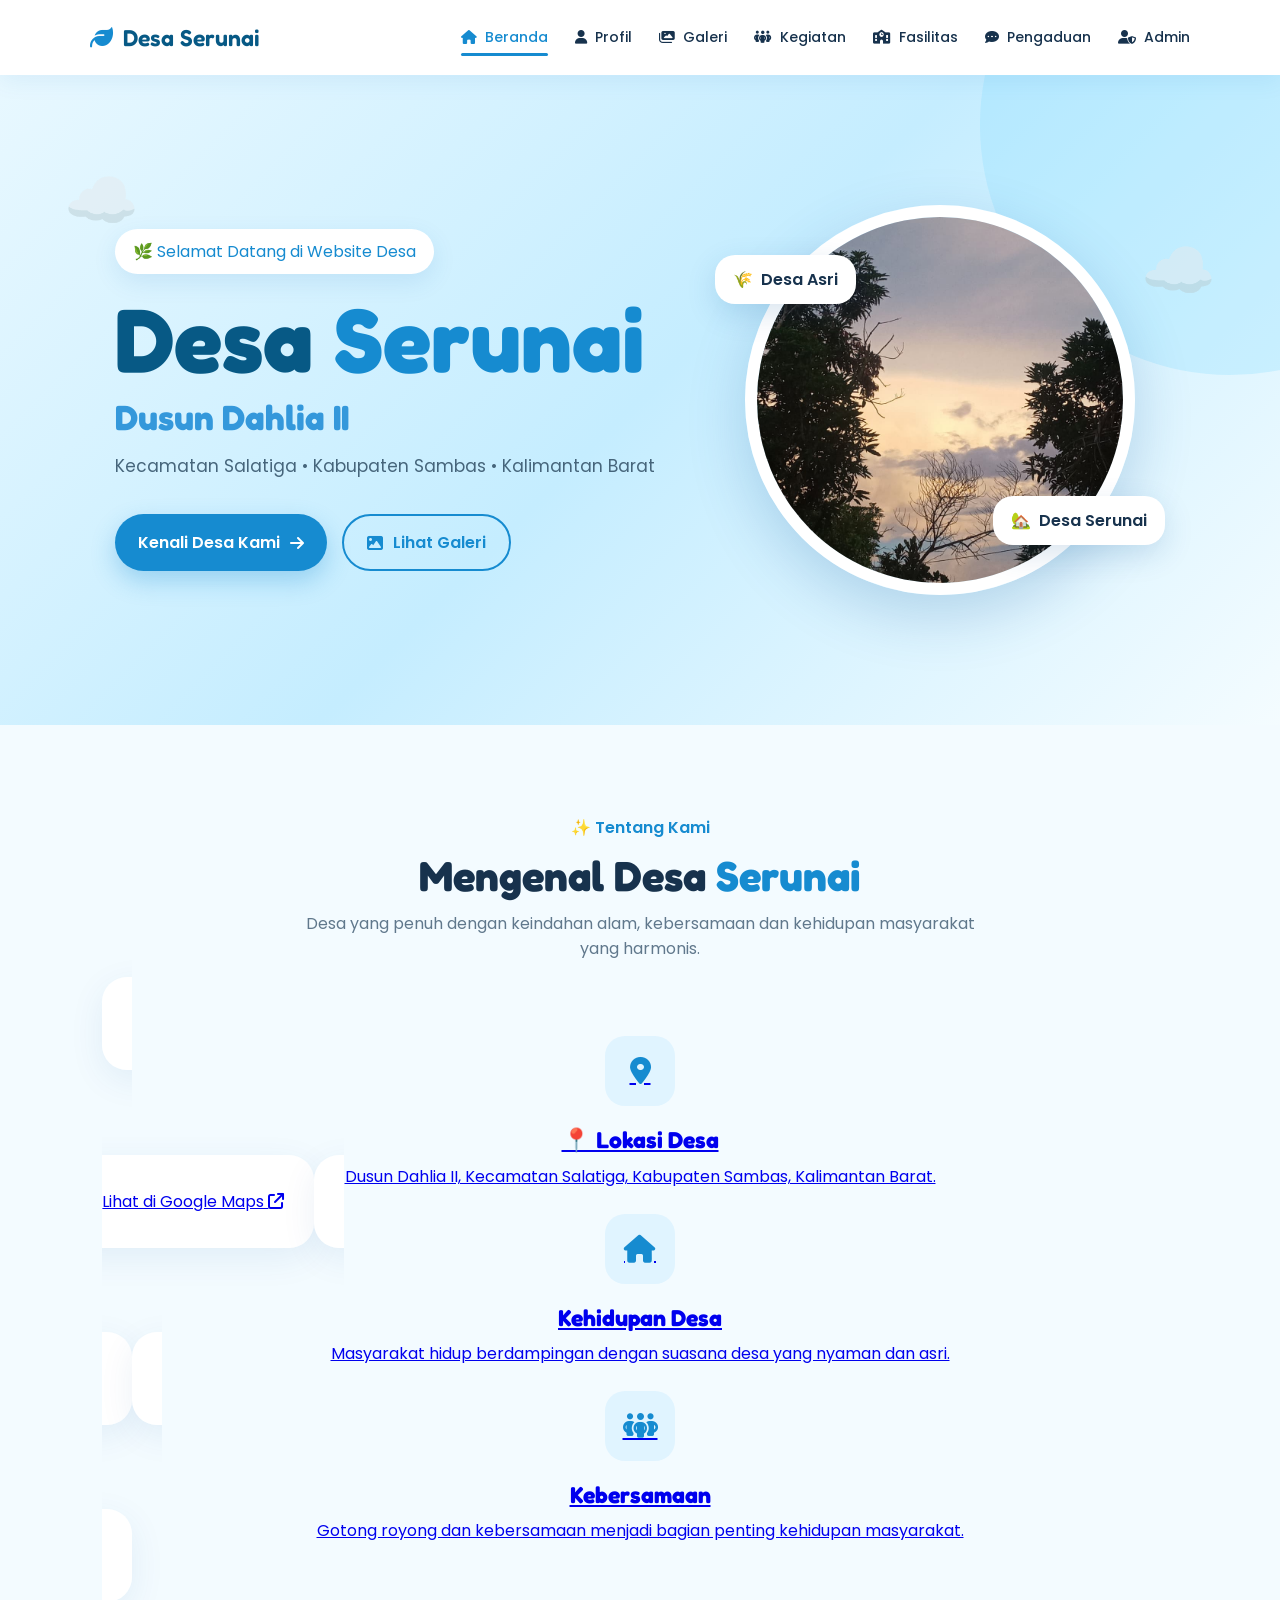
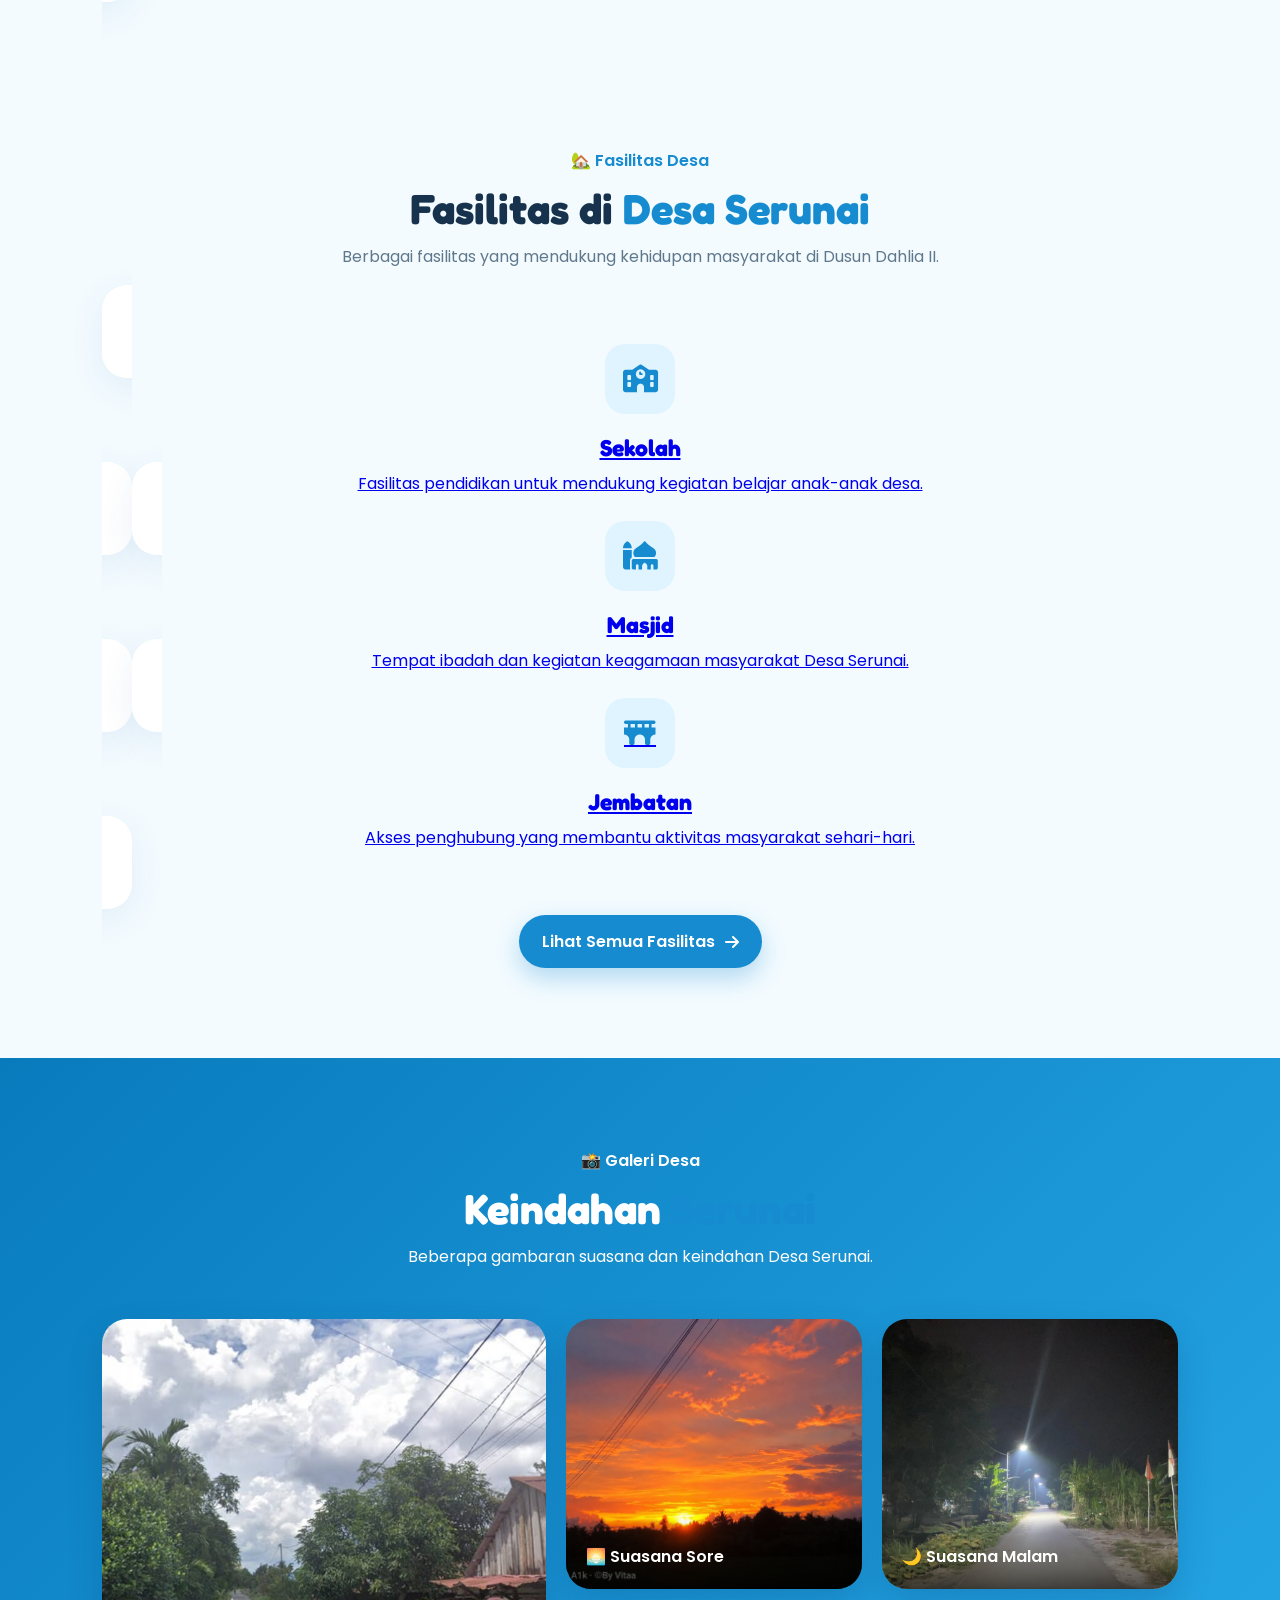
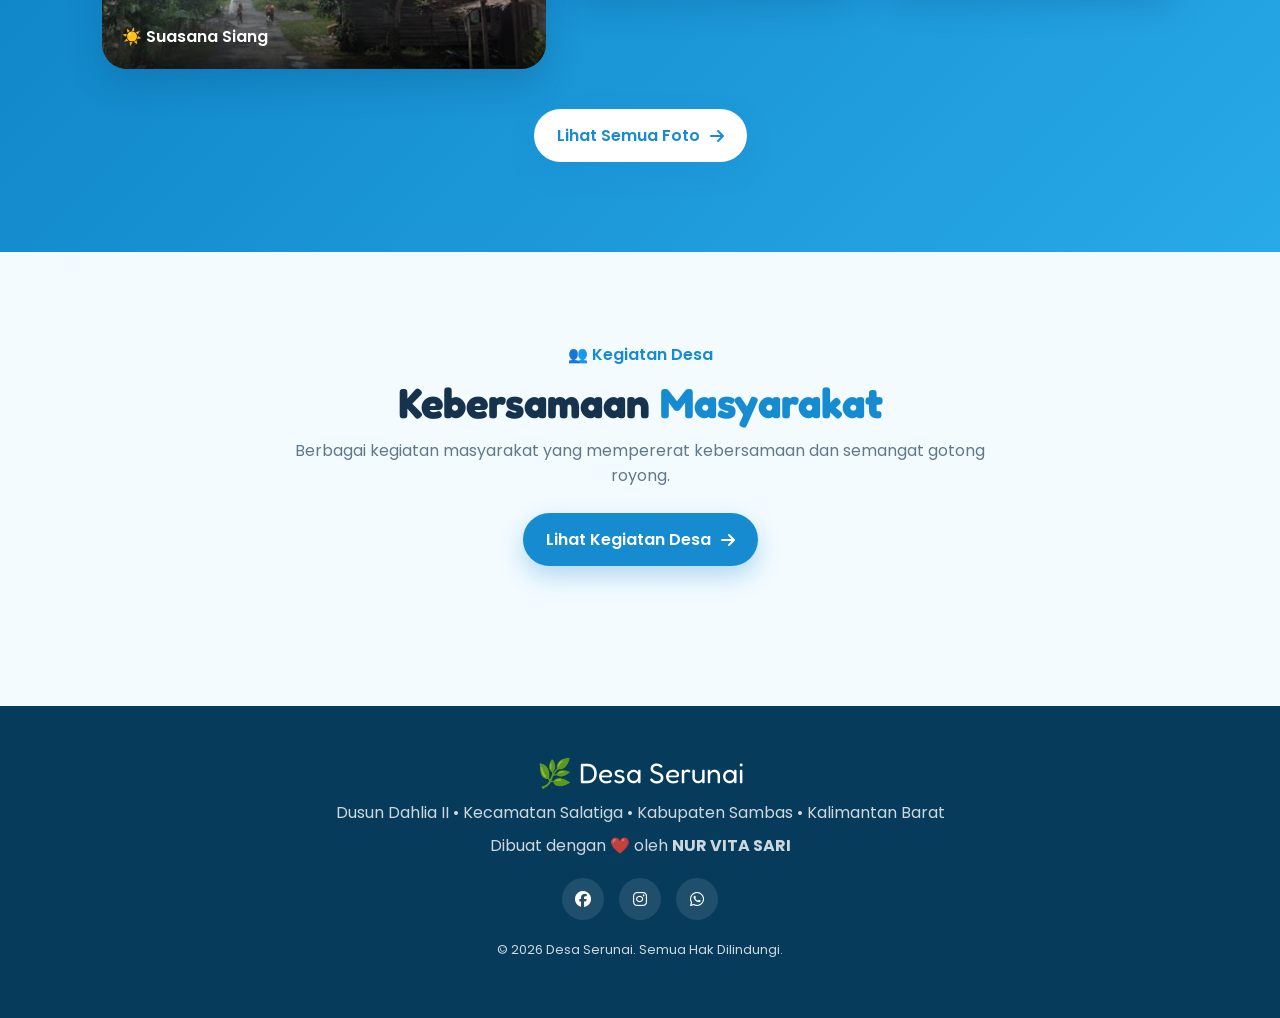
<file: index.html>
<!DOCTYPE html>
<html lang="id">

<head>
    <meta charset="UTF-8">
    <meta name="viewport" content="width=device-width, initial-scale=1.0">

    <title>Desa Serunai | Dusun Dahlia II</title>

    <!-- CSS -->
    <link rel="stylesheet" href="style.css">

    <!-- GOOGLE FONT -->
    <link href="https://fonts.googleapis.com/css2?family=Fredoka:wght@400;500;600;700&family=Poppins:wght@300;400;500;600;700&display=swap" rel="stylesheet">

    <!-- FONT AWESOME -->
    <link rel="stylesheet"
        href="https://cdnjs.cloudflare.com/ajax/libs/font-awesome/6.5.2/css/all.min.css">
</head>

<body>

<!-- =====================================================
                        NAVBAR
===================================================== -->
<!-- =====================================================
                        NAVBAR
===================================================== -->
<nav class="navbar">

    <!-- LOGO -->
    <div class="logo">
        <i class="fa-solid fa-leaf"></i>
        <span>Desa Serunai</span>
    </div>

    <!-- MENU -->
    <div class="menu">

        <a href="index.html" class="active">
            <i class="fa-solid fa-house"></i>
            <span>Beranda</span>
        </a>

        <a href="profil.html">
            <i class="fa-solid fa-user"></i>
            <span>Profil</span>
        </a>

        <a href="galeri.html">
            <i class="fa-solid fa-images"></i>
            <span>Galeri</span>
        </a>

        <a href="kegiatan.html">
            <i class="fa-solid fa-people-group"></i>
            <span>Kegiatan</span>
        </a>

        <a href="fasilitas.html">
            <i class="fa-solid fa-school"></i>
            <span>Fasilitas</span>
        </a>

        <a href="pengaduan.html">
            <i class="fa-solid fa-comment-dots"></i>
            <span>Pengaduan</span>
        </a>

        <a href="login.html">
            <i class="fa-solid fa-user-shield"></i>
            <span>Admin</span>
        </a>

    </div>

    <!-- MENU MOBILE -->
    <div
        class="menu-btn"
        role="button"
        tabindex="0"
        aria-label="Buka menu"
    >
        <i class="fa-solid fa-bars"></i>
    </div>

</nav>


<!-- =====================================================
                        HERO
===================================================== -->
<section class="hero">

    <div class="hero-content">

        <div class="small-title">
            🌿 Selamat Datang di Website Desa
        </div>

        <h1>
            Desa <span>Serunai</span>
        </h1>

        <h2>
            Dusun Dahlia II
        </h2>

        <p>
            Kecamatan Salatiga • Kabupaten Sambas •
            Kalimantan Barat
        </p>

        <div class="hero-buttons">

            <a href="profil.html" class="btn">
                Kenali Desa Kami
                <i class="fa-solid fa-arrow-right"></i>
            </a>

            <a href="galeri.html" class="btn-outline">
                <i class="fa-solid fa-image"></i>
                Lihat Galeri
            </a>

        </div>

    </div>


    <!-- FOTO UTAMA -->
    <div class="hero-image">

        <div class="image-circle">
            <img src="foto/keindahan.jpg" alt="Keindahan Desa Serunai">
        </div>

        <!-- CARD MELAYANG -->
        <div class="floating-card card-one">
            🌾
            <span>Desa Asri</span>
        </div>

        <div class="floating-card card-two">
            🏡
            <span>Desa Serunai</span>
        </div>

    </div>


    <!-- AWAN -->
    <div class="cloud cloud1">
        ☁️
    </div>

    <div class="cloud cloud2">
        ☁️
    </div>

</section>


<!-- =====================================================
                    TENTANG DESA
===================================================== -->
<section class="section">

    <div class="section-title">

        <span>
            ✨ Tentang Kami
        </span>

        <h2>
            Mengenal Desa <b>Serunai</b>
        </h2>

        <p>
            Desa yang penuh dengan keindahan alam,
            kebersamaan dan kehidupan masyarakat
            yang harmonis.
        </p>

    </div>


    <!-- INFO CARD -->
    <div class="info-container">

        <!-- LOKASI -->
    <a href="https://share.google/wRkzvJGLyPzE0hAuF"
   target="_blank"
   rel="noopener noreferrer"
   class="info-card">

    <div class="icon">
        <i class="fa-solid fa-location-dot"></i>
    </div>

    <h3>📍 Lokasi Desa</h3>

    <p>
        Dusun Dahlia II, Kecamatan Salatiga,
        Kabupaten Sambas, Kalimantan Barat.
    </p>

    <span class="location-link">
        Lihat di Google Maps
        <i class="fa-solid fa-arrow-up-right-from-square"></i>
    </span>

</a>


        <!-- KEHIDUPAN -->
        <a href="profil.html" class="info-card">

            <div class="icon">
                <i class="fa-solid fa-house"></i>
            </div>

            <h3>
                Kehidupan Desa
            </h3>

            <p>
                Masyarakat hidup berdampingan dengan
                suasana desa yang nyaman dan asri.
            </p>

        </a>


        <!-- KEBERSAMAAN -->
        <a href="kegiatan.html" class="info-card">

            <div class="icon">
                <i class="fa-solid fa-people-group"></i>
            </div>

            <h3>
                Kebersamaan
            </h3>

            <p>
                Gotong royong dan kebersamaan menjadi
                bagian penting kehidupan masyarakat.
            </p>

        </a>

    </div>

</section>


<!-- =====================================================
                    FASILITAS
===================================================== -->
<section class="section fasilitas-section">

    <div class="section-title">

        <span>
            🏡 Fasilitas Desa
        </span>

        <h2>
            Fasilitas di <b>Desa Serunai</b>
        </h2>

        <p>
            Berbagai fasilitas yang mendukung kehidupan
            masyarakat di Dusun Dahlia II.
        </p>

    </div>


    <div class="info-container">

        <!-- SEKOLAH -->
        <a href="fasilitas.html" class="info-card">

            <div class="icon">
                <i class="fa-solid fa-school"></i>
            </div>

            <h3>Sekolah</h3>

            <p>
                Fasilitas pendidikan untuk mendukung
                kegiatan belajar anak-anak desa.
            </p>

        </a>


        <!-- MUSHOLA -->
        <a href="fasilitas.html" class="info-card">

            <div class="icon">
                <i class="fa-solid fa-mosque"></i>
            </div>

            <h3>Masjid</h3>

            <p>
                Tempat ibadah dan kegiatan keagamaan
                masyarakat Desa Serunai.
            </p>

        </a>


        <!-- JEMBATAN -->
        <a href="fasilitas.html" class="info-card">

            <div class="icon">
                <i class="fa-solid fa-bridge"></i>
            </div>

            <h3>Jembatan</h3>

            <p>
                Akses penghubung yang membantu
                aktivitas masyarakat sehari-hari.
            </p>

        </a>

    </div>


    <div class="center">

        <a href="fasilitas.html" class="btn">

            Lihat Semua Fasilitas

            <i class="fa-solid fa-arrow-right"></i>

        </a>

    </div>

</section>


<!-- =====================================================
                    GALERI
===================================================== -->
<section class="blue-section">

    <div class="section-title white">

        <span>
            📸 Galeri Desa
        </span>

        <h2>
            Keindahan <b>Serunai</b>
        </h2>

        <p>
            Beberapa gambaran suasana dan keindahan
            Desa Serunai.
        </p>

    </div>


    <div class="gallery-preview">

        <!-- SIANG -->
        <div class="gallery-item large">

            <img src="foto/siang.jpg"
                alt="Suasana Siang Desa Serunai">

            <div class="gallery-caption">
                ☀️ Suasana Siang
            </div>

        </div>


        <!-- SORE -->
        <div class="gallery-item">

            <img src="foto/sore.jpg"
                alt="Suasana Sore Desa Serunai">

            <div class="gallery-caption">
                🌅 Suasana Sore
            </div>

        </div>


        <!-- MALAM -->
        <div class="gallery-item">

            <img src="foto/malam.jpg"
                alt="Suasana Malam Desa Serunai">

            <div class="gallery-caption">
                🌙 Suasana Malam
            </div>

        </div>

    </div>


    <div class="center">

        <a href="galeri.html" class="btn white-btn">

            Lihat Semua Foto

            <i class="fa-solid fa-arrow-right"></i>

        </a>

    </div>

</section>


<!-- =====================================================
                    KEGIATAN
===================================================== -->
<section class="section">

    <div class="section-title">

        <span>
            👥 Kegiatan Desa
        </span>

        <h2>
            Kebersamaan <b>Masyarakat</b>
        </h2>

        <p>
            Berbagai kegiatan masyarakat yang mempererat
            kebersamaan dan semangat gotong royong.
        </p>

        <br>

        <a href="kegiatan.html" class="btn">

            Lihat Kegiatan Desa

            <i class="fa-solid fa-arrow-right"></i>

        </a>

    </div>

</section>


<!-- =====================================================
                        FOOTER
===================================================== -->
<footer>

    <div class="footer-logo">
        🌿 Desa Serunai
    </div>

    <p>
        Dusun Dahlia II • Kecamatan Salatiga •
        Kabupaten Sambas • Kalimantan Barat
    </p>


    <!-- PEMBUAT WEBSITE -->
    <p class="created">

        Dibuat dengan ❤️ oleh

        <b>NUR VITA SARI</b>

    </p>


    <!-- SOSIAL MEDIA -->
    <div class="social">

        <a href="#">
            <i class="fab fa-facebook"></i>
        </a>

        <a href="#">
            <i class="fab fa-instagram"></i>
        </a>

        <a href="#">
            <i class="fab fa-whatsapp"></i>
        </a>

    </div>


    <p class="copyright">

        © 2026 Desa Serunai.
        Semua Hak Dilindungi.

    </p>

</footer>


<!-- JAVASCRIPT -->
<script src="script.js"></script>

</body>
</html>
</file>
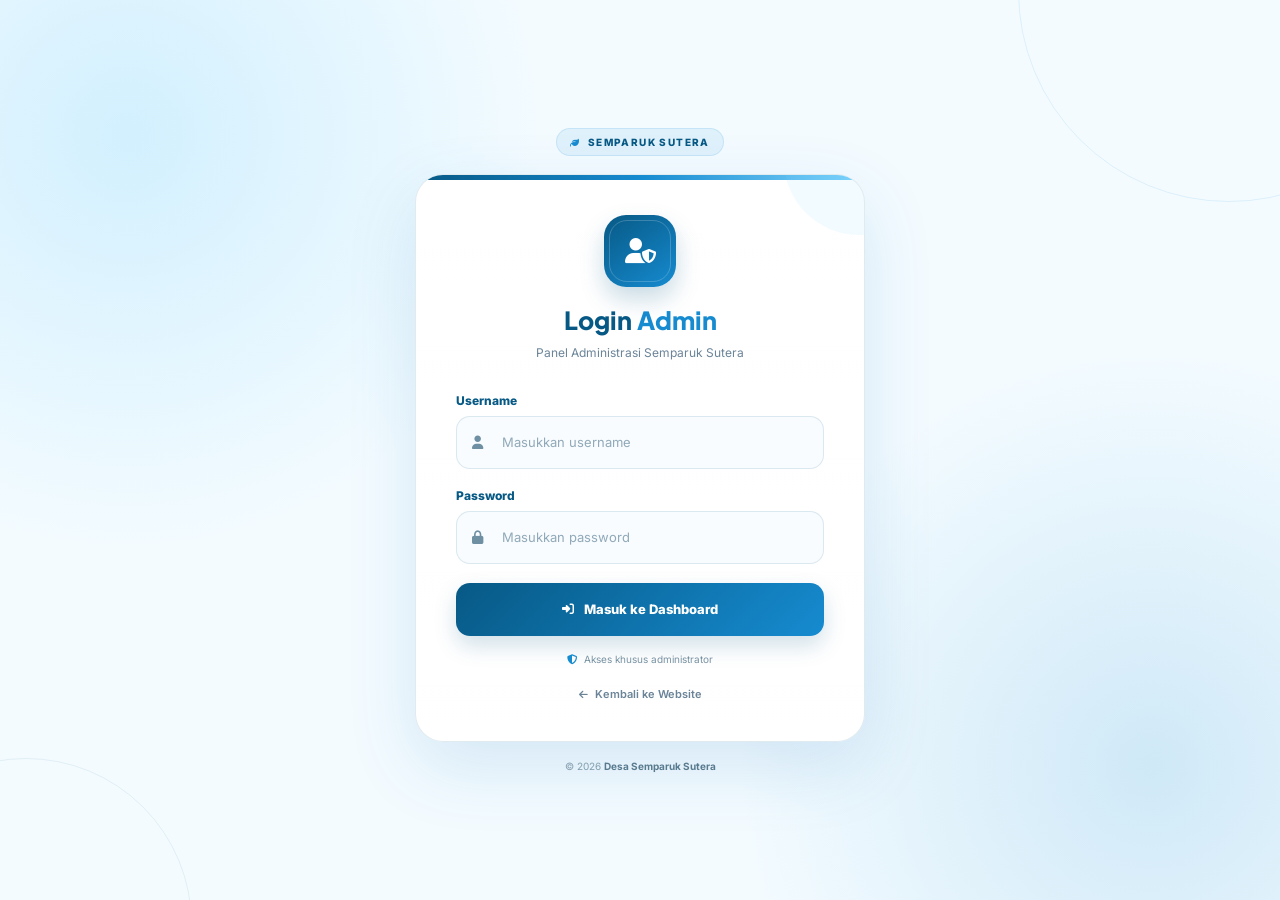
<file: admin.html>
<!doctype html>
<html lang="id">
  <head>
    <meta charset="UTF-8" />
    <meta name="viewport" content="width=device-width, initial-scale=1.0" />

    <title>Admin Pengaduan - Desa Semparuk</title>

    <link rel="preconnect" href="https://fonts.googleapis.com" />
    <link rel="preconnect" href="https://fonts.gstatic.com" crossorigin />

    <link
      href="https://fonts.googleapis.com/css2?family=Inter:wght@400;500;600;700;800&display=swap"
      rel="stylesheet"
    />

    <link
      rel="stylesheet"
      href="https://cdnjs.cloudflare.com/ajax/libs/font-awesome/6.5.2/css/all.min.css"
    />

    <style>
      /* =========================================================
   DESA SERUNAI — ADMIN DASHBOARD
   BLUE PALETTE
========================================================= */

      :root {
        --primary: #168bd0;
        --primary-dark: #075985;
        --secondary: #7dd3fc;
        --accent: #e0f4ff;

        --bg: #f3fbff;
        --soft: #f8fcff;
        --card: #ffffff;

        --text: #17324d;
        --muted: #6b8498;

        --navy: #075985;

        --border: rgba(7, 89, 133, 0.11);

        --icon-bg: #e0f4ff;

        --shadow: 0 16px 45px rgba(0, 100, 180, 0.1);

        --shadow-hover: 0 20px 55px rgba(0, 100, 180, 0.16);
      }

      /* =========================================================
   DARK MODE
========================================================= */

      body.dark {
        --bg: #071923;
        --soft: #0b2230;
        --card: #102d3d;

        --text: #e8f7ff;
        --muted: #9db5c4;

        --navy: #e8f7ff;

        --border: rgba(125, 211, 252, 0.14);

        --icon-bg: #12394d;

        --shadow: 0 16px 45px rgba(0, 0, 0, 0.28);

        --shadow-hover: 0 20px 55px rgba(0, 0, 0, 0.38);
      }

      /* =========================================================
   RESET
========================================================= */

      * {
        box-sizing: border-box;
        margin: 0;
        padding: 0;
      }

      html {
        scroll-behavior: smooth;
      }

      body {
        font-family: "Inter", sans-serif;

        background:
          radial-gradient(
            circle at 90% 5%,
            rgba(125, 211, 252, 0.18),
            transparent 28%
          ),
          var(--bg);

        color: var(--text);

        line-height: 1.6;

        transition:
          background 0.3s ease,
          color 0.3s ease;
      }

      a {
        text-decoration: none;
        color: inherit;
      }

      button,
      input,
      select {
        font-family: inherit;
      }

      .container {
        width: min(1200px, calc(100% - 40px));

        margin: auto;
      }

      /* =========================================================
   NAVBAR
========================================================= */

      .navbar {
        position: fixed;

        top: 0;
        left: 0;

        width: 100%;

        height: 74px;

        z-index: 1000;

        background: rgba(7, 89, 133, 0.96);

        backdrop-filter: blur(18px);

        border-bottom: 1px solid rgba(255, 255, 255, 0.1);

        box-shadow: 0 8px 30px rgba(0, 70, 120, 0.14);
      }

      .nav-inner {
        height: 100%;

        display: flex;

        align-items: center;

        justify-content: space-between;

        gap: 20px;
      }

      .brand {
        display: flex;

        align-items: center;

        gap: 11px;

        color: white;

        flex-shrink: 0;
      }

      .brand-logo {
        width: 43px;
        height: 43px;

        border-radius: 13px;

        background: linear-gradient(145deg, var(--secondary), var(--primary));

        display: flex;

        align-items: center;
        justify-content: center;

        font-family: "Plus Jakarta Sans", sans-serif;

        font-size: 13px;

        font-weight: 800;

        color: white;

        box-shadow: 0 7px 18px rgba(0, 0, 0, 0.15);
      }

      .brand strong {
        display: block;

        font-family: "Plus Jakarta Sans", sans-serif;

        font-size: 13px;

        font-weight: 800;
      }

      .brand small {
        display: block;

        font-size: 10px;

        opacity: 0.65;

        margin-top: 1px;
      }

      .nav-actions {
        display: flex;

        align-items: center;

        gap: 8px;
      }

      .theme-btn,
      .menu-btn {
        width: 40px;
        height: 40px;

        border: 1px solid rgba(255, 255, 255, 0.12);

        border-radius: 12px;

        cursor: pointer;

        background: rgba(255, 255, 255, 0.08);

        color: white;

        font-size: 14px;

        transition: 0.25s;
      }

      .theme-btn:hover,
      .menu-btn:hover {
        background: rgba(255, 255, 255, 0.16);

        transform: translateY(-1px);
      }

      .menu-btn {
        display: none;
      }

      /* =========================================================
   PAGE HEADER
========================================================= */

      .page-header {
        position: relative;

        overflow: hidden;

        padding: 140px 0 55px;

        background:
          radial-gradient(
            circle at 90% 10%,
            rgba(125, 211, 252, 0.3),
            transparent 32%
          ),
          radial-gradient(
            circle at 10% 90%,
            rgba(22, 139, 208, 0.09),
            transparent 30%
          ),
          linear-gradient(135deg, #e8f8ff, #f8fcff);
      }

      body.dark .page-header {
        background:
          radial-gradient(
            circle at 90% 10%,
            rgba(22, 139, 208, 0.16),
            transparent 32%
          ),
          var(--bg);
      }

      /* decorative circle */

      .page-header::after {
        content: "";

        position: absolute;

        width: 300px;
        height: 300px;

        border-radius: 50%;

        border: 1px solid rgba(22, 139, 208, 0.12);

        right: -140px;
        top: -170px;

        pointer-events: none;
      }

      .page-header h1 {
        position: relative;

        font-family: "Plus Jakarta Sans", sans-serif;

        font-size: clamp(30px, 5vw, 47px);

        font-weight: 800;

        line-height: 1.1;

        margin-bottom: 12px;

        color: var(--navy);
      }

      .page-header h1 span {
        color: var(--primary);
      }

      .page-header p {
        color: var(--muted);

        font-size: 13px;

        max-width: 600px;
      }

      /* =========================================================
   MAIN
========================================================= */

      .main {
        padding: 42px 0 80px;
      }

      /* =========================================================
   TOP BAR
========================================================= */

      .top-bar {
        display: flex;

        justify-content: space-between;

        align-items: center;

        gap: 20px;

        margin-bottom: 23px;
      }

      .top-bar-left h2 {
        font-family: "Plus Jakarta Sans", sans-serif;

        font-size: 20px;

        font-weight: 800;

        color: var(--navy);
      }

      .top-bar-left p {
        color: var(--muted);

        font-size: 11px;

        margin-top: 2px;
      }

      .admin-actions {
        display: flex;

        align-items: center;

        justify-content: flex-end;

        gap: 8px;

        flex-wrap: wrap;
      }

      .admin-action {
        display: inline-flex;

        align-items: center;

        justify-content: center;

        gap: 7px;

        padding: 11px 14px;

        border-radius: 11px;

        font-size: 11px;

        font-weight: 700;

        cursor: pointer;

        transition: 0.25s;
      }

      /* WEBSITE BUTTON */

      .admin-action.website {
        background: rgba(22, 139, 208, 0.09);

        color: var(--primary-dark);

        border: 1px solid rgba(22, 139, 208, 0.13);
      }

      .admin-action.website:hover {
        background: rgba(22, 139, 208, 0.15);

        transform: translateY(-2px);
      }

      /* LOGOUT */

      .admin-action.logout {
        background: #dc4f5c;

        color: white;

        border: 1px solid #dc4f5c;
      }

      .admin-action.logout:hover {
        background: #bd3d49;

        transform: translateY(-2px);

        box-shadow: 0 8px 20px rgba(220, 79, 92, 0.2);
      }

      /* REFRESH */

      .refresh-btn {
        border: 0;

        border-radius: 11px;

        padding: 11px 15px;

        background: linear-gradient(
          135deg,
          var(--primary-dark),
          var(--primary)
        );

        color: white;

        font-size: 11px;

        font-weight: 700;

        cursor: pointer;

        transition: 0.25s;

        box-shadow: 0 7px 18px rgba(7, 89, 133, 0.18);
      }

      .refresh-btn:hover {
        transform: translateY(-2px);

        box-shadow: 0 10px 23px rgba(7, 89, 133, 0.25);
      }

      .refresh-btn:disabled {
        opacity: 0.55;

        cursor: not-allowed;

        transform: none;
      }

      /* =========================================================
   STATISTICS
========================================================= */

      .stats-grid {
        display: grid;

        grid-template-columns: repeat(5, 1fr);

        gap: 14px;

        margin-bottom: 23px;
      }

      .stat-card {
        position: relative;

        overflow: hidden;

        background: var(--card);

        border: 1px solid var(--border);

        border-radius: 18px;

        padding: 19px;

        box-shadow: var(--shadow);

        transition:
          transform 0.25s,
          box-shadow 0.25s;
      }

      .stat-card::after {
        content: "";

        position: absolute;

        width: 90px;
        height: 90px;

        border-radius: 50%;

        background: rgba(125, 211, 252, 0.12);

        right: -45px;
        bottom: -45px;
      }

      .stat-card:hover {
        transform: translateY(-3px);

        box-shadow: var(--shadow-hover);
      }

      .stat-icon {
        width: 41px;
        height: 41px;

        border-radius: 12px;

        display: flex;

        align-items: center;
        justify-content: center;

        background: var(--icon-bg);

        color: var(--primary);

        margin-bottom: 14px;

        position: relative;

        z-index: 1;
      }

      .stat-card h3 {
        font-family: "Plus Jakarta Sans", sans-serif;

        font-size: 27px;

        font-weight: 800;

        line-height: 1;

        margin-bottom: 6px;
      }

      .stat-card p {
        font-size: 10px;

        color: var(--muted);
      }

      /* =========================================================
   DASHBOARD GRID
========================================================= */

      .dashboard-grid {
        display: grid;

        grid-template-columns: 1fr 1fr;

        gap: 18px;

        margin-bottom: 23px;
      }

      .card {
        background: var(--card);

        border: 1px solid var(--border);

        border-radius: 20px;

        box-shadow: var(--shadow);

        padding: 23px;
      }

      .card-header {
        display: flex;

        align-items: center;

        justify-content: space-between;

        gap: 10px;

        margin-bottom: 18px;
      }

      .card-header h2 {
        font-family: "Plus Jakarta Sans", sans-serif;

        font-size: 15px;

        font-weight: 800;

        color: var(--navy);
      }

      .card-header span {
        font-size: 9px;

        color: var(--muted);

        padding: 5px 8px;

        border-radius: 20px;

        background: var(--soft);

        border: 1px solid var(--border);
      }

      /* =========================================================
   STATUS CHART
========================================================= */

      .chart-wrapper {
        min-height: 225px;

        display: flex;

        align-items: center;

        justify-content: center;
      }

      .chart {
        width: 180px;
        height: 180px;

        border-radius: 50%;

        position: relative;

        display: flex;

        align-items: center;
        justify-content: center;

        background: var(--soft);

        box-shadow: inset 0 0 0 1px rgba(7, 89, 133, 0.05);
      }

      .chart::before {
        content: "";

        position: absolute;

        width: 112px;
        height: 112px;

        border-radius: 50%;

        background: var(--card);

        box-shadow: 0 5px 18px rgba(0, 80, 150, 0.07);
      }

      .chart-center {
        position: relative;

        z-index: 1;

        text-align: center;
      }

      .chart-center strong {
        display: block;

        font-family: "Plus Jakarta Sans", sans-serif;

        font-size: 27px;

        line-height: 1;

        font-weight: 800;

        color: var(--navy);
      }

      .chart-center span {
        font-size: 9px;

        color: var(--muted);
      }

      .legend {
        display: grid;

        grid-template-columns: 1fr 1fr;

        gap: 8px;

        margin-top: 17px;
      }

      .legend-item {
        display: flex;

        align-items: center;

        justify-content: space-between;

        padding: 9px 10px;

        border-radius: 10px;

        background: var(--soft);

        font-size: 10px;

        color: var(--muted);
      }

      .legend-left {
        display: flex;

        align-items: center;

        gap: 7px;
      }

      .legend-dot {
        width: 8px;
        height: 8px;

        border-radius: 50%;
      }

      /* STATUS COLORS */

      .dot-baru {
        background: #168bd0;
      }

      .dot-diproses {
        background: #7dd3fc;
      }

      .dot-selesai {
        background: #22a06b;
      }

      .dot-ditolak {
        background: #dc4f5c;
      }

      .legend-item strong {
        color: var(--text);

        font-size: 10px;
      }

      /* =========================================================
   LATEST
========================================================= */

      .latest-list {
        display: flex;

        flex-direction: column;

        gap: 8px;
      }

      .latest-item {
        display: flex;

        align-items: center;

        justify-content: space-between;

        gap: 12px;

        padding: 12px;

        border-radius: 12px;

        background: var(--soft);

        border: 1px solid var(--border);

        transition: 0.2s;
      }

      .latest-item:hover {
        border-color: rgba(22, 139, 208, 0.2);

        transform: translateX(2px);
      }

      .latest-info {
        min-width: 0;
      }

      .latest-info strong {
        display: block;

        font-size: 11px;

        font-weight: 700;

        white-space: nowrap;

        overflow: hidden;

        text-overflow: ellipsis;
      }

      .latest-info span {
        display: block;

        font-size: 9px;

        color: var(--muted);

        margin-top: 3px;
      }

      /* =========================================================
   STATUS BADGE
========================================================= */

      .status-badge {
        display: inline-block;

        padding: 5px 9px;

        border-radius: 30px;

        font-size: 8px;

        font-weight: 800;

        text-transform: capitalize;

        white-space: nowrap;
      }

      .status-baru {
        background: #e0f4ff;

        color: #075985;
      }

      .status-diproses {
        background: #e8f7ff;

        color: #1675a8;
      }

      .status-selesai {
        background: #e3f7ed;

        color: #177245;
      }

      .status-ditolak {
        background: #fde5e7;

        color: #b13c48;
      }

      /* =========================================================
   TABLE CARD
========================================================= */

      .table-card {
        padding: 0;

        overflow: hidden;
      }

      .table-header {
        padding: 23px;

        display: flex;

        justify-content: space-between;

        align-items: center;

        gap: 15px;

        border-bottom: 1px solid var(--border);
      }

      .table-header h2 {
        font-family: "Plus Jakarta Sans", sans-serif;

        font-size: 16px;

        font-weight: 800;

        color: var(--navy);
      }

      .table-header p {
        color: var(--muted);

        font-size: 10px;

        margin-top: 3px;
      }

      .search-box {
        position: relative;

        width: 250px;
      }

      .search-box i {
        position: absolute;

        left: 13px;

        top: 50%;

        transform: translateY(-50%);

        color: var(--muted);

        font-size: 11px;
      }

      .search-box input {
        width: 100%;

        height: 39px;

        padding: 0 12px 0 35px;

        border: 1px solid var(--border);

        border-radius: 11px;

        background: var(--soft);

        color: var(--text);

        outline: none;

        font-size: 10px;

        transition: 0.25s;
      }

      .search-box input:focus {
        border-color: var(--primary);

        box-shadow: 0 0 0 3px rgba(22, 139, 208, 0.1);
      }

      /* =========================================================
   TABLE
========================================================= */

      .table-container {
        width: 100%;

        overflow-x: auto;
      }

      table {
        width: 100%;

        border-collapse: collapse;

        min-width: 900px;
      }

      thead {
        background: var(--soft);
      }

      th {
        padding: 12px 15px;

        text-align: left;

        font-size: 9px;

        text-transform: uppercase;

        letter-spacing: 0.7px;

        color: var(--muted);

        white-space: nowrap;
      }

      td {
        padding: 13px 15px;

        border-top: 1px solid var(--border);

        font-size: 10px;

        vertical-align: middle;
      }

      tbody tr {
        transition: 0.2s;
      }

      tbody tr:hover {
        background: rgba(22, 139, 208, 0.035);
      }

      .kode {
        font-weight: 800;

        color: var(--primary);

        white-space: nowrap;
      }

      .nama {
        font-weight: 700;
      }

      .judul {
        max-width: 220px;

        white-space: nowrap;

        overflow: hidden;

        text-overflow: ellipsis;
      }

      .tanggal {
        color: var(--muted);

        white-space: nowrap;
      }

      /* =========================================================
   ACTION BUTTON
========================================================= */

      .action-buttons {
        display: flex;

        gap: 5px;
      }

      .action-btn {
        border: 0;

        border-radius: 8px;

        padding: 7px 9px;

        cursor: pointer;

        font-size: 9px;

        font-weight: 700;

        transition: 0.2s;
      }

      .detail-btn {
        background: rgba(22, 139, 208, 0.1);

        color: var(--primary-dark);
      }

      .delete-btn {
        background: rgba(220, 79, 92, 0.09);

        color: #b13c48;
      }

      .action-btn:hover {
        transform: translateY(-1px);

        filter: brightness(0.96);
      }

      /* =========================================================
   EMPTY + LOADING
========================================================= */

      .empty {
        padding: 45px 20px;

        text-align: center;

        color: var(--muted);

        font-size: 11px;
      }

      .empty i {
        display: block;

        font-size: 27px;

        margin-bottom: 10px;

        color: var(--secondary);

        opacity: 0.8;
      }

      .loading {
        padding: 45px 20px;

        text-align: center;

        color: var(--muted);

        font-size: 11px;
      }

      .loading i {
        display: block;

        font-size: 23px;

        margin-bottom: 10px;

        color: var(--primary);
      }

      /* =========================================================
   TOAST
========================================================= */

      .toast {
        position: fixed;

        right: 20px;
        bottom: 20px;

        z-index: 3000;

        display: flex;

        align-items: center;

        gap: 8px;

        background: var(--navy);

        color: white;

        padding: 12px 17px;

        border-radius: 12px;

        font-size: 10px;

        box-shadow: 0 12px 30px rgba(0, 0, 0, 0.18);

        transform: translateY(100px);

        opacity: 0;

        pointer-events: none;

        transition: 0.3s;
      }

      .toast.show {
        transform: translateY(0);

        opacity: 1;
      }

      .toast.error {
        background: #b13c48;
      }

      /* =========================================================
   FOOTER
========================================================= */

      footer {
        padding: 27px 0;

        background: #063b5b;

        color: white;

        text-align: center;

        font-size: 10px;
      }

      footer .container {
        opacity: 0.75;
      }

      /* =========================================================
   RESPONSIVE
========================================================= */

      @media (max-width: 1050px) {
        .stats-grid {
          grid-template-columns: repeat(3, 1fr);
        }
      }

      @media (max-width: 800px) {
        .dashboard-grid {
          grid-template-columns: 1fr;
        }

        .stats-grid {
          grid-template-columns: repeat(2, 1fr);
        }

        .table-header {
          flex-direction: column;

          align-items: flex-start;
        }

        .search-box {
          width: 100%;
        }

        .top-bar {
          align-items: flex-start;
        }

        .admin-actions {
          justify-content: flex-start;
        }
      }

      @media (max-width: 600px) {
        .container {
          width: calc(100% - 28px);
        }

        .stats-grid {
          grid-template-columns: 1fr;
        }

        .page-header {
          padding: 125px 0 45px;
        }

        .page-header h1 {
          font-size: 32px;
        }

        .main {
          padding: 32px 0 60px;
        }

        .top-bar {
          flex-direction: column;

          align-items: flex-start;
        }

        .admin-actions {
          width: 100%;

          display: grid;

          grid-template-columns: 1fr 1fr;
        }

        .admin-action {
          width: 100%;
        }

        .admin-actions .refresh-btn {
          grid-column: 1 / -1;

          width: 100%;
        }

        .refresh-btn {
          width: 100%;
        }

        .card {
          padding: 18px;

          border-radius: 17px;
        }

        .chart {
          width: 160px;
          height: 160px;
        }

        .chart::before {
          width: 100px;
          height: 100px;
        }

        .legend {
          grid-template-columns: 1fr;
        }

        .toast {
          left: 14px;
          right: 14px;
          bottom: 14px;

          justify-content: center;

          text-align: center;
        }
      }

      @media (max-width: 380px) {
        .admin-actions {
          grid-template-columns: 1fr;
        }

        .admin-actions .refresh-btn {
          grid-column: auto;
        }

        .brand small {
          display: none;
        }

        .page-header h1 {
          font-size: 28px;
        }
      }

      /* =========================================================
   ACCESSIBILITY
========================================================= */

      button:focus-visible,
      input:focus-visible,
      a:focus-visible {
        outline: 3px solid rgba(22, 139, 208, 0.25);

        outline-offset: 3px;
      }
    </style>
  </head>

  <body>
    <!-- =====================================================
       NAVBAR
    ===================================================== -->

    <header class="navbar">
      <div class="container nav-inner">
        <a href="index.html" class="brand">
          <div class="brand-logo">DS</div>

          <div>
            <strong>Desa Semparuk</strong>
            <small>Panel Admin</small>
          </div>
        </a>

        <div class="nav-actions">
          <button
            class="theme-btn"
            id="themeBtn"
            onclick="toggleTheme()"
            title="Mode Gelap"
          >
            <i class="fa-solid fa-moon"></i>
          </button>

          <button class="menu-btn" onclick="toggleMenu()" title="Menu">
            <i class="fa-solid fa-bars"></i>
          </button>
        </div>
      </div>
    </header>

    <!-- =====================================================
       HEADER
    ===================================================== -->

    <section class="page-header">
      <div class="container">
        <h1>
          Dashboard
          <span>Pengaduan</span>
        </h1>

        <p>Kelola dan pantau laporan pengaduan warga Desa Semparuk Sutera.</p>
      </div>
    </section>

    <!-- =====================================================
       MAIN
    ===================================================== -->

    <main class="main">
      <div class="container">
        <!-- TOP BAR -->

        <div class="top-bar">
          <div class="top-bar-left">
            <h2>Ringkasan Pengaduan</h2>

            <p id="lastUpdate">Memuat data...</p>
          </div>

          <div class="admin-actions">
            <a
              href="index.html"
              class="admin-action website"
              title="Kembali ke website"
            >
              <i class="fa-solid fa-globe"></i>
              Lihat Website
            </a>

            <button
              onclick="logoutAdmin()"
              class="admin-action logout"
              title="Logout"
            >
              <i class="fa-solid fa-right-from-bracket"></i>
              Logout
            </button>

            <button
              class="refresh-btn"
              id="refreshBtn"
              onclick="loadData()"
              title="Refresh data"
            >
              <i class="fa-solid fa-rotate"></i>
              Refresh Data
            </button>
          </div>
        </div>

        <!-- =================================================
           STAT CARDS
        ================================================= -->

        <div class="stats-grid">
          <div class="stat-card">
            <div class="stat-icon">
              <i class="fa-solid fa-inbox"></i>
            </div>

            <h3 id="totalCount">0</h3>

            <p>Total Pengaduan</p>
          </div>

          <div class="stat-card">
            <div class="stat-icon">
              <i class="fa-solid fa-bell"></i>
            </div>

            <h3 id="baruCount">0</h3>

            <p>Pengaduan Baru</p>
          </div>

          <div class="stat-card">
            <div class="stat-icon">
              <i class="fa-solid fa-spinner"></i>
            </div>

            <h3 id="diprosesCount">0</h3>

            <p>Sedang Diproses</p>
          </div>

          <div class="stat-card">
            <div class="stat-icon">
              <i class="fa-solid fa-circle-check"></i>
            </div>

            <h3 id="selesaiCount">0</h3>

            <p>Selesai</p>
          </div>

          <div class="stat-card">
            <div class="stat-icon">
              <i class="fa-solid fa-circle-xmark"></i>
            </div>

            <h3 id="ditolakCount">0</h3>

            <p>Ditolak</p>
          </div>
        </div>

        <!-- =================================================
           DASHBOARD
        ================================================= -->

        <div class="dashboard-grid">
          <!-- STATUS CHART -->

          <div class="card">
            <div class="card-header">
              <h2>Status Pengaduan</h2>

              <span>Statistik saat ini</span>
            </div>

            <div class="chart-wrapper">
              <div class="chart" id="statusChart">
                <div class="chart-center">
                  <strong id="chartTotal">0</strong>

                  <span>Pengaduan</span>
                </div>
              </div>
            </div>

            <div class="legend">
              <div class="legend-item">
                <div class="legend-left">
                  <div class="legend-dot dot-baru"></div>
                  Baru
                </div>

                <strong id="legendBaru">0</strong>
              </div>

              <div class="legend-item">
                <div class="legend-left">
                  <div class="legend-dot dot-diproses"></div>
                  Diproses
                </div>

                <strong id="legendDiproses">0</strong>
              </div>

              <div class="legend-item">
                <div class="legend-left">
                  <div class="legend-dot dot-selesai"></div>
                  Selesai
                </div>

                <strong id="legendSelesai">0</strong>
              </div>

              <div class="legend-item">
                <div class="legend-left">
                  <div class="legend-dot dot-ditolak"></div>
                  Ditolak
                </div>

                <strong id="legendDitolak">0</strong>
              </div>
            </div>
          </div>

          <!-- PENGADUAN TERBARU -->

          <div class="card">
            <div class="card-header">
              <h2>Pengaduan Terbaru</h2>

              <span>5 terakhir</span>
            </div>

            <div class="latest-list" id="latestList">
              <div class="loading">
                <i class="fa-solid fa-spinner fa-spin"></i>

                <div>Memuat data...</div>
              </div>
            </div>
          </div>
        </div>

        <!-- =================================================
           TABLE
        ================================================= -->

        <div class="card table-card">
          <div class="table-header">
            <div>
              <h2>Kelola Pengaduan Warga</h2>

              <p>Daftar seluruh laporan yang masuk.</p>
            </div>

            <div class="search-box">
              <i class="fa-solid fa-search"></i>

              <input
                type="text"
                id="searchInput"
                placeholder="Cari kode, nama, judul..."
                oninput="renderTable()"
              />
            </div>
          </div>

          <div class="table-container" id="tableContainer">
            <div class="loading">
              <i class="fa-solid fa-spinner fa-spin"></i>

              <div>Mengambil data dari Google Sheets...</div>
            </div>
          </div>
        </div>
      </div>
    </main>

    <!-- =====================================================
       FOOTER
    ===================================================== -->

    <footer>
      <div class="container">
        © 2026 Desa Semparuk — Panel Administrasi Pengaduan
      </div>
    </footer>

    <!-- =====================================================
       TOAST
    ===================================================== -->

    <div class="toast" id="toast"></div>

    <!-- =====================================================
       JAVASCRIPT
    ===================================================== -->

    <script>
      /* =====================================================
         CEK LOGIN
      ===================================================== */

      if (sessionStorage.getItem("adminLoggedIn") !== "true") {
        window.location.href = "login.html";
      }

      /* =====================================================
         API
      ===================================================== */

      const API_URL =
        "https://script.google.com/macros/s/AKfycbxgeGUoclpvZLsZ_RwT4dJawIZ3gr8XkiV6GflSNU_Hv2D9ID4mY-zDT0lPyElwz_0t/exec";

      /* =====================================================
         DATA
      ===================================================== */

      let complaints = [];

      /* =====================================================
         NAVBAR
      ===================================================== */

      function toggleMenu() {
        document.getElementById("navMenu")?.classList.toggle("show");
      }

      /* =====================================================
         DARK MODE
      ===================================================== */

      function toggleTheme() {
        document.body.classList.toggle("dark");

        const icon = document.querySelector("#themeBtn i");

        if (document.body.classList.contains("dark")) {
          icon.className = "fa-solid fa-sun";

          localStorage.setItem("theme", "dark");
        } else {
          icon.className = "fa-solid fa-moon";

          localStorage.setItem("theme", "light");
        }
      }

      /* =====================================================
         LOAD THEME
      ===================================================== */

      if (localStorage.getItem("theme") === "dark") {
        document.body.classList.add("dark");

        document.querySelector("#themeBtn i").className = "fa-solid fa-sun";
      }

      /* =====================================================
         LOGOUT ADMIN
      ===================================================== */

      function logoutAdmin() {
        const yakin = confirm(
          "Apakah kamu yakin ingin logout dari panel admin?",
        );

        if (!yakin) {
          return;
        }

        sessionStorage.removeItem("adminLoggedIn");

        window.location.href = "login.html";
      }

      /* =====================================================
         LOAD DATA DARI APPS SCRIPT
      ===================================================== */

      function loadData() {
        const refreshBtn = document.getElementById("refreshBtn");

        refreshBtn.disabled = true;
        refreshBtn.innerHTML = `
          <i class="fa-solid fa-spinner fa-spin"></i>
          Memuat...
        `;

        requestJSONP(
          { action: "semua" },
          function (response) {
            refreshBtn.disabled = false;
            refreshBtn.innerHTML = `
              <i class="fa-solid fa-rotate"></i>
              Refresh Data
            `;

            if (!response || !response.success) {
              showToast(response?.message || "Gagal mengambil data.", true);
              return;
            }

            complaints = Array.isArray(response.data) ? response.data : [];
            updateDashboard();
            renderTable();

            document.getElementById("lastUpdate").textContent =
              "Terakhir diperbarui: " + new Date().toLocaleString("id-ID");
          },
          function () {
            refreshBtn.disabled = false;
            refreshBtn.innerHTML = `
              <i class="fa-solid fa-rotate"></i>
              Refresh Data
            `;
            showToast(
              "Google Apps Script sedang lambat. Coba refresh lagi beberapa saat.",
              true,
            );
          },
          3,
        );
      }

      /* =====================================================
         JSONP DENGAN TIMEOUT + RETRY
      ===================================================== */

      function requestJSONP(params, onSuccess, onError, maxRetries) {
        maxRetries = maxRetries || 3;
        let attempt = 0;

        function run() {
          attempt++;

          const callbackName =
            "adminJSONP_" +
            Date.now() +
            "_" +
            Math.random().toString(36).substring(2, 8);

          const script = document.createElement("script");
          script.id = callbackName;
          let finished = false;

          function cleanup() {
            clearTimeout(timeout);
            if (script.parentNode) script.parentNode.removeChild(script);
            delete window[callbackName];
          }

          function fail() {
            if (finished) return;
            finished = true;
            cleanup();

            if (attempt < maxRetries) {
              setTimeout(run, 700 * attempt);
            } else {
              onError(new Error("Google Apps Script tidak merespons."));
            }
          }

          const timeout = setTimeout(fail, 8000);

          window[callbackName] = function (response) {
            if (finished) return;
            finished = true;
            cleanup();
            onSuccess(response);
          };

          const query = new URLSearchParams();
          Object.keys(params).forEach(function (key) {
            query.append(key, params[key]);
          });
          query.append("callback", callbackName);
          query.append("_", Date.now());

          script.src = API_URL + "?" + query.toString();
          script.onerror = fail;
          document.body.appendChild(script);
        }

        run();
      }

      /* =====================================================
         UPDATE DASHBOARD
      ===================================================== */

      function updateDashboard() {
        const total = complaints.length;

        let baru = 0;
        let diproses = 0;
        let selesai = 0;
        let ditolak = 0;

        complaints.forEach(function (item) {
          const status = String(item.status || "baru")
            .toLowerCase()
            .trim();

          if (status === "baru") {
            baru++;
          } else if (status === "diproses") {
            diproses++;
          } else if (status === "selesai") {
            selesai++;
          } else if (status === "ditolak") {
            ditolak++;
          }
        });

        document.getElementById("totalCount").textContent = total;

        document.getElementById("baruCount").textContent = baru;

        document.getElementById("diprosesCount").textContent = diproses;

        document.getElementById("selesaiCount").textContent = selesai;

        document.getElementById("ditolakCount").textContent = ditolak;

        document.getElementById("chartTotal").textContent = total;

        document.getElementById("legendBaru").textContent = baru;

        document.getElementById("legendDiproses").textContent = diproses;

        document.getElementById("legendSelesai").textContent = selesai;

        document.getElementById("legendDitolak").textContent = ditolak;

        updateChart(baru, diproses, selesai, ditolak, total);

        renderLatest();
      }

      /* =====================================================
         UPDATE DONUT CHART
      ===================================================== */

      function updateChart(baru, diproses, selesai, ditolak, total) {
        const chart = document.getElementById("statusChart");

        if (total === 0) {
          chart.style.background = "var(--soft)";

          return;
        }

        const baruDeg = (baru / total) * 360;

        const diprosesDeg = (diproses / total) * 360;

        const selesaiDeg = (selesai / total) * 360;

        const startDiproses = baruDeg;

        const endDiproses = startDiproses + diprosesDeg;

        const startSelesai = endDiproses;

        const endSelesai = startSelesai + selesaiDeg;

        const startDitolak = endSelesai;

        chart.style.background = `
          conic-gradient(
            #008fd5 0deg ${baruDeg}deg,

            #39d6c5
            ${startDiproses}deg
            ${endDiproses}deg,

            #f5b942
            ${startSelesai}deg
            ${endSelesai}deg,

            #e05252
            ${startDitolak}deg
            360deg
          )
        `;
      }

      /* =====================================================
         RENDER PENGADUAN TERBARU
      ===================================================== */

      function renderLatest() {
        const container = document.getElementById("latestList");

        if (complaints.length === 0) {
          container.innerHTML = `
            <div class="empty">
              <i class="fa-solid fa-inbox"></i>
              <div>Belum ada pengaduan.</div>
            </div>
          `;

          return;
        }

        const latest = [...complaints]
          .sort(function (a, b) {
            return parseDate(b.tanggal) - parseDate(a.tanggal);
          })
          .slice(0, 5);

        container.innerHTML = latest
          .map(function (item) {
            const status = normalizeStatus(item.status);

            return `

                  <div class="latest-item">

                    <div class="latest-info">

                      <strong>
                        ${escapeHTML(item.judul || "-")}
                      </strong>

                      <span>
                        ${escapeHTML(item.kode || "-")}
                        ·
                        ${escapeHTML(item.nama || "-")}
                      </span>

                    </div>

                    <span
                      class="status-badge status-${status}"
                    >
                      ${escapeHTML(status)}
                    </span>

                  </div>

                `;
          })
          .join("");
      }

      /* =====================================================
         RENDER TABLE
      ===================================================== */

      function renderTable() {
        const container = document.getElementById("tableContainer");

        const search = document
          .getElementById("searchInput")
          .value.toLowerCase()
          .trim();

        let filtered = complaints.filter(function (item) {
          const text = [
            item.kode,
            item.nama,
            item.kategori,
            item.judul,
            item.lokasi,
            item.status,
          ]
            .join(" ")
            .toLowerCase();

          return text.includes(search);
        });

        filtered = filtered.sort(function (a, b) {
          return parseDate(b.tanggal) - parseDate(a.tanggal);
        });

        if (filtered.length === 0) {
          container.innerHTML = `

            <div class="empty">

              <i class="fa-solid fa-inbox"></i>

              <div>

                ${
                  complaints.length === 0
                    ? "Belum ada pengaduan."
                    : "Pengaduan tidak ditemukan."
                }

              </div>

            </div>

          `;

          return;
        }

        let html = `

          <table>

            <thead>

              <tr>

                <th>No</th>

                <th>Kode</th>

                <th>Nama</th>

                <th>Kategori</th>

                <th>Judul</th>

                <th>Tanggal</th>

                <th>Status</th>

                <th>Aksi</th>

              </tr>

            </thead>

            <tbody>

        `;

        filtered.forEach(function (item, index) {
          const status = normalizeStatus(item.status);

          html += `

              <tr>

                <td>
                  ${index + 1}
                </td>

                <td>

                  <span class="kode">
                    ${escapeHTML(item.kode || "-")}
                  </span>

                </td>

                <td>

                  <span class="nama">
                    ${escapeHTML(item.nama || "-")}
                  </span>

                </td>

                <td>
                  ${escapeHTML(item.kategori || "-")}
                </td>

                <td>

                  <div
                    class="judul"
                    title="${escapeHTML(item.judul || "-")}"
                  >

                    ${escapeHTML(item.judul || "-")}

                  </div>

                </td>

                <td>

                  <span class="tanggal">
                    ${escapeHTML(item.tanggal || "-")}
                  </span>

                </td>

                <td>

                  <span
                    class="status-badge status-${status}"
                  >
                    ${escapeHTML(status)}
                  </span>

                </td>

                <td>

                  <div class="action-buttons">

                    <button
                      class="action-btn detail-btn"
                      onclick="detailPengaduan('${escapeJS(item.id)}')"
                    >

                      <i class="fa-solid fa-eye"></i>

                      Detail

                    </button>


                    <button
                      class="action-btn delete-btn"
                      onclick="hapusPengaduan('${escapeJS(item.id)}')"
                    >

                      <i class="fa-solid fa-trash"></i>

                      Hapus

                    </button>

                  </div>

                </td>

              </tr>

            `;
        });

        html += `

            </tbody>

          </table>

        `;

        container.innerHTML = html;
      }

      /* =====================================================
         DETAIL
      ===================================================== */

      function detailPengaduan(id) {
        if (!id) {
          return;
        }

        window.location.href =
          "detail-pengaduan.html?id=" + encodeURIComponent(id);
      }

      /* =====================================================
         HAPUS PENGADUAN
      ===================================================== */

      function hapusPengaduan(id) {
        const item = complaints.find(function (data) {
          return String(data.id) === String(id);
        });

        if (!item) {
          showToast("Data tidak ditemukan.", true);

          return;
        }

        const yakin = confirm(
          "Yakin ingin menghapus pengaduan " +
            (item.kode || "") +
            "?\n\nData yang dihapus tidak dapat dikembalikan.",
        );

        if (!yakin) {
          return;
        }

        const formData = new FormData();

        formData.append("action", "hapus");

        formData.append("id", id);

        showToast("Menghapus pengaduan...");

        fetch(API_URL, {
          method: "POST",

          body: formData,

          mode: "no-cors",
        })
          .then(function () {
            setTimeout(function () {
              loadData();

              showToast("Pengaduan berhasil dihapus.");
            }, 700);
          })

          .catch(function (error) {
            console.error(error);

            showToast("Gagal menghapus pengaduan.", true);
          });
      }

      /* =====================================================
         NORMALIZE STATUS
      ===================================================== */

      function normalizeStatus(status) {
        const value = String(status || "baru")
          .toLowerCase()
          .trim();

        const allowed = ["baru", "diproses", "selesai", "ditolak"];

        if (allowed.includes(value)) {
          return value;
        }

        return "baru";
      }

      /* =====================================================
         PARSE DATE
      ===================================================== */

      function parseDate(value) {
        if (!value) {
          return 0;
        }

        const match = String(value).match(
          /^(\d{2})\/(\d{2})\/(\d{4})(?:\s+(\d{2}):(\d{2}))?$/,
        );

        if (!match) {
          const fallback = Date.parse(value);

          return isNaN(fallback) ? 0 : fallback;
        }

        const day = Number(match[1]);

        const month = Number(match[2]) - 1;

        const year = Number(match[3]);

        const hour = Number(match[4] || 0);

        const minute = Number(match[5] || 0);

        return new Date(year, month, day, hour, minute).getTime();
      }

      /* =====================================================
         ESCAPE HTML
      ===================================================== */

      function escapeHTML(value) {
        return String(value ?? "")
          .replace(/&/g, "&amp;")
          .replace(/</g, "&lt;")
          .replace(/>/g, "&gt;")
          .replace(/"/g, "&quot;")
          .replace(/'/g, "&#039;");
      }

      /* =====================================================
         ESCAPE JAVASCRIPT
      ===================================================== */

      function escapeJS(value) {
        return String(value ?? "")
          .replace(/\\/g, "\\\\")
          .replace(/'/g, "\\'")
          .replace(/\n/g, "\\n")
          .replace(/\r/g, "\\r");
      }

      /* =====================================================
         CLEANUP JSONP
      ===================================================== */

      function cleanupJSONP(callbackName) {
        const script = document.getElementById(callbackName);

        if (script) {
          script.remove();
        }

        delete window[callbackName];
      }

      /* =====================================================
         TOAST
      ===================================================== */

      function showToast(message, error = false) {
        const toast = document.getElementById("toast");

        toast.textContent = message;

        toast.classList.toggle("error", error);

        toast.classList.add("show");

        setTimeout(function () {
          toast.classList.remove("show");
        }, 3000);
      }

      /* =====================================================
         LOAD DATA SAAT HALAMAN DIBUKA
      ===================================================== */

      document.addEventListener("DOMContentLoaded", function () {
        loadData();
      });
    </script>
  </body>
</html>
</file>
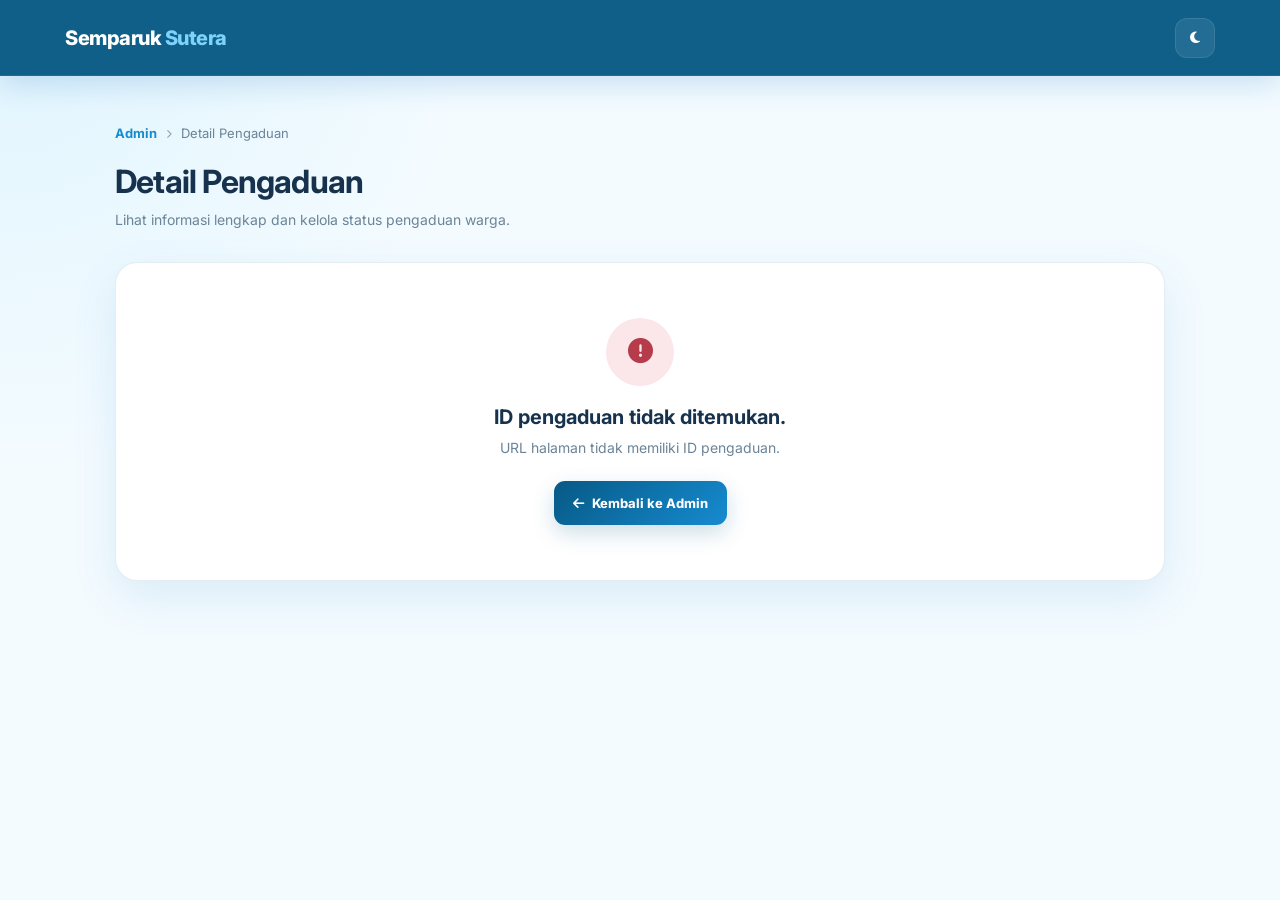
<file: detail-pengaduan.html>
<!doctype html>
<html lang="id">
  <head>
    <meta charset="UTF-8" />
    <meta name="viewport" content="width=device-width, initial-scale=1.0" />

    <title>Detail Pengaduan — Semparuk Sutera</title>

    <link rel="preconnect" href="https://fonts.googleapis.com" />
    <link rel="preconnect" href="https://fonts.gstatic.com" crossorigin />

    <link
      href="https://fonts.googleapis.com/css2?family=Inter:wght@400;500;600;700;800&display=swap"
      rel="stylesheet"
    />

    <link
      rel="stylesheet"
      href="https://cdnjs.cloudflare.com/ajax/libs/font-awesome/6.5.2/css/all.min.css"
    />

   <style>
  :root {
    --primary: #168bd0;
    --primary-dark: #075985;
    --secondary: #7dd3fc;
    --accent: #e0f4ff;

    --bg: #f3fbff;
    --soft: #f8fcff;
    --card: #ffffff;

    --text: #17324d;
    --muted: #6b8498;
    --navy: #075985;

    --border: rgba(7, 89, 133, 0.11);

    --icon-bg: #e0f4ff;

    --shadow: 0 16px 45px rgba(0, 100, 180, 0.10);
    --shadow-hover: 0 20px 55px rgba(0, 100, 180, 0.16);
  }

  * {
    margin: 0;
    padding: 0;
    box-sizing: border-box;
  }

  html {
    scroll-behavior: smooth;
  }

  body {
    font-family: "Inter", sans-serif;
    background:
      radial-gradient(
        circle at top left,
        rgba(125, 211, 252, 0.16),
        transparent 30%
      ),
      var(--bg);
    color: var(--text);
    min-height: 100vh;
  }

  /* =========================
     DARK MODE
  ========================= */

  body.dark {
    --bg: #071923;
    --soft: #0b2230;
    --card: #102d3d;

    --text: #e8f7ff;
    --muted: #9db5c4;

    --navy: #e8f7ff;

    --border: rgba(125, 211, 252, 0.14);

    --icon-bg: #12394d;

    --shadow: 0 18px 50px rgba(0, 0, 0, 0.28);
  }

  /* =========================
     NAVBAR
  ========================= */

  .navbar {
    height: 76px;

    position: fixed;
    top: 0;
    left: 0;
    right: 0;

    z-index: 1000;

    background: rgba(7, 89, 133, 0.96);

    backdrop-filter: blur(16px);
    -webkit-backdrop-filter: blur(16px);

    border-bottom: 1px solid rgba(255, 255, 255, 0.08);

    box-shadow: 0 8px 30px rgba(0, 100, 180, 0.18);
  }

  .nav-container {
    max-width: 1200px;
    height: 100%;

    margin: auto;

    padding: 0 25px;

    display: flex;
    align-items: center;
    justify-content: space-between;
  }

  .logo {
    color: #ffffff;
    text-decoration: none;

    font-size: 20px;
    font-weight: 800;

    letter-spacing: -0.5px;

    transition: 0.25s;
  }

  .logo:hover {
    opacity: 0.9;
  }

  .logo span {
    color: #7dd3fc;
  }

  .nav-actions {
    display: flex;
    align-items: center;
    gap: 10px;
  }

  .nav-btn {
    width: 40px;
    height: 40px;

    border: 1px solid rgba(255, 255, 255, 0.1);

    border-radius: 12px;

    background: rgba(255, 255, 255, 0.08);
    color: #ffffff;

    cursor: pointer;

    transition: 0.25s;

    display: flex;
    align-items: center;
    justify-content: center;
  }

  .nav-btn:hover {
    background: rgba(255, 255, 255, 0.16);
    transform: translateY(-1px);
  }

  .menu-btn {
    display: none;
  }

  /* =========================
     PAGE
  ========================= */

  .page {
    max-width: 1100px;

    margin: auto;

    padding: 125px 25px 60px;
  }

  /* =========================
     BREADCRUMB
  ========================= */

  .breadcrumb {
    display: flex;
    align-items: center;
    gap: 9px;

    margin-bottom: 22px;

    font-size: 13px;
    color: var(--muted);
  }

  .breadcrumb a {
    color: var(--primary);
    text-decoration: none;

    font-weight: 700;

    transition: 0.2s;
  }

  .breadcrumb a:hover {
    color: var(--primary-dark);
  }

  .breadcrumb i {
    font-size: 9px;
    opacity: 0.7;
  }

  /* =========================
     HEADER
  ========================= */

  .page-header {
    margin-bottom: 30px;
  }

  .page-header h1 {
    font-size: 32px;
    line-height: 1.2;

    margin-bottom: 8px;

    letter-spacing: -0.8px;
  }

  .page-header p {
    color: var(--muted);
    font-size: 14px;

    line-height: 1.6;
  }

  /* =========================
     CARD
  ========================= */

  .card {
    background: var(--card);

    border: 1px solid var(--border);

    border-radius: 22px;

    box-shadow: var(--shadow);

    overflow: hidden;

    transition: 0.3s;
  }

  .card-header {
    padding: 25px 28px;

    border-bottom: 1px solid var(--border);

    display: flex;
    align-items: center;
    justify-content: space-between;

    gap: 20px;

    background:
      linear-gradient(
        135deg,
        rgba(22, 139, 208, 0.08),
        rgba(125, 211, 252, 0.04)
      );
  }

  .card-header h2 {
    font-size: 18px;

    font-weight: 800;

    letter-spacing: -0.3px;
  }

  .card-body {
    padding: 30px;
  }

  /* =========================
     STATUS
  ========================= */

  .status {
    display: inline-flex;
    align-items: center;
    gap: 7px;

    padding: 8px 13px;

    border-radius: 50px;

    font-size: 12px;
    font-weight: 800;

    text-transform: capitalize;

    border: 1px solid transparent;
  }

  .status::before {
    content: "";

    width: 7px;
    height: 7px;

    border-radius: 50%;

    background: currentColor;
  }

  .status-baru {
    color: #075985;
    background: #e0f4ff;
    border-color: #c2e7fa;
  }

  .status-diproses {
    color: #1675a8;
    background: #e8f7ff;
    border-color: #c9eafa;
  }

  .status-selesai {
    color: #177245;
    background: #e3f7ed;
    border-color: #ccebd9;
  }

  .status-ditolak {
    color: #b63c4b;
    background: #fbe6e9;
    border-color: #f0cfd4;
  }

  body.dark .status-baru {
    color: #8ed8ff;
    background: rgba(22, 139, 208, 0.20);
    border-color: rgba(125, 211, 252, 0.20);
  }

  body.dark .status-diproses {
    color: #8bd4f7;
    background: rgba(125, 211, 252, 0.15);
    border-color: rgba(125, 211, 252, 0.15);
  }

  body.dark .status-selesai {
    color: #9bd1ad;
    background: rgba(40, 115, 77, 0.20);
    border-color: rgba(155, 209, 173, 0.15);
  }

  body.dark .status-ditolak {
    color: #f0a5af;
    background: rgba(182, 60, 75, 0.18);
    border-color: rgba(240, 165, 175, 0.15);
  }

  /* =========================
     INFO GRID
  ========================= */

  .info-grid {
    display: grid;

    grid-template-columns: repeat(2, 1fr);

    gap: 16px;

    margin-bottom: 32px;
  }

  .info-item {
    padding: 18px;

    border-radius: 15px;

    background: var(--soft);

    border: 1px solid var(--border);

    transition:
      transform 0.25s,
      border-color 0.25s,
      box-shadow 0.25s;
  }

  .info-item:hover {
    transform: translateY(-2px);

    border-color: rgba(22, 139, 208, 0.25);

    box-shadow: 0 8px 25px rgba(0, 100, 180, 0.07);
  }

  .info-label {
    font-size: 10px;

    text-transform: uppercase;

    letter-spacing: 0.7px;

    color: var(--muted);

    margin-bottom: 8px;

    font-weight: 800;
  }

  .info-value {
    font-size: 14px;

    font-weight: 650;

    word-break: break-word;

    line-height: 1.5;
  }

  .info-value a {
    color: var(--primary);

    text-decoration: none;

    transition: 0.2s;
  }

  .info-value a:hover {
    color: var(--primary-dark);
    text-decoration: underline;
  }

  /* =========================
     CONTENT
  ========================= */

  .content-section {
    margin-top: 28px;
  }

  .section-title {
    display: flex;
    align-items: center;
    gap: 10px;

    font-size: 14px;

    font-weight: 800;

    margin-bottom: 13px;
  }

  .section-title i {
    width: 30px;
    height: 30px;

    border-radius: 9px;

    display: flex;
    align-items: center;
    justify-content: center;

    background: var(--icon-bg);

    color: var(--primary);

    font-size: 12px;
  }

  .complaint-title {
    font-size: 21px;

    font-weight: 800;

    line-height: 1.5;

    margin-bottom: 12px;

    letter-spacing: -0.3px;
  }

  .complaint-content {
    background: var(--soft);

    border: 1px solid var(--border);

    border-radius: 15px;

    padding: 21px;

    font-size: 14px;

    line-height: 1.85;

    white-space: pre-wrap;

    word-break: break-word;
  }

  .location {
    display: flex;
    align-items: flex-start;
    gap: 11px;

    padding: 17px;

    background: var(--soft);

    border: 1px solid var(--border);

    border-radius: 15px;

    font-size: 14px;

    line-height: 1.6;
  }

  .location i {
    color: var(--primary);

    margin-top: 3px;

    font-size: 14px;
  }

  /* =========================
     ADMIN FORM
  ========================= */

  .admin-box {
    margin-top: 34px;

    padding: 25px;

    border-radius: 19px;

    background:
      linear-gradient(
        135deg,
        rgba(22, 139, 208, 0.09),
        rgba(125, 211, 252, 0.07)
      );

    border: 1px solid rgba(22, 139, 208, 0.16);
  }

  body.dark .admin-box {
    background:
      linear-gradient(
        135deg,
        rgba(22, 139, 208, 0.14),
        rgba(125, 211, 252, 0.05)
      );
  }

  .admin-box h3 {
    font-size: 17px;

    margin-bottom: 6px;

    display: flex;
    align-items: center;
    gap: 9px;
  }

  .admin-box h3 i {
    color: var(--primary);
  }

  .admin-box > p {
    color: var(--muted);

    font-size: 13px;

    margin-bottom: 23px;

    line-height: 1.6;
  }

  .form-group {
    margin-bottom: 19px;
  }

  .form-group label {
    display: block;

    font-size: 13px;

    font-weight: 750;

    margin-bottom: 8px;
  }

  .form-group select,
  .form-group textarea {
    width: 100%;

    border: 1px solid var(--border);

    background: var(--card);

    color: var(--text);

    border-radius: 12px;

    outline: none;

    font-family: inherit;

    transition:
      border-color 0.25s,
      box-shadow 0.25s,
      background 0.25s;
  }

  .form-group select {
    height: 49px;

    padding: 0 14px;

    cursor: pointer;
  }

  .form-group textarea {
    min-height: 150px;

    padding: 14px;

    resize: vertical;

    line-height: 1.7;
  }

  .form-group select:focus,
  .form-group textarea:focus {
    border-color: var(--primary);

    box-shadow: 0 0 0 4px rgba(22, 139, 208, 0.10);
  }

  .form-group textarea::placeholder {
    color: var(--muted);
    opacity: 0.8;
  }

  /* =========================
     BUTTON
  ========================= */

  .form-actions {
    display: flex;

    justify-content: flex-end;

    gap: 10px;

    margin-top: 24px;
  }

  .btn {
    border: 0;

    padding: 12px 19px;

    min-height: 44px;

    border-radius: 11px;

    font-family: inherit;

    font-size: 13px;

    font-weight: 750;

    cursor: pointer;

    transition:
      transform 0.25s,
      box-shadow 0.25s,
      background 0.25s,
      opacity 0.25s;

    display: inline-flex;

    align-items: center;

    justify-content: center;

    gap: 8px;
  }

  .btn:disabled {
    opacity: 0.65;
    cursor: not-allowed;
    transform: none !important;
  }

  .btn-primary {
    color: white;

    background: linear-gradient(
      135deg,
      var(--primary-dark),
      var(--primary)
    );

    box-shadow: 0 8px 22px rgba(7, 89, 133, 0.20);
  }

  .btn-primary:hover:not(:disabled) {
    transform: translateY(-2px);

    box-shadow: 0 12px 28px rgba(7, 89, 133, 0.27);
  }

  .btn-secondary {
    background: var(--soft);

    color: var(--text);

    border: 1px solid var(--border);
  }

  .btn-secondary:hover {
    background: var(--icon-bg);

    transform: translateY(-2px);
  }

  /* =========================
     LOADING
  ========================= */

  .loading {
    padding: 75px 20px;

    text-align: center;

    color: var(--muted);

    font-size: 14px;
  }

  .spinner {
    width: 38px;
    height: 38px;

    border: 3px solid rgba(22, 139, 208, 0.16);

    border-top-color: var(--primary);

    border-radius: 50%;

    animation: spin 0.8s linear infinite;

    margin: 0 auto 16px;
  }

  @keyframes spin {
    to {
      transform: rotate(360deg);
    }
  }

  /* =========================
     ERROR
  ========================= */

  .error-box {
    padding: 55px 25px;

    text-align: center;
  }

  .error-icon {
    width: 68px;
    height: 68px;

    margin: 0 auto 19px;

    border-radius: 50%;

    display: flex;
    align-items: center;
    justify-content: center;

    background: #fbe6e9;

    color: #b63c4b;

    font-size: 25px;
  }

  .error-box h2 {
    font-size: 20px;

    margin-bottom: 8px;
  }

  .error-box p {
    color: var(--muted);

    font-size: 14px;

    line-height: 1.6;

    max-width: 500px;

    margin: 0 auto 22px;
  }

  /* =========================
     TOAST
  ========================= */

  .toast {
    position: fixed;

    right: 25px;
    bottom: 25px;

    z-index: 3000;

    max-width: 380px;

    padding: 14px 17px;

    border-radius: 13px;

    background: var(--navy);

    color: white;

    font-size: 13px;

    line-height: 1.5;

    box-shadow: 0 15px 40px rgba(0, 0, 0, 0.2);

    transform: translateY(20px);

    opacity: 0;

    pointer-events: none;

    transition: 0.3s;
  }

  .toast.show {
    transform: translateY(0);

    opacity: 1;
  }

  .toast.success {
    background: #167a9c;
  }

  .toast.error {
    background: #b63c4b;
  }

  /* =========================
     RESPONSIVE
  ========================= */

  @media (max-width: 950px) {
    .menu-btn {
      display: flex;
    }

    .page {
      max-width: 900px;
    }
  }

  @media (max-width: 700px) {
    .navbar {
      height: 70px;
    }

    .nav-container {
      padding: 0 16px;
    }

    .logo {
      font-size: 18px;
    }

    .nav-btn {
      width: 38px;
      height: 38px;

      border-radius: 10px;
    }

    .page {
      padding: 105px 16px 40px;
    }

    .breadcrumb {
      margin-bottom: 18px;

      font-size: 12px;
    }

    .page-header {
      margin-bottom: 23px;
    }

    .page-header h1 {
      font-size: 26px;

      letter-spacing: -0.5px;
    }

    .page-header p {
      font-size: 13px;
    }

    .card {
      border-radius: 18px;
    }

    .card-header {
      padding: 20px;

      align-items: flex-start;

      flex-direction: column;

      gap: 13px;
    }

    .card-header h2 {
      font-size: 17px;
    }

    .card-body {
      padding: 20px;
    }

    .info-grid {
      grid-template-columns: 1fr;

      gap: 12px;

      margin-bottom: 27px;
    }

    .info-item {
      padding: 16px;
    }

    .content-section {
      margin-top: 25px;
    }

    .complaint-title {
      font-size: 19px;
    }

    .complaint-content {
      padding: 17px;

      font-size: 13px;
    }

    .location {
      padding: 15px;

      font-size: 13px;
    }

    .admin-box {
      padding: 19px;

      border-radius: 16px;
    }

    .form-actions {
      flex-direction: column;
    }

    .btn {
      width: 100%;
    }

    .toast {
      left: 16px;
      right: 16px;
      bottom: 16px;

      max-width: none;
    }
  }

  @media (max-width: 400px) {
    .page {
      padding-left: 12px;
      padding-right: 12px;
    }

    .card-body {
      padding: 16px;
    }

    .card-header {
      padding: 17px;
    }

    .page-header h1 {
      font-size: 24px;
    }
  }
</style>
   </style>
  </head>

  <body>
    <!-- =========================
     NAVBAR
========================= -->

    <header class="navbar">
      <div class="nav-container">
        <a href="index.html" class="logo"> Semparuk <span>Sutera</span> </a>

    
        <div class="nav-actions">
          <button class="nav-btn" id="darkModeBtn" title="Mode Gelap">
            <i class="fa-solid fa-moon"></i>
          </button>

          <button class="nav-btn menu-btn" id="menuBtn">
            <i class="fa-solid fa-bars"></i>
          </button>
        </div>
      </div>
    </header>

    <!-- =========================
     MAIN
========================= -->

    <main class="page">
      <div class="breadcrumb">
        <a href="admin.html"> Admin </a>

        <i class="fa-solid fa-chevron-right"></i>

        <span> Detail Pengaduan </span>
      </div>

      <div class="page-header">
        <h1>Detail Pengaduan</h1>

        <p>Lihat informasi lengkap dan kelola status pengaduan warga.</p>
      </div>

      <div id="app">
        <div class="card">
          <div class="loading">
            <div class="spinner"></div>

            Memuat data pengaduan...
          </div>
        </div>
      </div>
    </main>

    <!-- TOAST -->

    <div class="toast" id="toast"></div>

    <script>
      /* =====================================================
   KONFIGURASI API
===================================================== */

      const API_URL =
        "https://script.google.com/macros/s/AKfycbxgeGUoclpvZLsZ_RwT4dJawIZ3gr8XkiV6GflSNU_Hv2D9ID4mY-zDT0lPyElwz_0t/exec";

      /* =====================================================
   ELEMENT
===================================================== */

      const app = document.getElementById("app");

      const toast = document.getElementById("toast");

      /* =====================================================
   DARK MODE
===================================================== */

      const darkModeBtn = document.getElementById("darkModeBtn");

      if (localStorage.getItem("darkMode") === "true") {
        document.body.classList.add("dark");

        darkModeBtn.innerHTML = '<i class="fa-solid fa-sun"></i>';
      }

      darkModeBtn.addEventListener("click", function () {
        document.body.classList.toggle("dark");

        const dark = document.body.classList.contains("dark");

        localStorage.setItem("darkMode", dark);

        darkModeBtn.innerHTML = dark
          ? '<i class="fa-solid fa-sun"></i>'
          : '<i class="fa-solid fa-moon"></i>';
      });

      /* =====================================================
   MOBILE MENU
===================================================== */

      const menuBtn = document.getElementById("menuBtn");

      const navMenu = document.getElementById("navMenu");

      menuBtn.addEventListener("click", function () {
        navMenu.classList.toggle("show");
      });

      /* =====================================================
   TOAST
===================================================== */

      let toastTimer;

      function showToast(message, type = "success") {
        toast.textContent = message;

        toast.className = "toast show " + type;

        clearTimeout(toastTimer);

        toastTimer = setTimeout(function () {
          toast.className = "toast";
        }, 3000);
      }

      /* =====================================================
   ESCAPE HTML
===================================================== */

      function escapeHTML(value) {
        if (value === null || value === undefined) {
          return "";
        }

        return String(value)
          .replace(/&/g, "&amp;")

          .replace(/</g, "&lt;")

          .replace(/>/g, "&gt;")

          .replace(/"/g, "&quot;")

          .replace(/'/g, "&#039;");
      }

      /* =====================================================
   GET ID DARI URL
===================================================== */

      const params = new URLSearchParams(window.location.search);

      const complaintId = params.get("id");

      /* =====================================================
   VALIDASI ID
===================================================== */

      if (!complaintId) {
        showError(
          "ID pengaduan tidak ditemukan.",
          "URL halaman tidak memiliki ID pengaduan.",
        );
      } else {
        loadComplaint();
      }

      /* =====================================================
   LOAD DETAIL
===================================================== */

      function loadComplaint() {
        requestJSONP(
          {
            action: "detail",
            id: complaintId,
          },
          function (response) {
            try {
              if (response && response.success && response.data) {
                renderComplaint(response.data);
              } else {
                showError(
                  "Pengaduan tidak ditemukan.",
                  response?.message || "Data tidak tersedia.",
                );
              }
            } catch (error) {
              console.error(error);
              showError(
                "Terjadi kesalahan.",
                "Data pengaduan tidak dapat diproses.",
              );
            }
          },
          function () {
            showError(
              "Google Apps Script sedang lambat.",
              "Silakan muat ulang halaman beberapa saat lagi.",
            );
          },
          3,
        );
      }

      /* =====================================================
   JSONP DENGAN TIMEOUT + RETRY
===================================================== */

      function requestJSONP(params, onSuccess, onError, maxRetries) {
        maxRetries = maxRetries || 3;
        let attempt = 0;

        function run() {
          attempt++;

          const callbackName =
            "detailJSONP_" +
            Date.now() +
            "_" +
            Math.random().toString(36).substring(2, 8);

          const script = document.createElement("script");
          let finished = false;

          function cleanup() {
            clearTimeout(timeout);
            if (script.parentNode) script.parentNode.removeChild(script);
            delete window[callbackName];
          }

          function fail() {
            if (finished) return;
            finished = true;
            cleanup();

            if (attempt < maxRetries) {
              setTimeout(run, 700 * attempt);
            } else {
              onError(new Error("Google Apps Script tidak merespons."));
            }
          }

          const timeout = setTimeout(fail, 8000);

          window[callbackName] = function (response) {
            if (finished) return;
            finished = true;
            cleanup();
            onSuccess(response);
          };

          const query = new URLSearchParams();
          Object.keys(params).forEach(function (key) {
            query.append(key, params[key]);
          });
          query.append("callback", callbackName);
          query.append("_", Date.now());

          script.src = API_URL + "?" + query.toString();
          script.onerror = fail;
          document.body.appendChild(script);
        }

        run();
      }

      /* =====================================================
   RENDER DETAIL
===================================================== */

      function renderComplaint(data) {
        const status = String(data.status || "baru").toLowerCase();

        let statusClass = "status-baru";

        if (status === "diproses") {
          statusClass = "status-diproses";
        }

        if (status === "selesai") {
          statusClass = "status-selesai";
        }

        if (status === "ditolak") {
          statusClass = "status-ditolak";
        }

        const kontak = escapeHTML(data.kontak || "-");

        app.innerHTML = `

        <div class="card">

            <div class="card-header">

                <div>

                    <h2>
                        Pengaduan
                        ${escapeHTML(data.kode || "-")}
                    </h2>

                </div>

                <span
                    class="status ${statusClass}">

                    ${escapeHTML(status)}

                </span>

            </div>


            <div class="card-body">


                <!-- INFORMASI -->

                <div class="info-grid">


                    <div class="info-item">

                        <div class="info-label">
                            Kode Pengaduan
                        </div>

                        <div class="info-value">
                            ${escapeHTML(data.kode || "-")}
                        </div>

                    </div>


                    <div class="info-item">

                        <div class="info-label">
                            Nama Warga
                        </div>

                        <div class="info-value">
                            ${escapeHTML(data.nama || "-")}
                        </div>

                    </div>


                    <div class="info-item">

                        <div class="info-label">
                            Kontak
                        </div>

                        <div class="info-value">

                            ${
                              data.kontak
                                ? `<a href="tel:${escapeHTML(data.kontak)}">
                                    ${kontak}
                                </a>`
                                : "-"
                            }

                        </div>

                    </div>


                    <div class="info-item">

                        <div class="info-label">
                            Kategori
                        </div>

                        <div class="info-value">
                            ${escapeHTML(data.kategori || "-")}
                        </div>

                    </div>


                    <div class="info-item">

                        <div class="info-label">
                            Tanggal Pengaduan
                        </div>

                        <div class="info-value">
                            ${escapeHTML(data.tanggal || "-")}
                        </div>

                    </div>


                    <div class="info-item">

                        <div class="info-label">
                            Terakhir Diperbarui
                        </div>

                        <div class="info-value">
                            ${escapeHTML(data.diperbarui || "-")}
                        </div>

                    </div>

                </div>



                <!-- LOKASI -->

                <div class="content-section">

                    <div class="section-title">

                        <i class="fa-solid fa-location-dot"></i>

                        Lokasi Kejadian

                    </div>


                    <div class="location">

                        <i class="fa-solid fa-location-dot"></i>

                        <span>
                            ${escapeHTML(data.lokasi || "Lokasi tidak dicantumkan.")}
                        </span>

                    </div>

                </div>



                <!-- JUDUL -->

                <div class="content-section">

                    <div class="section-title">

                        <i class="fa-solid fa-file-lines"></i>

                        Judul Pengaduan

                    </div>


                    <div class="complaint-title">

                        ${escapeHTML(data.judul || "-")}

                    </div>

                </div>



                <!-- ISI -->

                <div class="content-section">

                    <div class="section-title">

                        <i class="fa-solid fa-align-left"></i>

                        Isi Pengaduan

                    </div>


                    <div class="complaint-content">

                        ${escapeHTML(data.isi || "-")}

                    </div>

                </div>



                <!-- ADMIN -->

                <div class="admin-box">

                    <h3>
                        <i class="fa-solid fa-user-shield"></i>
                        Tindakan Admin
                    </h3>

                    <p>
                        Perbarui status dan berikan tanggapan kepada warga.
                    </p>


                    <div class="form-group">

                        <label for="status">
                            Status Pengaduan
                        </label>


                        <select id="status">

                            <option
                                value="baru"
                                ${status === "baru" ? "selected" : ""}>
                                Baru
                            </option>

                            <option
                                value="diproses"
                                ${status === "diproses" ? "selected" : ""}>
                                Diproses
                            </option>

                            <option
                                value="selesai"
                                ${status === "selesai" ? "selected" : ""}>
                                Selesai
                            </option>

                            <option
                                value="ditolak"
                                ${status === "ditolak" ? "selected" : ""}>
                                Ditolak
                            </option>

                        </select>

                    </div>



                    <div class="form-group">

                        <label for="tanggapan">
                            Tanggapan Admin
                        </label>


                        <textarea
                            id="tanggapan"
                            placeholder="Tulis tanggapan untuk warga..."
                        >${escapeHTML(data.tanggapan || "")}</textarea>

                    </div>



                    <div class="form-actions">

                        <button
                            class="btn btn-secondary"
                            onclick="window.location.href='admin.html'">

                            <i class="fa-solid fa-arrow-left"></i>

                            Kembali

                        </button>


                        <button
                            class="btn btn-primary"
                            id="saveBtn"
                            onclick="updateComplaint()">

                            <i class="fa-solid fa-floppy-disk"></i>

                            Simpan Perubahan

                        </button>

                    </div>

                </div>


            </div>

        </div>

    `;
      }

      /* =====================================================
   UPDATE PENGADUAN
===================================================== */

      function updateComplaint() {
        const status = document.getElementById("status").value;
        const tanggapan = document.getElementById("tanggapan").value;
        const saveBtn = document.getElementById("saveBtn");

        saveBtn.disabled = true;
        saveBtn.innerHTML = `
        <i class="fa-solid fa-spinner fa-spin"></i>
        Menyimpan...
    `;

        const formData = new URLSearchParams();
        formData.append("action", "update");
        formData.append("id", complaintId);
        formData.append("status", status);
        formData.append("tanggapan", tanggapan);

        fetch(API_URL, {
          method: "POST",
          mode: "no-cors",
          headers: {
            "Content-Type": "application/x-www-form-urlencoded",
          },
          body: formData.toString(),
        })
          .then(function () {
            // Verifikasi perubahan melalui endpoint detail.
            verifyUpdate(status, tanggapan, 0);
          })
          .catch(function (error) {
            console.error(error);
            finishUpdateError("Gagal mengirim perubahan. Silakan coba lagi.");
          });
      }

      function verifyUpdate(expectedStatus, expectedResponse, attempt) {
        requestJSONP(
          {
            action: "detail",
            id: complaintId,
          },
          function (response) {
            if (response && response.success && response.data) {
              const currentStatus = String(
                response.data.status || "",
              ).toLowerCase();
              const currentResponse = String(response.data.tanggapan || "");

              if (
                currentStatus === String(expectedStatus).toLowerCase() &&
                currentResponse === String(expectedResponse)
              ) {
                showToast("Perubahan berhasil disimpan.", "success");

                setTimeout(function () {
                  window.location.href = "admin.html";
                }, 900);
                return;
              }
            }

            if (attempt < 2) {
              setTimeout(function () {
                verifyUpdate(expectedStatus, expectedResponse, attempt + 1);
              }, 1000);
              return;
            }

            finishUpdateError(
              "Perubahan belum dapat diverifikasi. Jangan klik Simpan berulang kali; periksa kembali beberapa detik lagi.",
            );
          },
          function () {
            if (attempt < 2) {
              setTimeout(function () {
                verifyUpdate(expectedStatus, expectedResponse, attempt + 1);
              }, 1200);
              return;
            }

            finishUpdateError(
              "Server Google sedang lambat. Perubahan mungkin sudah tersimpan. Jangan klik Simpan berulang kali.",
            );
          },
          3,
        );
      }

      function finishUpdateError(message) {
        const saveBtn = document.getElementById("saveBtn");

        saveBtn.disabled = false;
        saveBtn.innerHTML = `
        <i class="fa-solid fa-floppy-disk"></i>
        Simpan Perubahan
    `;

        showToast(message, "error");
      }

      /* =====================================================
   ERROR PAGE
===================================================== */

      function showError(title, message) {
        app.innerHTML = `

        <div class="card">

            <div class="error-box">

                <div class="error-icon">

                    <i class="fa-solid fa-circle-exclamation"></i>

                </div>


                <h2>
                    ${escapeHTML(title)}
                </h2>


                <p>
                    ${escapeHTML(message)}
                </p>


                <button
                    class="btn btn-primary"
                    onclick="window.location.href='admin.html'">

                    <i class="fa-solid fa-arrow-left"></i>

                    Kembali ke Admin

                </button>

            </div>

        </div>

    `;
      }
    </script>
  </body>
</html>
</file>
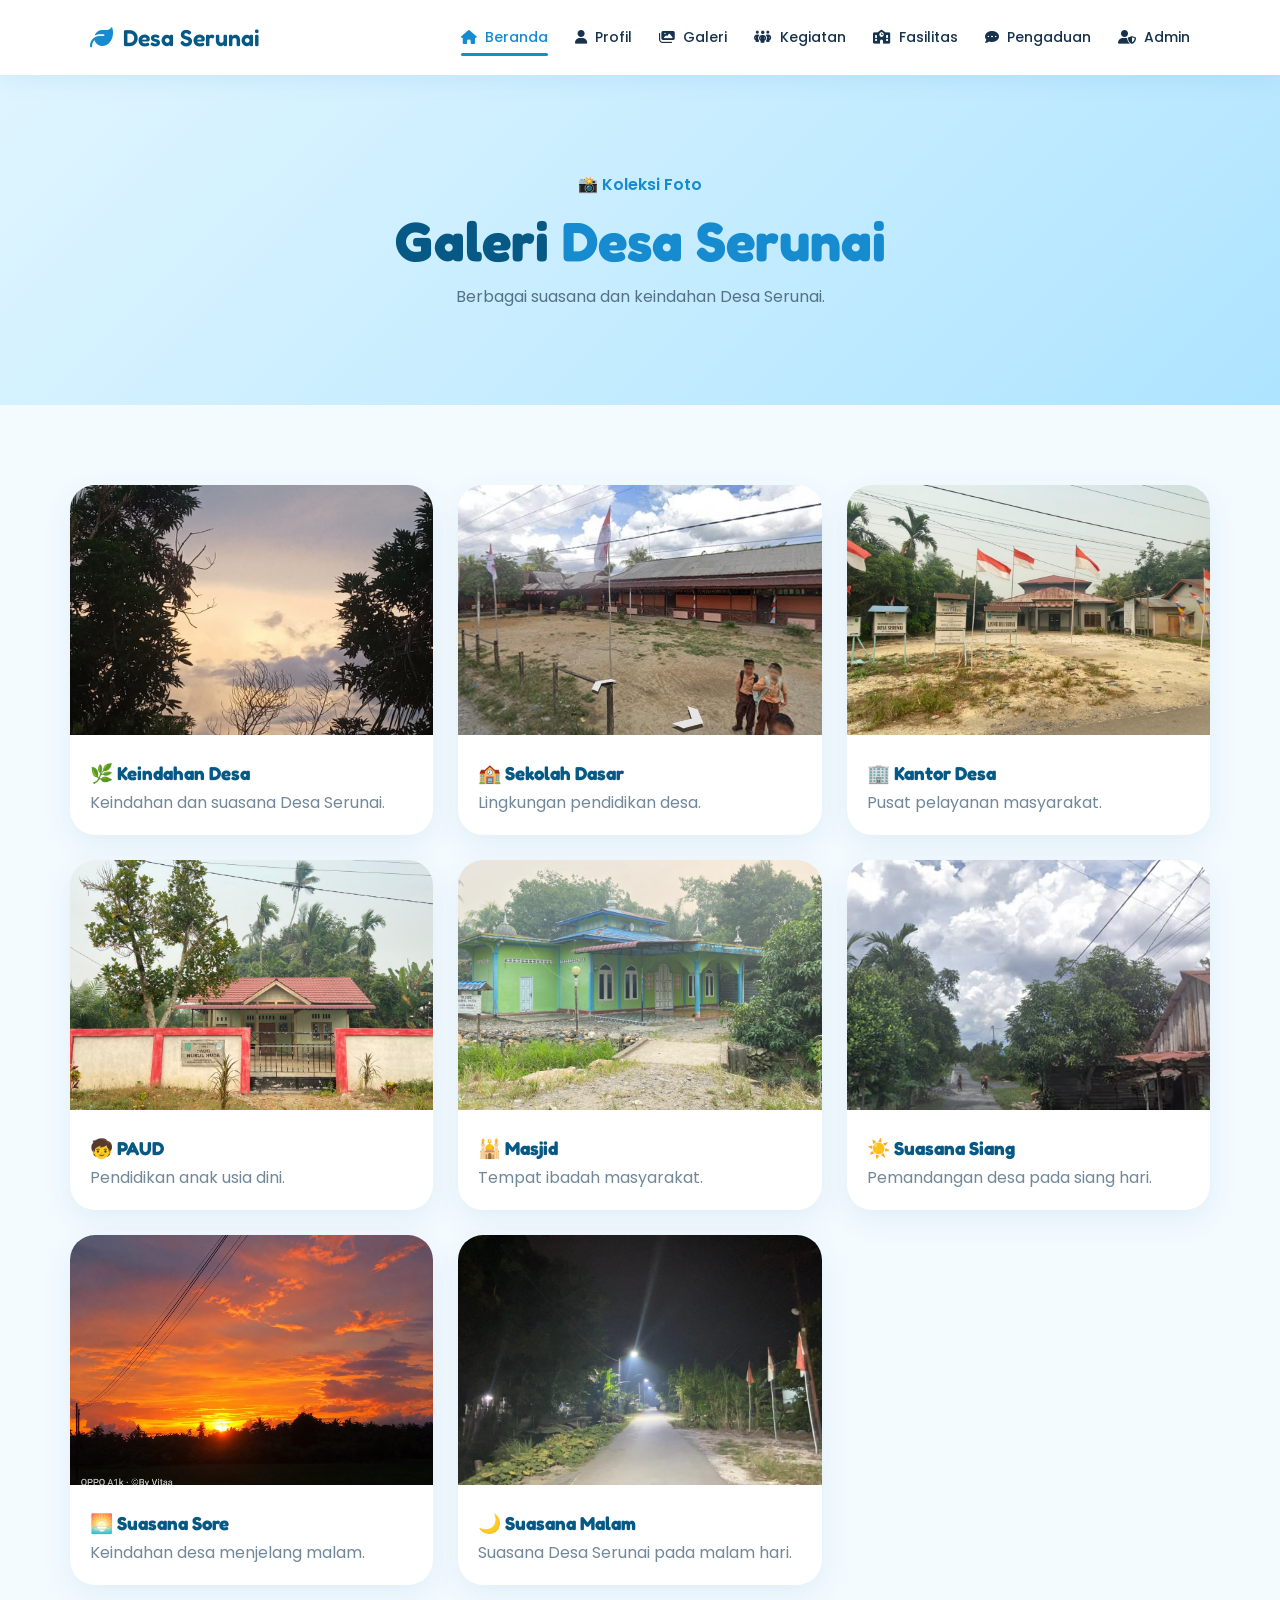
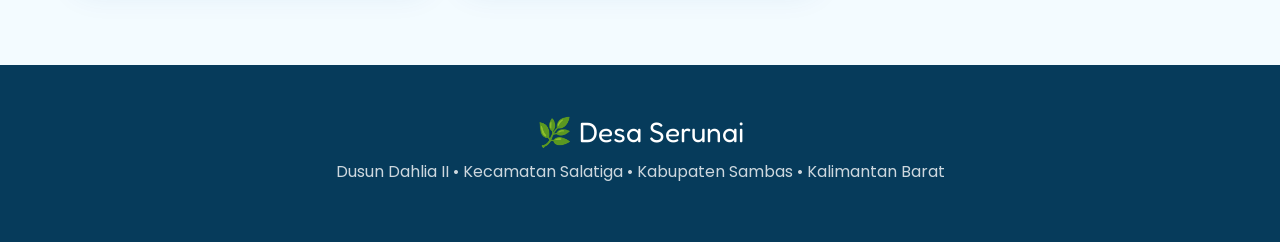
<file: galeri.html>
<!DOCTYPE html>
<html lang="id">

<head>

<meta charset="UTF-8">
<meta name="viewport" content="width=device-width, initial-scale=1.0">

<title>Galeri Desa Serunai</title>

<link rel="stylesheet" href="style.css">

<link href="https://fonts.googleapis.com/css2?family=Fredoka:wght@400;500;600;700&family=Poppins:wght@300;400;500;600;700&display=swap" rel="stylesheet">

<link rel="stylesheet" href="https://cdnjs.cloudflare.com/ajax/libs/font-awesome/6.5.2/css/all.min.css">
</head>


<body>

<!-- =====================================================
                        NAVBAR
===================================================== -->
<nav class="navbar">

    <!-- LOGO -->
    <div class="logo">
        <i class="fa-solid fa-leaf"></i>
        <span>Desa Serunai</span>
    </div>

    <!-- MENU -->
    <div class="menu">

        <a href="index.html" class="active">
            <i class="fa-solid fa-house"></i>
            <span>Beranda</span>
        </a>

        <a href="profil.html">
            <i class="fa-solid fa-user"></i>
            <span>Profil</span>
        </a>

        <a href="galeri.html">
            <i class="fa-solid fa-images"></i>
            <span>Galeri</span>
        </a>

        <a href="kegiatan.html">
            <i class="fa-solid fa-people-group"></i>
            <span>Kegiatan</span>
        </a>

        <a href="fasilitas.html">
            <i class="fa-solid fa-school"></i>
            <span>Fasilitas</span>
        </a>

        <a href="pengaduan.html">
            <i class="fa-solid fa-comment-dots"></i>
            <span>Pengaduan</span>
        </a>

        <a href="login.html">
            <i class="fa-solid fa-user-shield"></i>
            <span>Admin</span>
        </a>

    </div>

    <!-- MENU MOBILE -->
    <div
        class="menu-btn"
        role="button"
        tabindex="0"
        aria-label="Buka menu"
    >
        <i class="fa-solid fa-bars"></i>
    </div>

</nav>


<section class="page-header">

<span>📸 Koleksi Foto</span>

<h1>
Galeri <b>Desa Serunai</b>
</h1>

<p>
Berbagai suasana dan keindahan Desa Serunai.
</p>

</section>


<section class="gallery-page">


<div class="gallery-box">

<img src="foto/keindahan.jpg">

<div class="gallery-info">
<h3>🌿 Keindahan Desa</h3>
<p>Keindahan dan suasana Desa Serunai.</p>
</div>

</div>


<div class="gallery-box">

<img src="foto/sd.jpg">

<div class="gallery-info">
<h3>🏫 Sekolah Dasar</h3>
<p>Lingkungan pendidikan desa.</p>
</div>

</div>


<div class="gallery-box">

<img src="foto/kantor-desa.jpg">

<div class="gallery-info">
<h3>🏢 Kantor Desa</h3>
<p>Pusat pelayanan masyarakat.</p>
</div>

</div>


<div class="gallery-box">

<img src="foto/paud.jpg">

<div class="gallery-info">
<h3>🧒 PAUD</h3>
<p>Pendidikan anak usia dini.</p>
</div>

</div>


<div class="gallery-box">

<img src="foto/masjid.jpg">

<div class="gallery-info">
<h3>🕌 Masjid</h3>
<p>Tempat ibadah masyarakat.</p>
</div>

</div>


<div class="gallery-box">

<img src="foto/siang.jpg">

<div class="gallery-info">
<h3>☀️ Suasana Siang</h3>
<p>Pemandangan desa pada siang hari.</p>
</div>

</div>


<div class="gallery-box">

<img src="foto/sore.jpg">

<div class="gallery-info">
<h3>🌅 Suasana Sore</h3>
<p>Keindahan desa menjelang malam.</p>
</div>

</div>


<div class="gallery-box">

<img src="foto/malam.jpg">

<div class="gallery-info">
<h3>🌙 Suasana Malam</h3>
<p>Suasana Desa Serunai pada malam hari.</p>
</div>

</div>


</section>


<footer>

<div class="footer-logo">
🌿 Desa Serunai
</div>

<p>
Dusun Dahlia II • Kecamatan Salatiga •
Kabupaten Sambas • Kalimantan Barat
</p>

</footer>


<script src="script.js"></script>

</body>
</html>
</file>
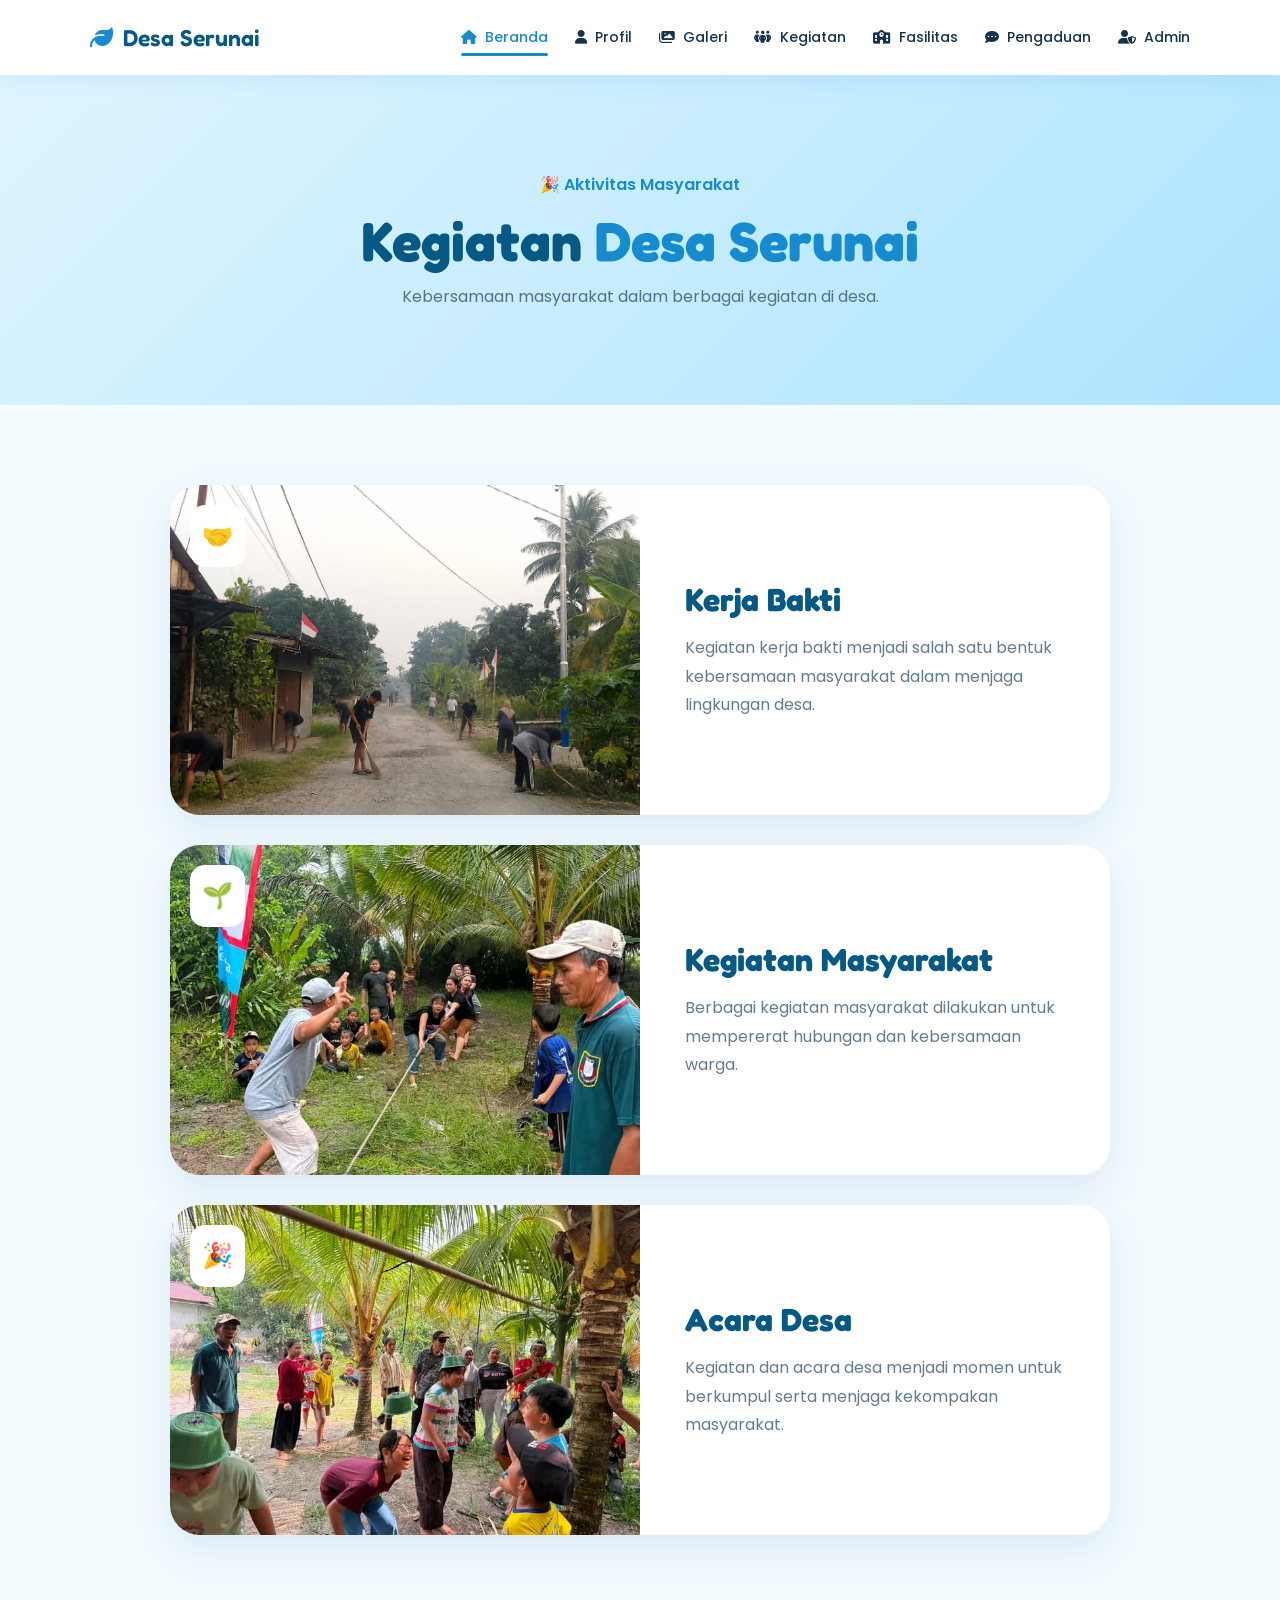
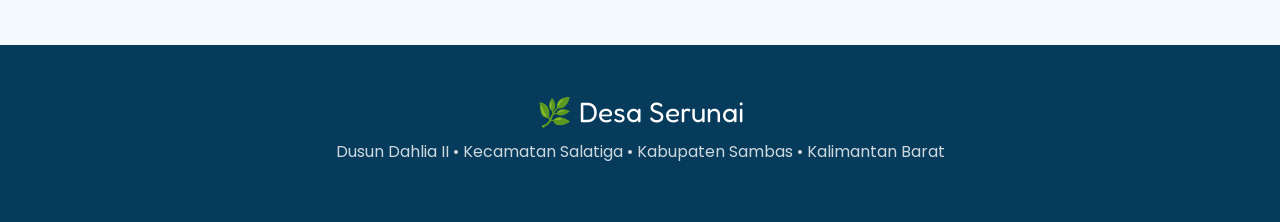
<file: kegiatan.html>
<!DOCTYPE html>
<html lang="id">

<head>

<meta charset="UTF-8">
<meta name="viewport" content="width=device-width, initial-scale=1.0">

<title>Kegiatan Desa Serunai</title>

<link rel="stylesheet" href="style.css">

<link href="https://fonts.googleapis.com/css2?family=Fredoka:wght@400;500;600;700&family=Poppins:wght@300;400;500;600;700&display=swap" rel="stylesheet">

<link rel="stylesheet" href="https://cdnjs.cloudflare.com/ajax/libs/font-awesome/6.5.2/css/all.min.css">
</head>


<body>

<!-- =====================================================
                        NAVBAR
===================================================== -->
<!-- =====================================================
                        NAVBAR
===================================================== -->

<nav class="navbar">

    <!-- LOGO -->
    <div class="logo">
        <i class="fa-solid fa-leaf"></i>
        <span>Desa Serunai</span>
    </div>

    <!-- MENU -->
    <div class="menu">

        <a href="index.html" class="active">
            <i class="fa-solid fa-house"></i>
            <span>Beranda</span>
        </a>

        <a href="profil.html">
            <i class="fa-solid fa-user"></i>
            <span>Profil</span>
        </a>

        <a href="galeri.html">
            <i class="fa-solid fa-images"></i>
            <span>Galeri</span>
        </a>

        <a href="kegiatan.html">
            <i class="fa-solid fa-people-group"></i>
            <span>Kegiatan</span>
        </a>

        <a href="fasilitas.html">
            <i class="fa-solid fa-school"></i>
            <span>Fasilitas</span>
        </a>

        <a href="pengaduan.html">
            <i class="fa-solid fa-comment-dots"></i>
            <span>Pengaduan</span>
        </a>

        <a href="login.html">
            <i class="fa-solid fa-user-shield"></i>
            <span>Admin</span>
        </a>

    </div>

    <!-- MENU MOBILE -->
    <div
        class="menu-btn"
        role="button"
        tabindex="0"
        aria-label="Buka menu"
    >
        <i class="fa-solid fa-bars"></i>
    </div>

</nav>

<section class="page-header">

<span>🎉 Aktivitas Masyarakat</span>

<h1>
Kegiatan <b>Desa Serunai</b>
</h1>

<p>
Kebersamaan masyarakat dalam berbagai
kegiatan di desa.
</p>

</section>


<section class="activity-section">


<div class="activity-card">

<div class="activity-image">

<img src="foto/kerja-bakti.jpg">

<span>🤝</span>

</div>

<div class="activity-content">

<h2>Kerja Bakti</h2>

<p>
Kegiatan kerja bakti menjadi salah satu
bentuk kebersamaan masyarakat dalam
menjaga lingkungan desa.
</p>

</div>

</div>


<div class="activity-card">

<div class="activity-image">

<img src="foto/kebersamaan1.jpg">

<span>🌱</span>

</div>

<div class="activity-content">

<h2>Kegiatan Masyarakat</h2>

<p>
Berbagai kegiatan masyarakat dilakukan
untuk mempererat hubungan dan
kebersamaan warga.
</p>

</div>

</div>


<div class="activity-card">

<div class="activity-image">

<img src="foto/kebersamaan2.jpg">

<span>🎉</span>

</div>

<div class="activity-content">

<h2>Acara Desa</h2>

<p>
Kegiatan dan acara desa menjadi momen
untuk berkumpul serta menjaga
kekompakan masyarakat.
</p>

</div>

</div>


</section>


<footer>

<div class="footer-logo">
🌿 Desa Serunai
</div>

<p>
Dusun Dahlia II • Kecamatan Salatiga •
Kabupaten Sambas • Kalimantan Barat
</p>

</footer>


<script src="script.js"></script>

</body>
</html>
</file>
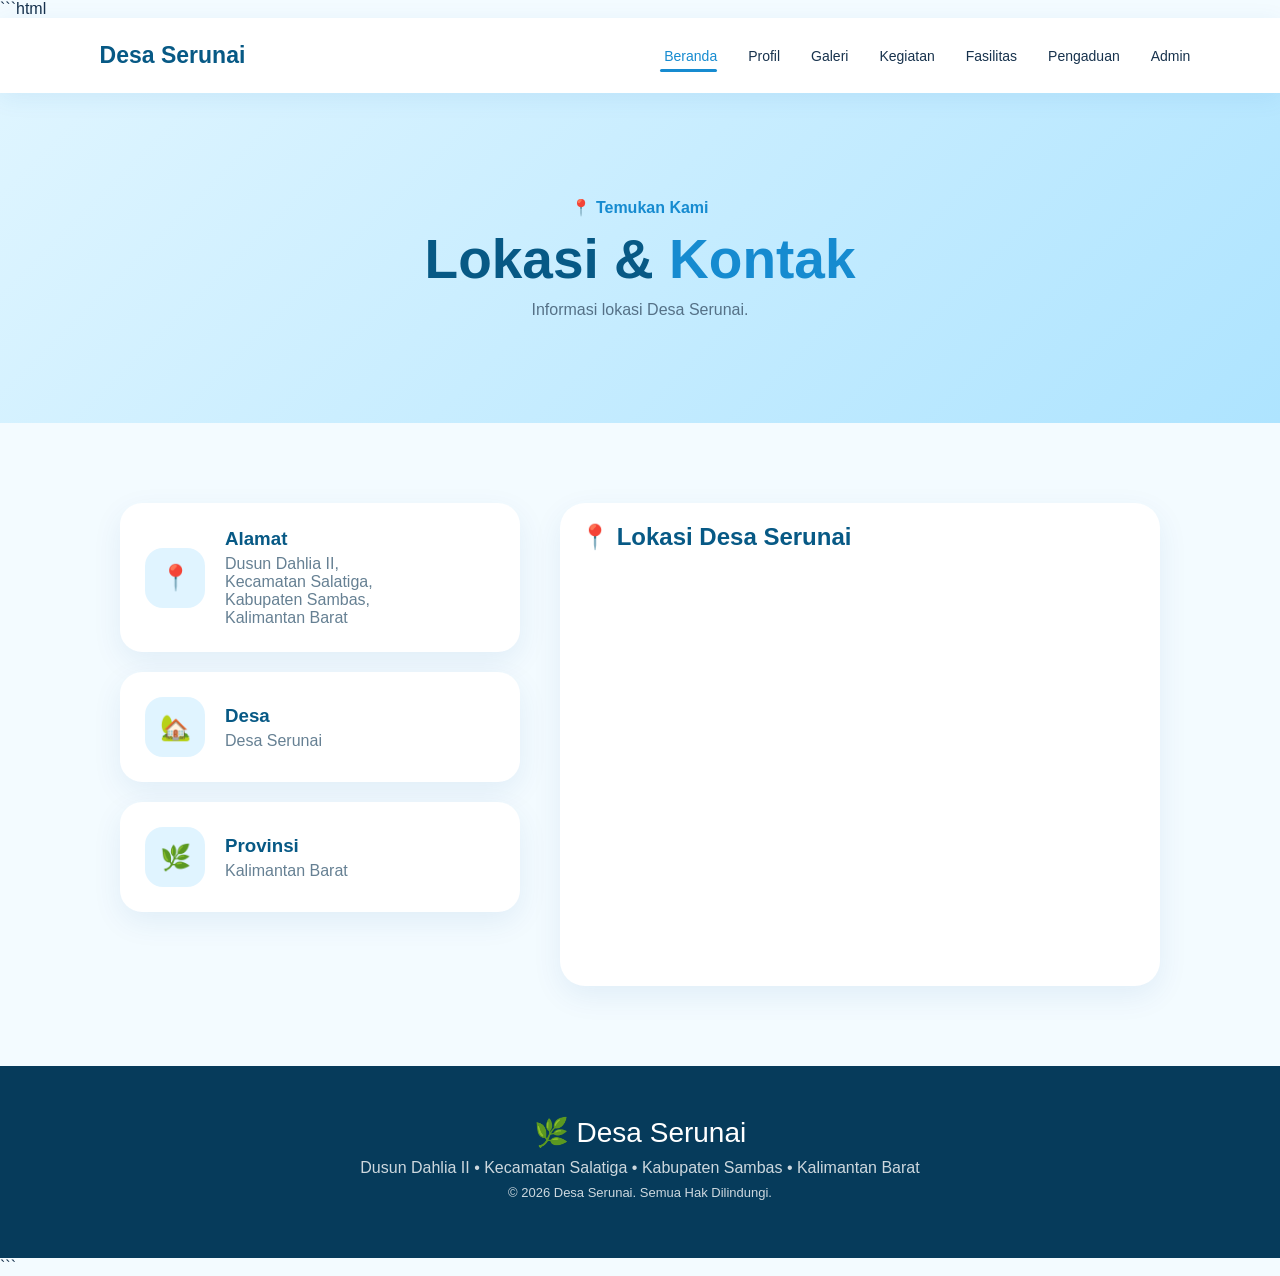
<file: kontak.html>
```html
<!DOCTYPE html>
<html lang="id">

<head>

<meta charset="UTF-8">
<meta name="viewport" content="width=device-width, initial-scale=1.0">

<title>Kontak Desa Serunai</title>

<link rel="stylesheet" href="style.css">

<link href="https://share.google/ToG1h2PHTlCh7uKy9" rel="stylesheet">

</head>


<body>

<!-- =====================================================
                        NAVBAR
===================================================== -->
<nav class="navbar">

    <!-- LOGO -->
    <div class="logo">
        <i class="fa-solid fa-leaf"></i>
        <span>Desa Serunai</span>
    </div>

    <!-- MENU -->
    <div class="menu">

        <a href="index.html" class="active">
            <i class="fa-solid fa-house"></i>
            <span>Beranda</span>
        </a>

        <a href="profil.html">
            <i class="fa-solid fa-user"></i>
            <span>Profil</span>
        </a>

        <a href="galeri.html">
            <i class="fa-solid fa-images"></i>
            <span>Galeri</span>
        </a>

        <a href="kegiatan.html">
            <i class="fa-solid fa-people-group"></i>
            <span>Kegiatan</span>
        </a>

        <a href="fasilitas.html">
            <i class="fa-solid fa-school"></i>
            <span>Fasilitas</span>
        </a>

        <a href="pengaduan.html">
            <i class="fa-solid fa-comment-dots"></i>
            <span>Pengaduan</span>
        </a>

        <a href="login.html">
            <i class="fa-solid fa-user-shield"></i>
            <span>Admin</span>
        </a>

    </div>

    <!-- MENU MOBILE -->
    <div
        class="menu-btn"
        role="button"
        tabindex="0"
        aria-label="Buka menu"
    >
        <i class="fa-solid fa-bars"></i>
    </div>

</nav>

<section class="page-header">

<span>📍 Temukan Kami</span>

<h1>
Lokasi & <b>Kontak</b>
</h1>

<p>
Informasi lokasi Desa Serunai.
</p>

</section>


<section class="contact-section">


<div class="contact-info">


<div class="contact-card">

<div class="contact-icon">
📍
</div>

<div>

<h3>Alamat</h3>

<p>
Dusun Dahlia II,<br>
Kecamatan Salatiga,<br>
Kabupaten Sambas,<br>
Kalimantan Barat
</p>

</div>

</div>


<div class="contact-card">

<div class="contact-icon">
🏡
</div>

<div>

<h3>Desa</h3>

<p>
Desa Serunai
</p>

</div>

</div>


<div class="contact-card">

<div class="contact-icon">
🌿
</div>

<div>

<h3>Provinsi</h3>

<p>
Kalimantan Barat
</p>

</div>

</div>


</div>


<div class="map-box">

<h2>
📍 Lokasi Desa Serunai
</h2>

<div class="map">

<iframe
src="https://share.google/ToG1h2PHTlCh7uKy9"
loading="lazy">
</iframe>

</div>

</div>


</section>


<footer>

<div class="footer-logo">
🌿 Desa Serunai
</div>

<p>
Dusun Dahlia II • Kecamatan Salatiga •
Kabupaten Sambas • Kalimantan Barat
</p>

<p class="copyright">
© 2026 Desa Serunai
</p>

</footer>


<script src="script.js"></script>

</body>
</html>
```
</file>
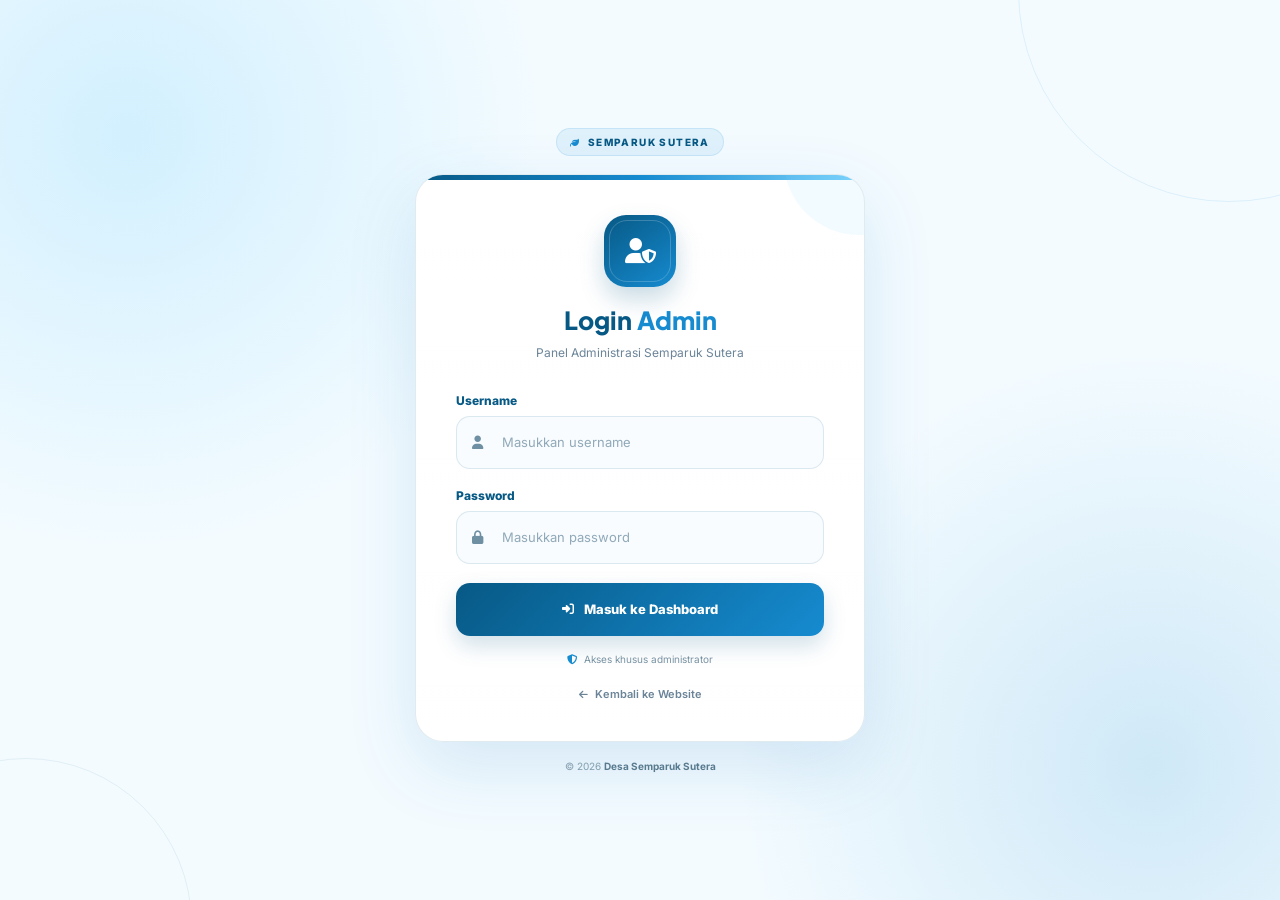
<file: login.html>
<!DOCTYPE html>
<html lang="id">

<head>

<meta charset="UTF-8">
<meta name="viewport" content="width=device-width, initial-scale=1.0">

<title>Login Admin — Semparuk Sutera</title>

<link rel="preconnect" href="https://fonts.googleapis.com">
<link rel="preconnect" href="https://fonts.gstatic.com" crossorigin>

<link href="https://fonts.googleapis.com/css2?family=Inter:wght@400;500;600;700;800&family=Plus+Jakarta+Sans:wght@500;600;700;800&display=swap" rel="stylesheet">

<link rel="stylesheet"
href="https://cdnjs.cloudflare.com/ajax/libs/font-awesome/6.5.2/css/all.min.css">

<style>

/* =========================================================
   ROOT
========================================================= */

:root{

    --primary:#168bd0;
    --primary-dark:#075985;
    --secondary:#7dd3fc;
    --accent:#e0f4ff;

    --bg:#f3fbff;
    --card:#ffffff;
    --soft:#f8fcff;

    --text:#17324d;
    --muted:#6b8498;

    --navy:#075985;

    --border:rgba(7,89,133,.12);

    --shadow:
        0 25px 70px rgba(0,100,180,.13);

}


/* =========================================================
   RESET
========================================================= */

*{
    margin:0;
    padding:0;
    box-sizing:border-box;
}


html{
    scroll-behavior:smooth;
}


body{

    min-height:100vh;

    display:flex;
    align-items:center;
    justify-content:center;

    padding:25px;

    font-family:"Inter",sans-serif;

    color:var(--text);

    background:

        radial-gradient(
            circle at 10% 15%,
            rgba(125,211,252,.28),
            transparent 30%
        ),

        radial-gradient(
            circle at 90% 85%,
            rgba(22,139,208,.16),
            transparent 30%
        ),

        var(--bg);

    overflow:hidden;

}


/* =========================================================
   BACKGROUND DECORATION
========================================================= */

body::before{

    content:"";

    position:fixed;

    width:420px;
    height:420px;

    border-radius:50%;

    border:1px solid rgba(22,139,208,.10);

    top:-220px;
    right:-160px;

    pointer-events:none;

}


body::after{

    content:"";

    position:fixed;

    width:330px;
    height:330px;

    border-radius:50%;

    border:1px solid rgba(7,89,133,.08);

    bottom:-190px;
    left:-140px;

    pointer-events:none;

}


/* =========================================================
   LOGIN WRAPPER
========================================================= */

.login-wrapper{

    width:100%;
    max-width:450px;

    position:relative;

    z-index:2;

}


/* =========================================================
   TOP BRAND
========================================================= */

.brand-top{

    text-align:center;

    margin-bottom:18px;

    animation:
        fadeDown .6s ease both;

}


.brand-top span{

    display:inline-flex;

    align-items:center;
    gap:7px;

    padding:7px 13px;

    border-radius:30px;

    background:rgba(22,139,208,.09);

    border:1px solid rgba(22,139,208,.12);

    color:var(--primary-dark);

    font-size:10px;

    font-weight:800;

    letter-spacing:1.4px;

    text-transform:uppercase;

}


.brand-top i{

    font-size:9px;

    color:var(--primary);

}


/* =========================================================
   LOGIN CARD
========================================================= */

.login-card{

    width:100%;

    background:

        linear-gradient(
            180deg,
            rgba(255,255,255,.98),
            rgba(255,255,255,1)
        );

    border:1px solid var(--border);

    border-radius:28px;

    padding:40px;

    box-shadow:var(--shadow);

    position:relative;

    overflow:hidden;

    animation:
        fadeUp .7s ease both;

}


/* top accent */

.login-card::before{

    content:"";

    position:absolute;

    top:0;
    left:0;
    right:0;

    height:5px;

    background:
        linear-gradient(
            90deg,
            var(--primary-dark),
            var(--primary),
            var(--secondary)
        );

}


/* subtle corner */

.login-card::after{

    content:"";

    position:absolute;

    width:150px;
    height:150px;

    border-radius:50%;

    background:rgba(125,211,252,.10);

    top:-90px;
    right:-70px;

    pointer-events:none;

}


/* =========================================================
   LOGO
========================================================= */

.logo{

    text-align:center;

    margin-bottom:30px;

    position:relative;

    z-index:1;

}


.logo-icon{

    width:72px;
    height:72px;

    margin:0 auto 18px;

    border-radius:22px;

    display:flex;

    align-items:center;
    justify-content:center;

    color:white;

    font-size:25px;

    background:

        linear-gradient(
            145deg,
            var(--primary-dark),
            var(--primary)
        );

    box-shadow:

        0 12px 25px
        rgba(7,89,133,.22);

    position:relative;

}


.logo-icon::after{

    content:"";

    position:absolute;

    inset:5px;

    border-radius:18px;

    border:1px solid
        rgba(255,255,255,.20);

}


.logo-icon i{

    position:relative;

    z-index:2;

}


.logo h1{

    font-family:
        "Plus Jakarta Sans",
        sans-serif;

    font-size:25px;

    line-height:1.2;

    font-weight:800;

    color:var(--navy);

    margin-bottom:8px;

}


.logo h1 span{

    color:var(--primary);

}


.logo p{

    font-size:12px;

    color:var(--muted);

    line-height:1.6;

}


/* =========================================================
   ERROR
========================================================= */

.error{

    display:none;

    margin-bottom:18px;

    padding:13px 15px;

    border-radius:13px;

    background:#fff1f1;

    border:1px solid #f3cccc;

    color:#b83a45;

    font-size:12px;

    line-height:1.5;

    animation:
        shake .3s ease;

}


.error.show{

    display:flex;

    align-items:center;

    gap:10px;

}


.error.show::before{

    content:"\f06a";

    font-family:
        "Font Awesome 6 Free";

    font-weight:900;

    font-size:14px;

}


/* =========================================================
   FORM
========================================================= */

.form-group{

    margin-bottom:19px;

}


.form-group label{

    display:block;

    font-size:12px;

    font-weight:800;

    color:var(--navy);

    margin-bottom:8px;

}


.input-wrapper{

    position:relative;

}


.input-wrapper i{

    position:absolute;

    left:16px;

    top:50%;

    transform:translateY(-50%);

    color:#6f8fa3;

    font-size:13px;

    transition:.25s;

    z-index:2;

}


.input-wrapper input{

    width:100%;

    height:53px;

    padding:
        0 16px
        0 45px;

    border-radius:14px;

    border:1px solid var(--border);

    outline:none;

    font-family:inherit;

    font-size:13px;

    color:var(--text);

    background:var(--soft);

    transition:

        border-color .25s,
        box-shadow .25s,
        background .25s;

}


.input-wrapper input::placeholder{

    color:#91a9b8;

}


.input-wrapper input:hover{

    border-color:
        rgba(22,139,208,.28);

}


.input-wrapper input:focus{

    background:white;

    border-color:var(--primary);

    box-shadow:

        0 0 0 4px
        rgba(22,139,208,.10);

}


.input-wrapper:focus-within i{

    color:var(--primary);

}


/* =========================================================
   LOGIN BUTTON
========================================================= */

.login-btn{

    width:100%;

    height:53px;

    border:0;

    border-radius:14px;

    background:

        linear-gradient(
            135deg,
            var(--primary-dark),
            var(--primary)
        );

    color:white;

    font-family:inherit;

    font-size:13px;

    font-weight:800;

    cursor:pointer;

    transition:

        transform .25s,
        box-shadow .25s,
        filter .25s;

    margin-top:3px;

    display:flex;

    align-items:center;

    justify-content:center;

    gap:10px;

    box-shadow:

        0 10px 22px
        rgba(7,89,133,.18);

}


.login-btn i{

    font-size:12px;

}


.login-btn:hover{

    transform:translateY(-2px);

    box-shadow:

        0 14px 28px
        rgba(7,89,133,.25);

    filter:brightness(1.04);

}


.login-btn:active{

    transform:translateY(0);

}


/* =========================================================
   SECURITY NOTE
========================================================= */

.security-note{

    display:flex;

    align-items:center;

    justify-content:center;

    gap:7px;

    margin-top:17px;

    color:#7892a2;

    font-size:10px;

}


.security-note i{

    color:var(--primary);

    font-size:10px;

}


/* =========================================================
   BACK
========================================================= */

.back{

    display:flex;

    align-items:center;

    justify-content:center;

    gap:7px;

    margin-top:22px;

    color:var(--muted);

    text-decoration:none;

    font-size:11px;

    font-weight:600;

    transition:.25s;

}


.back i{

    font-size:10px;

    transition:.25s;

}


.back:hover{

    color:var(--primary);

}


.back:hover i{

    transform:translateX(-3px);

}


/* =========================================================
   FOOTER
========================================================= */

.footer-text{

    text-align:center;

    margin-top:18px;

    font-size:10px;

    color:#8ba1ae;

}


.footer-text strong{

    color:#5f7d8e;

    font-weight:700;

}


/* =========================================================
   ANIMATION
========================================================= */

@keyframes fadeUp{

    from{

        opacity:0;

        transform:
            translateY(20px);

    }

    to{

        opacity:1;

        transform:
            translateY(0);

    }

}


@keyframes fadeDown{

    from{

        opacity:0;

        transform:
            translateY(-10px);

    }

    to{

        opacity:1;

        transform:
            translateY(0);

    }

}


@keyframes shake{

    0%,100%{
        transform:translateX(0);
    }

    25%{
        transform:translateX(-4px);
    }

    75%{
        transform:translateX(4px);
    }

}


/* =========================================================
   RESPONSIVE
========================================================= */

@media(max-width:520px){

    body{

        padding:18px;

        overflow:auto;

    }


    .login-card{

        padding:32px 24px;

        border-radius:23px;

    }


    .logo h1{

        font-size:22px;

    }


    .logo-icon{

        width:65px;
        height:65px;

        border-radius:19px;

    }


    .brand-top{

        margin-bottom:14px;

    }

}


@media(max-width:360px){

    .login-card{

        padding:28px 20px;

    }

    .logo{

        margin-bottom:24px;

    }

}


/* =========================================================
   ACCESSIBILITY
========================================================= */

button:focus-visible,
input:focus-visible,
a:focus-visible{

    outline:

        3px solid
        rgba(22,139,208,.25);

    outline-offset:3px;

}

</style>


</head>


<body>


<div class="login-wrapper">


    <div class="brand-top">

        <span>

            <i class="fa-solid fa-leaf"></i>

            Semparuk Sutera

        </span>

    </div>



    <div class="login-card">


        <div class="logo">

            <div class="logo-icon">

                <i class="fa-solid fa-user-shield"></i>

            </div>


            <h1>
                Login <span>Admin</span>
            </h1>

            <p>
                Panel Administrasi Semparuk Sutera
            </p>

        </div>



        <div
            class="error"
            id="error">

            Username atau password salah.

        </div>



        <form id="loginForm">


            <div class="form-group">

                <label for="username">
                    Username
                </label>

                <div class="input-wrapper">

                    <i class="fa-solid fa-user"></i>

                    <input
                        type="text"
                        id="username"
                        placeholder="Masukkan username"
                        autocomplete="username"
                        required>

                </div>

            </div>



            <div class="form-group">

                <label for="password">
                    Password
                </label>

                <div class="input-wrapper">

                    <i class="fa-solid fa-lock"></i>

                    <input
                        type="password"
                        id="password"
                        placeholder="Masukkan password"
                        autocomplete="current-password"
                        required>

                </div>

            </div>



            <button
                type="submit"
                class="login-btn">

                <i class="fa-solid fa-right-to-bracket"></i>

                Masuk ke Dashboard

            </button>


        </form>



        <div class="security-note">

            <i class="fa-solid fa-shield-halved"></i>

            Akses khusus administrator

        </div>



        <a
            href="index.html"
            class="back">

            <i class="fa-solid fa-arrow-left"></i>

            Kembali ke Website

        </a>


    </div>



    <div class="footer-text">

        © 2026 <strong>Desa Semparuk Sutera</strong>

    </div>


</div>



<script>

/* =========================================
   LOGIN ADMIN
========================================= */

/*
   GANTI username dan password di bawah.
*/

const ADMIN_USERNAME = "admin";

const ADMIN_PASSWORD = "maulini123";


document
.getElementById("loginForm")
.addEventListener(
    "submit",
    function(e){

        e.preventDefault();


        const username =
            document
            .getElementById("username")
            .value
            .trim();


        const password =
            document
            .getElementById("password")
            .value;


        const error =
            document
            .getElementById("error");


        if(
            username === ADMIN_USERNAME &&
            password === ADMIN_PASSWORD
        ){

            /*
             * Tandai bahwa admin
             * sudah login.
             */

            sessionStorage.setItem(
                "adminLoggedIn",
                "true"
            );


            /*
             * Masuk dashboard.
             */

            window.location.href =
                "admin.html";

        }else{

            error.classList.add("show");

        }

    }
);

</script>


</body>

</html>
</file>
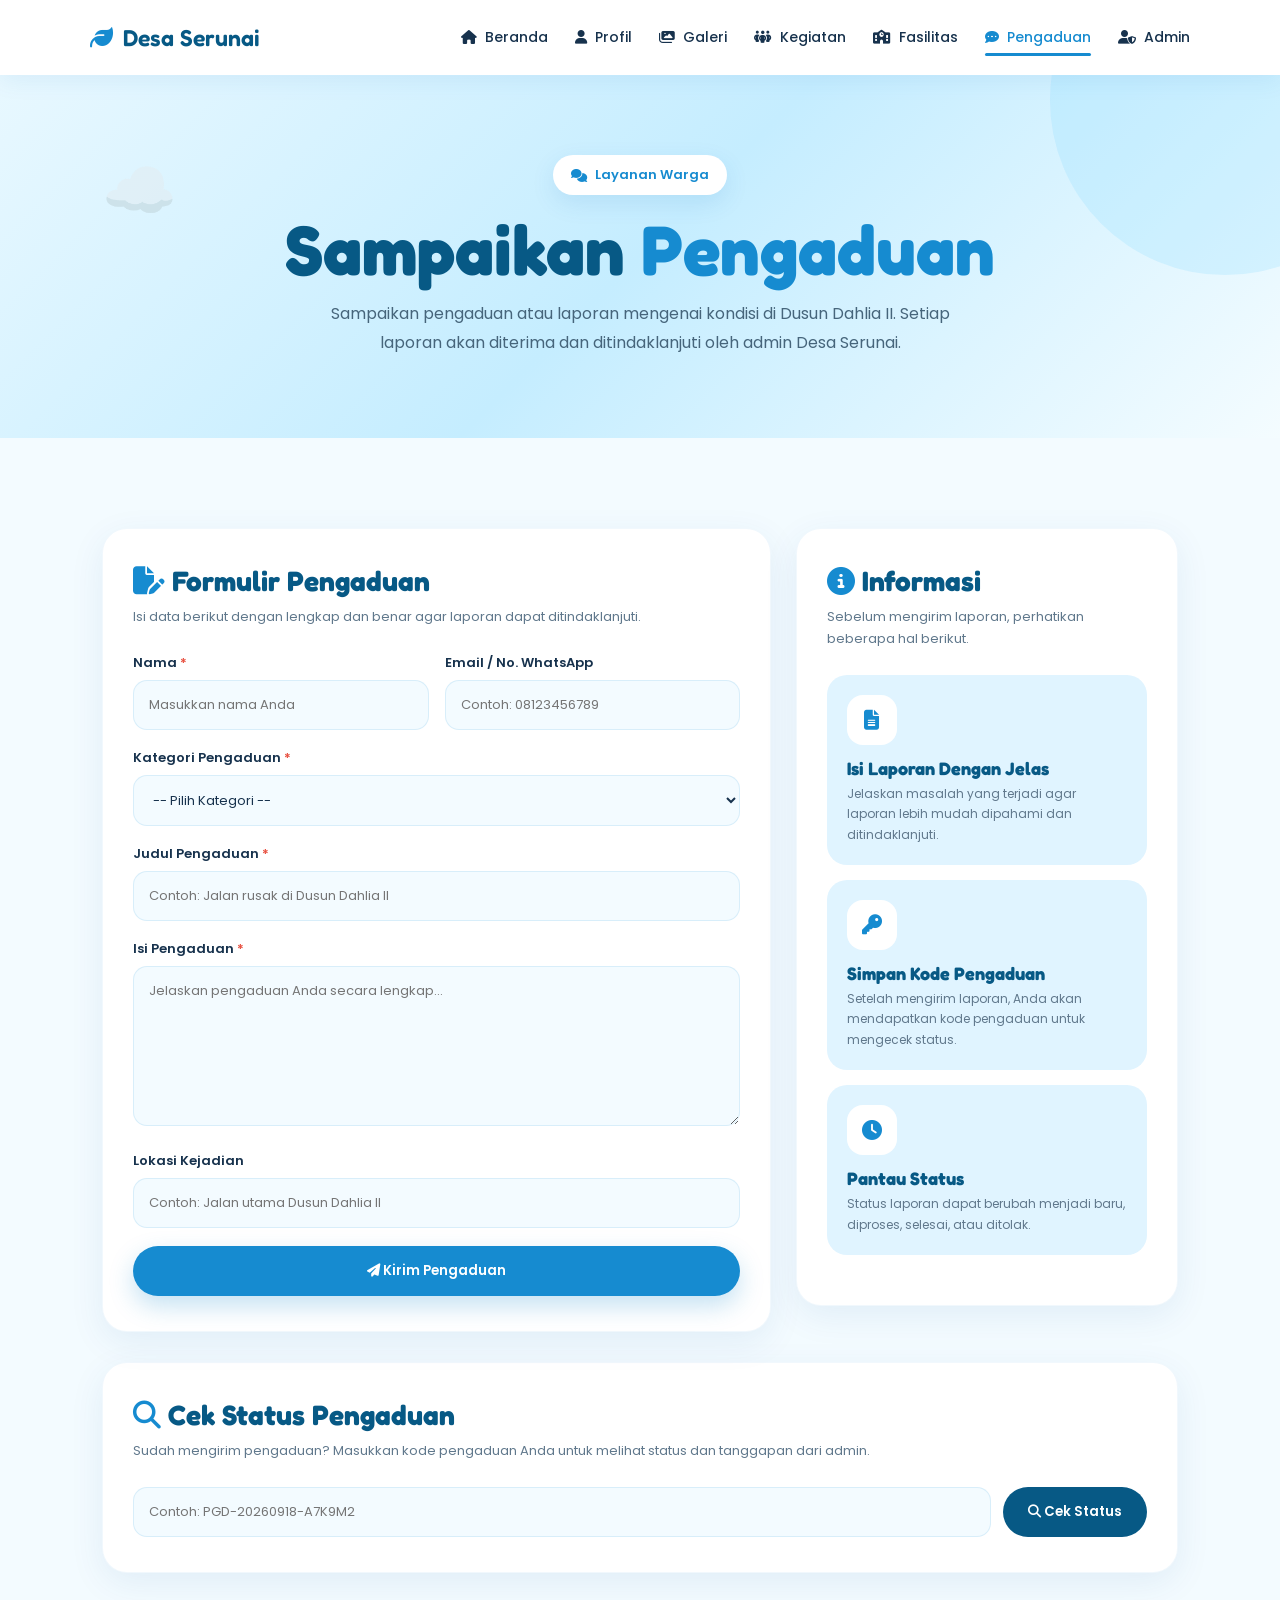
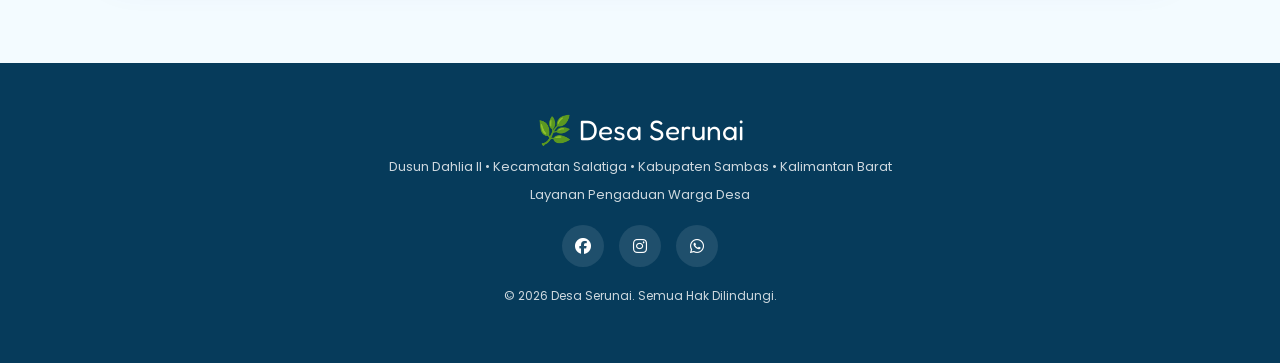
<file: pengaduan.html>
<!DOCTYPE html>
<html lang="id">

<head>
    <meta charset="UTF-8">
    <meta name="viewport" content="width=device-width, initial-scale=1.0">

    <title>Pengaduan Warga | Desa Serunai</title>

    <!-- GOOGLE FONT -->
    <link
        href="https://fonts.googleapis.com/css2?family=Fredoka:wght@400;500;600;700&family=Poppins:wght@300;400;500;600;700&display=swap"
        rel="stylesheet">

    <!-- FONT AWESOME -->
    <link
        rel="stylesheet"
        href="https://cdnjs.cloudflare.com/ajax/libs/font-awesome/6.5.2/css/all.min.css">

    <style>

        /* =====================================================
                           VARIABLES
        ===================================================== */

        :root {
            --blue: #168bd0;
            --dark-blue: #075985;
            --light-blue: #e0f4ff;
            --sky: #7dd3fc;
            --white: #ffffff;
            --text: #17324d;
            --muted: #60788c;
            --soft: #f3fbff;
            --border: rgba(22,139,208,.12);

            --shadow:
                0 10px 35px rgba(0,80,150,.08);
        }


        /* =====================================================
                           RESET
        ===================================================== */

        * {
            margin: 0;
            padding: 0;
            box-sizing: border-box;
        }

        html {
            scroll-behavior: smooth;
        }

        body {
            font-family: "Poppins", sans-serif;
            background: var(--soft);
            color: var(--text);
            overflow-x: hidden;
        }

        a {
            text-decoration: none;
            color: inherit;
        }

        button,
        input,
        select,
        textarea {
            font-family: inherit;
        }


        /* =====================================================
                           NAVBAR
        ===================================================== */

        .navbar {
            width: 100%;
            height: 75px;

            display: flex;
            align-items: center;
            justify-content: space-between;

            padding: 0 7%;

            background: rgba(255,255,255,.94);

            backdrop-filter: blur(15px);

            position: sticky;
            top: 0;

            z-index: 999;

            box-shadow:
                0 5px 25px rgba(0,100,180,.08);
        }


        .logo {
            display: flex;
            align-items: center;
            gap: 10px;

            font-family: "Fredoka", sans-serif;

            font-size: 23px;
            font-weight: 600;

            color: var(--dark-blue);
        }

        .logo i {
            color: var(--blue);
        }


        .menu {
            display: flex;
            align-items: center;
            gap: 27px;
        }


        .menu a {
            color: var(--text);

            text-decoration: none;

            font-weight: 500;
            font-size: 14px;

            position: relative;

            transition: .3s;
        }


        .menu a:hover,
        .menu a.active {
            color: var(--blue);
        }


        .menu a::after {
            content: "";

            position: absolute;

            width: 0;
            height: 3px;

            background: var(--blue);

            left: 50%;
            bottom: -8px;

            border-radius: 10px;

            transition: .3s;
        }


        .menu a:hover::after,
        .menu a.active::after {
            width: 100%;
            left: 0;
        }


        .menu a i {
            margin-right: 4px;
        }


        .menu-btn {
            display: none;

            font-size: 25px;

            color: var(--blue);

            cursor: pointer;
        }


        /* =====================================================
                           PAGE HEADER
        ===================================================== */

        .page-header {

            min-height: 360px;

            display: flex;
            align-items: center;
            justify-content: center;

            text-align: center;

            padding: 80px 20px;

            position: relative;

            overflow: hidden;

            background:
                linear-gradient(
                    135deg,
                    #e8f8ff,
                    #c5edff,
                    #f4fcff
                );
        }


        .page-header::before {

            content: "";

            width: 350px;
            height: 350px;

            position: absolute;

            right: -120px;
            top: -150px;

            background: #8bdcff;

            border-radius: 50%;

            opacity: .25;

            animation: float 6s ease-in-out infinite;
        }


        .page-header::after {

            content: "☁️";

            position: absolute;

            left: 8%;
            top: 70px;

            font-size: 60px;

            opacity: .45;

            animation: cloudMove 15s linear infinite;
        }


        .page-header-content {

            max-width: 750px;

            position: relative;

            z-index: 2;

            animation: fadeUp .8s ease;
        }


        .badge {

            display: inline-flex;

            align-items: center;

            gap: 8px;

            background: white;

            padding: 10px 18px;

            border-radius: 30px;

            color: var(--blue);

            font-weight: 600;

            font-size: 13px;

            box-shadow:
                0 8px 25px rgba(0,100,180,.1);

            margin-bottom: 20px;
        }


        .page-header h1 {

            font-family: "Fredoka", sans-serif;

            font-size: clamp(45px, 7vw, 70px);

            line-height: 1;

            color: var(--dark-blue);

            margin-bottom: 15px;
        }


        .page-header h1 span {
            color: var(--blue);
        }


        .page-header p {

            color: #46657b;

            max-width: 650px;

            margin: auto;

            font-size: 16px;

            line-height: 1.8;
        }


        /* =====================================================
                           CONTENT
        ===================================================== */

        .content-section {

            padding: 90px 8%;
        }


        .form-wrapper {

            max-width: 1100px;

            margin: auto;

            display: grid;

            grid-template-columns:
                1.4fr .8fr;

            gap: 25px;

            align-items: start;
        }


        /* =====================================================
                           CARD
        ===================================================== */

        .card {

            background: white;

            padding: 35px 30px;

            border-radius: 25px;

            box-shadow:
                0 10px 35px rgba(0,80,150,.08);

            transition: .4s;

            border: 1px solid rgba(22,139,208,.06);
        }


        .card:hover {

            box-shadow:
                0 18px 45px rgba(0,100,180,.12);
        }


        .card-title {

            font-family: "Fredoka", sans-serif;

            font-size: 28px;

            color: var(--dark-blue);

            margin-bottom: 8px;
        }


        .card-title i {
            color: var(--blue);
        }


        .card-description {

            color: var(--muted);

            font-size: 13px;

            line-height: 1.7;

            margin-bottom: 25px;
        }


        /* =====================================================
                           FORM
        ===================================================== */

        .form-group {

            margin-bottom: 18px;
        }


        .form-row {

            display: grid;

            grid-template-columns:
                1fr 1fr;

            gap: 16px;
        }


        label {

            display: block;

            font-size: 13px;

            font-weight: 600;

            margin-bottom: 7px;

            color: var(--text);
        }


        label span {
            color: #e74c3c;
        }


        input,
        select,
        textarea {

            width: 100%;

            border: 1px solid var(--border);

            border-radius: 14px;

            padding: 14px 15px;

            font-size: 13px;

            outline: none;

            background: var(--soft);

            color: var(--text);

            transition: .25s;
        }


        input:focus,
        select:focus,
        textarea:focus {

            border-color: var(--blue);

            background: white;

            box-shadow:
                0 0 0 4px rgba(22,139,208,.08);
        }


        textarea {

            min-height: 160px;

            resize: vertical;
        }


        /* =====================================================
                           SUBMIT BUTTON
        ===================================================== */

        .submit-btn {

            width: 100%;

            border: 0;

            border-radius: 30px;

            padding: 15px 20px;

            background: var(--blue);

            color: white;

            font-weight: 600;

            cursor: pointer;

            transition: .3s;

            box-shadow:
                0 10px 25px rgba(22,139,208,.25);
        }


        .submit-btn:hover {

            transform: translateY(-4px);

            box-shadow:
                0 15px 35px rgba(22,139,208,.35);
        }


        .submit-btn:disabled {

            opacity: .6;

            cursor: not-allowed;

            transform: none;
        }


        /* =====================================================
                           INFORMATION
        ===================================================== */

        .info-box {

            padding: 20px;

            border-radius: 20px;

            background: var(--light-blue);

            margin-bottom: 15px;

            transition: .3s;
        }


        .info-box:hover {

            transform: translateY(-4px);

            box-shadow:
                0 10px 25px rgba(0,100,180,.08);
        }


        .info-icon {

            width: 50px;
            height: 50px;

            border-radius: 16px;

            display: flex;

            align-items: center;
            justify-content: center;

            background: white;

            color: var(--blue);

            margin-bottom: 12px;

            font-size: 20px;
        }


        .info-box h3 {

            font-family: "Fredoka", sans-serif;

            font-size: 18px;

            margin-bottom: 5px;

            color: var(--dark-blue);
        }


        .info-box p {

            font-size: 12px;

            color: var(--muted);

            line-height: 1.7;
        }


        /* =====================================================
                           ERROR
        ===================================================== */

        .error-message {

            display: none;

            margin-top: 12px;

            padding: 13px;

            border-radius: 12px;

            background: #fee2e2;

            color: #b91c1c;

            font-size: 12px;
        }


        .error-message.show {
            display: block;
        }


        /* =====================================================
                           STATUS SECTION
        ===================================================== */

        .status-section {

            max-width: 1100px;

            margin: 30px auto 0;
        }


        .status-form {

            display: flex;

            gap: 12px;
        }


        .status-form input {
            flex: 1;
        }


        .check-btn {

            border: 0;

            border-radius: 30px;

            padding: 0 25px;

            background: var(--dark-blue);

            color: white;

            font-weight: 600;

            cursor: pointer;

            transition: .3s;

            white-space: nowrap;
        }


        .check-btn:hover {

            background: var(--blue);

            transform: translateY(-3px);
        }


        .check-btn:disabled {

            opacity: .6;

            cursor: not-allowed;

            transform: none;
        }


        /* =====================================================
                           RESULT
        ===================================================== */

        .result-box {

            display: none;

            margin-top: 25px;

            padding: 22px;

            border-radius: 20px;

            background: var(--soft);

            border: 1px solid var(--border);
        }


        .result-box.show {
            display: block;

            animation: fadeUp .4s ease;
        }


        .result-title {

            font-family: "Fredoka", sans-serif;

            font-size: 22px;

            color: var(--dark-blue);

            margin-bottom: 12px;
        }


        .result-row {

            display: flex;

            justify-content: space-between;

            gap: 20px;

            padding: 12px 0;

            border-bottom: 1px solid var(--border);

            font-size: 13px;
        }


        .result-row:last-child {
            border-bottom: 0;
        }


        .result-label {
            color: var(--muted);
        }


        .status-badge {

            display: inline-block;

            padding: 6px 12px;

            border-radius: 30px;

            font-size: 11px;

            font-weight: 700;

            text-transform: capitalize;
        }


        .status-baru {

            background: #fff3cd;

            color: #856404;
        }


        .status-diproses {

            background: #dbeafe;

            color: #1d4ed8;
        }


        .status-selesai {

            background: #d1fae5;

            color: #047857;
        }


        .status-ditolak {

            background: #fee2e2;

            color: #b91c1c;
        }


        /* =====================================================
                           SUCCESS MODAL
        ===================================================== */

        .modal {

            position: fixed;

            inset: 0;

            z-index: 2000;

            display: none;

            align-items: center;

            justify-content: center;

            padding: 20px;

            background: rgba(3,38,58,.55);

            backdrop-filter: blur(5px);
        }


        .modal.show {
            display: flex;
        }


        .modal-card {

            width: min(450px, 100%);

            background: white;

            border-radius: 28px;

            padding: 35px;

            text-align: center;

            box-shadow:
                0 25px 70px rgba(0,0,0,.25);

            animation: modalIn .35s ease;
        }


        .success-icon {

            width: 70px;
            height: 70px;

            margin: 0 auto 18px;

            border-radius: 50%;

            background: #d1fae5;

            color: #059669;

            display: flex;

            align-items: center;
            justify-content: center;

            font-size: 30px;
        }


        .modal-card h2 {

            font-family: "Fredoka", sans-serif;

            color: var(--dark-blue);

            font-size: 28px;

            margin-bottom: 8px;
        }


        .modal-card p {

            color: var(--muted);

            font-size: 13px;

            line-height: 1.7;
        }


        .kode-box {

            margin: 20px 0;

            padding: 16px;

            border-radius: 15px;

            background: var(--light-blue);

            border: 1px dashed var(--blue);

            font-size: 18px;

            font-weight: 700;

            letter-spacing: 1px;

            color: var(--dark-blue);

            word-break: break-all;
        }


        .modal-buttons {

            display: flex;

            gap: 10px;
        }


        .modal-buttons button {

            flex: 1;

            border: 0;

            border-radius: 30px;

            padding: 13px;

            font-weight: 600;

            cursor: pointer;

            transition: .3s;
        }


        .copy-btn {

            background: var(--blue);

            color: white;
        }


        .copy-btn:hover {

            transform: translateY(-3px);

            box-shadow:
                0 10px 25px rgba(22,139,208,.25);
        }


        .close-btn {

            background: var(--soft);

            color: var(--text);
        }


        .close-btn:hover {

            background: var(--light-blue);
        }


        /* =====================================================
                           FOOTER
        ===================================================== */

        footer {

            padding: 50px 20px;

            text-align: center;

            background: #063b5b;

            color: white;
        }


        .footer-logo {

            font-family: "Fredoka", sans-serif;

            font-size: 28px;

            margin-bottom: 10px;
        }


        footer p {

            opacity: .8;

            margin: 8px;

            font-size: 13px;
        }


        .social {

            display: flex;

            justify-content: center;

            gap: 15px;

            margin: 20px 0;
        }


        .social a {

            width: 42px;
            height: 42px;

            display: flex;

            align-items: center;
            justify-content: center;

            border-radius: 50%;

            background: rgba(255,255,255,.1);

            color: white;

            transition: .3s;
        }


        .social a:hover {

            background: var(--blue);

            transform: translateY(-5px);
        }


        .copyright {
            font-size: 12px;
        }


        /* =====================================================
                           ANIMATIONS
        ===================================================== */

        @keyframes floating {

            0%,100% {
                transform: translateY(0);
            }

            50% {
                transform: translateY(-10px);
            }

        }


        @keyframes float {

            0%,100% {
                transform: translateY(0);
            }

            50% {
                transform: translateY(30px);
            }

        }


        @keyframes fadeUp {

            from {
                opacity: 0;
                transform: translateY(30px);
            }

            to {
                opacity: 1;
                transform: translateY(0);
            }

        }


        @keyframes cloudMove {

            from {
                transform: translateX(-80px);
            }

            to {
                transform: translateX(80px);
            }

        }


        @keyframes modalIn {

            from {
                opacity: 0;
                transform: scale(.9) translateY(20px);
            }

            to {
                opacity: 1;
                transform: scale(1) translateY(0);
            }

        }


        /* =====================================================
                           RESPONSIVE
        ===================================================== */

        @media(max-width: 1000px) {

            .menu {
                gap: 18px;
            }

            .form-wrapper {
                grid-template-columns: 1fr;
            }

        }


        @media(max-width: 850px) {

            .menu {

                position: absolute;

                top: 75px;

                left: 0;

                width: 100%;

                background: white;

                display: none;

                flex-direction: column;

                padding: 25px;

                text-align: center;

                box-shadow:
                    0 15px 30px rgba(0,80,150,.1);
            }


            .menu.show {
                display: flex;
            }


            .menu-btn {
                display: block;
            }


            .menu a {
                padding: 8px;
            }


            .menu a::after {
                bottom: 0;
            }

        }


        @media(max-width: 600px) {

            .navbar {
                padding: 0 5%;
            }


            .logo {
                font-size: 20px;
            }


            .page-header {

                min-height: 330px;

                padding:
                    60px 6%;
            }


            .page-header h1 {
                font-size: 45px;
            }


            .content-section {
                padding: 60px 6%;
            }


            .form-row {
                grid-template-columns: 1fr;

                gap: 0;
            }


            .card {
                padding: 25px 20px;
            }


            .status-form {
                flex-direction: column;
            }


            .check-btn {
                padding: 14px;
            }


            .result-row {

                flex-direction: column;

                gap: 4px;
            }


            .modal-buttons {
                flex-direction: column;
            }


            .modal-card {
                padding: 28px 20px;
            }

        }

    </style>
</head>


<body>


<!-- =====================================================
                        NAVBAR
===================================================== -->

<nav class="navbar">

    <!-- LOGO -->
    <div class="logo">
        <i class="fa-solid fa-leaf"></i>
        <span>Desa Serunai</span>
    </div>

    <!-- MENU -->
    <!-- DIPERBAIKI: ditambahkan id="navMenu" -->
    <div class="menu" id="navMenu">

        <a href="index.html">
            <i class="fa-solid fa-house"></i>
            <span>Beranda</span>
        </a>

        <a href="profil.html">
            <i class="fa-solid fa-user"></i>
            <span>Profil</span>
        </a>

        <a href="galeri.html">
            <i class="fa-solid fa-images"></i>
            <span>Galeri</span>
        </a>

        <a href="kegiatan.html">
            <i class="fa-solid fa-people-group"></i>
            <span>Kegiatan</span>
        </a>

        <a href="fasilitas.html">
            <i class="fa-solid fa-school"></i>
            <span>Fasilitas</span>
        </a>

        <!-- ACTIVE DIPINDAHKAN KE PENGADUAN -->
        <a href="pengaduan.html" class="active">
            <i class="fa-solid fa-comment-dots"></i>
            <span>Pengaduan</span>
        </a>

        <a href="login.html">
            <i class="fa-solid fa-user-shield"></i>
            <span>Admin</span>
        </a>

    </div>

    <!-- MENU MOBILE -->
    <!-- DIPERBAIKI: onclick untuk membuka menu -->
    <div
        class="menu-btn"
        role="button"
        tabindex="0"
        aria-label="Buka menu"
        onclick="toggleMenu()"
        onkeydown="if(event.key === 'Enter' || event.key === ' ') toggleMenu()"
    >
        <i class="fa-solid fa-bars"></i>
    </div>

</nav>


<!-- =====================================================
                    PAGE HEADER
===================================================== -->

<section class="page-header">

    <div class="page-header-content">

        <div class="badge">

            <i class="fa-solid fa-comments"></i>

            Layanan Warga

        </div>


        <h1>

            Sampaikan <span>Pengaduan</span>

        </h1>


        <p>

            Sampaikan pengaduan atau laporan mengenai
            kondisi di Dusun Dahlia II. Setiap laporan
            akan diterima dan ditindaklanjuti oleh admin
            Desa Serunai.

        </p>

    </div>

</section>


<!-- =====================================================
                        CONTENT
===================================================== -->

<section class="content-section">

    <div class="form-wrapper">


        <!-- =================================================
                            FORM
        ================================================== -->

        <div class="card">

            <h2 class="card-title">

                <i class="fa-solid fa-file-pen"></i>

                Formulir Pengaduan

            </h2>


            <p class="card-description">

                Isi data berikut dengan lengkap dan benar
                agar laporan dapat ditindaklanjuti.

            </p>


            <form id="pengaduanForm">


                <div class="form-row">


                    <div class="form-group">

                        <label>
                            Nama <span>*</span>
                        </label>


                        <input
                            type="text"
                            id="nama"
                            name="nama"
                            placeholder="Masukkan nama Anda"
                            required
                        >

                    </div>


                    <div class="form-group">

                        <label>
                            Email / No. WhatsApp
                        </label>


                        <input
                            type="text"
                            id="kontak"
                            name="kontak"
                            placeholder="Contoh: 08123456789"
                        >

                    </div>


                </div>


                <div class="form-group">

                    <label>
                        Kategori Pengaduan <span>*</span>
                    </label>


                    <select
                        id="kategori"
                        name="kategori"
                        required
                    >

                        <option value="">
                            -- Pilih Kategori --
                        </option>

                        <option value="Infrastruktur">
                            Infrastruktur
                        </option>

                        <option value="Kebersihan">
                            Kebersihan
                        </option>

                        <option value="Keamanan">
                            Keamanan
                        </option>

                        <option value="Pelayanan Desa">
                            Pelayanan Desa
                        </option>

                        <option value="Lingkungan">
                            Lingkungan
                        </option>

                        <option value="Fasilitas Umum">
                            Fasilitas Umum
                        </option>

                        <option value="Lainnya">
                            Lainnya
                        </option>

                    </select>

                </div>


                <div class="form-group">

                    <label>
                        Judul Pengaduan <span>*</span>
                    </label>


                    <input
                        type="text"
                        id="judul"
                        name="judul"
                        placeholder="Contoh: Jalan rusak di Dusun Dahlia II"
                        required
                    >

                </div>


                <div class="form-group">

                    <label>
                        Isi Pengaduan <span>*</span>
                    </label>


                    <textarea
                        id="isi"
                        name="isi"
                        placeholder="Jelaskan pengaduan Anda secara lengkap..."
                        required
                    ></textarea>

                </div>


                <div class="form-group">

                    <label>
                        Lokasi Kejadian
                    </label>


                    <input
                        type="text"
                        id="lokasi"
                        name="lokasi"
                        placeholder="Contoh: Jalan utama Dusun Dahlia II"
                    >

                </div>


                <button
                    type="submit"
                    class="submit-btn"
                    id="submitBtn"
                >

                    <i class="fa-solid fa-paper-plane"></i>

                    Kirim Pengaduan

                </button>


                <div
                    class="error-message"
                    id="errorMessage"
                ></div>


            </form>

        </div>


        <!-- =================================================
                            INFO
        ================================================== -->

        <div>


            <div class="card">

                <h2 class="card-title">

                    <i class="fa-solid fa-circle-info"></i>

                    Informasi

                </h2>


                <p class="card-description">

                    Sebelum mengirim laporan, perhatikan
                    beberapa hal berikut.

                </p>


                <div class="info-box">

                    <div class="info-icon">

                        <i class="fa-solid fa-file-lines"></i>

                    </div>


                    <h3>
                        Isi Laporan Dengan Jelas
                    </h3>


                    <p>

                        Jelaskan masalah yang terjadi
                        agar laporan lebih mudah dipahami
                        dan ditindaklanjuti.

                    </p>

                </div>


                <div class="info-box">

                    <div class="info-icon">

                        <i class="fa-solid fa-key"></i>

                    </div>


                    <h3>
                        Simpan Kode Pengaduan
                    </h3>


                    <p>

                        Setelah mengirim laporan,
                        Anda akan mendapatkan kode
                        pengaduan untuk mengecek status.

                    </p>

                </div>


                <div class="info-box">

                    <div class="info-icon">

                        <i class="fa-solid fa-clock"></i>

                    </div>


                    <h3>
                        Pantau Status
                    </h3>


                    <p>

                        Status laporan dapat berubah
                        menjadi baru, diproses, selesai,
                        atau ditolak.

                    </p>

                </div>


            </div>


        </div>

    </div>


    <!-- =====================================================
                    CEK STATUS
    ===================================================== -->

    <div
        class="card status-section"
    >

        <h2 class="card-title">

            <i class="fa-solid fa-magnifying-glass"></i>

            Cek Status Pengaduan

        </h2>


        <p class="card-description">

            Sudah mengirim pengaduan?
            Masukkan kode pengaduan Anda untuk melihat
            status dan tanggapan dari admin.

        </p>


        <form
            class="status-form"
            id="statusForm"
        >

            <input
                type="text"
                id="kodeCek"
                placeholder="Contoh: PGD-20260918-A7K9M2"
                required
            >


            <button
                type="submit"
                class="check-btn"
                id="checkBtn"
            >

                <i class="fa-solid fa-magnifying-glass"></i>

                Cek Status

            </button>

        </form>


        <div
            class="result-box"
            id="resultBox"
        >

            <div class="result-title">

                <i class="fa-solid fa-clipboard-check"></i>

                Hasil Pengaduan

            </div>


            <div class="result-row">

                <span class="result-label">
                    Kode
                </span>

                <strong id="resultKode"></strong>

            </div>


            <div class="result-row">

                <span class="result-label">
                    Kategori
                </span>

                <span id="resultKategori"></span>

            </div>


            <div class="result-row">

                <span class="result-label">
                    Judul
                </span>

                <span id="resultJudul"></span>

            </div>


            <div class="result-row">

                <span class="result-label">
                    Lokasi
                </span>

                <span id="resultLokasi"></span>

            </div>


            <div class="result-row">

                <span class="result-label">
                    Status
                </span>

                <span id="resultStatus"></span>

            </div>


            <div class="result-row">

                <span class="result-label">
                    Tanggapan Admin
                </span>

                <span id="resultTanggapan"></span>

            </div>


            <div class="result-row">

                <span class="result-label">
                    Tanggal
                </span>

                <span id="resultTanggal"></span>

            </div>


        </div>

    </div>

</section>


<!-- =====================================================
                    SUCCESS MODAL
===================================================== -->

<div
    class="modal"
    id="successModal"
>

    <div class="modal-card">


        <div class="success-icon">

            <i class="fa-solid fa-check"></i>

        </div>


        <h2>
            Pengaduan Berhasil!
        </h2>


        <p>

            Pengaduan Anda berhasil dikirim.
            Simpan kode berikut untuk mengecek
            status laporan.

        </p>


        <div
            class="kode-box"
            id="kodeHasil"
        >
            -
        </div>


        <div class="modal-buttons">

            <button
                class="copy-btn"
                onclick="copyKode()"
            >

                <i class="fa-solid fa-copy"></i>

                Salin Kode

            </button>


            <button
                class="close-btn"
                onclick="closeModal()"
            >

                Tutup

            </button>

        </div>


    </div>

</div>


<!-- =====================================================
                        FOOTER
===================================================== -->

<footer>


    <div class="footer-logo">

        🌿 Desa Serunai

    </div>


    <p>

        Dusun Dahlia II • Kecamatan Salatiga •
        Kabupaten Sambas • Kalimantan Barat

    </p>


    <p>

        Layanan Pengaduan Warga Desa

    </p>


    <div class="social">

        <a href="#">
            <i class="fab fa-facebook"></i>
        </a>

        <a href="#">
            <i class="fab fa-instagram"></i>
        </a>

        <a href="#">
            <i class="fab fa-whatsapp"></i>
        </a>

    </div>


    <p class="copyright">

        © 2026 Desa Serunai.
        Semua Hak Dilindungi.

    </p>


</footer>


<!-- =====================================================
                    JAVASCRIPT
===================================================== -->

<script>


/* =====================================================
                    KONFIGURASI API
===================================================== */

const API_URL =
    "https://script.google.com/macros/s/AKfycbxgeGUoclpvZLsZ_RwT4dJawIZ3gr8XkiV6GflSNU_Hv2D9ID4mY-zDT0lPyElwz_0t/exec";


/* =====================================================
                    NAVBAR
===================================================== */

function toggleMenu() {

    document
        .getElementById("navMenu")
        .classList
        .toggle("show");

}


/* =====================================================
                GENERATE KODE PENGADUAN
===================================================== */

function generateKode() {

    const now = new Date();

    const tanggal =
        now.getFullYear() +
        String(now.getMonth() + 1).padStart(2, "0") +
        String(now.getDate()).padStart(2, "0");


    const random =
        Math.random()
            .toString(36)
            .substring(2, 8)
            .toUpperCase();


    return "PGD-" + tanggal + "-" + random;

}


/* =====================================================
                    FORM PENGADUAN
===================================================== */

document
    .getElementById("pengaduanForm")
    .addEventListener(
        "submit",
        function(event) {

            event.preventDefault();


            const submitBtn =
                document.getElementById("submitBtn");


            const errorMessage =
                document.getElementById("errorMessage");


            errorMessage.classList.remove("show");


            const nama =
                document
                    .getElementById("nama")
                    .value
                    .trim();


            const kontak =
                document
                    .getElementById("kontak")
                    .value
                    .trim();


            const kategori =
                document
                    .getElementById("kategori")
                    .value;


            const judul =
                document
                    .getElementById("judul")
                    .value
                    .trim();


            const isi =
                document
                    .getElementById("isi")
                    .value
                    .trim();


            const lokasi =
                document
                    .getElementById("lokasi")
                    .value
                    .trim();


            const kode =
                generateKode();


            submitBtn.disabled = true;


            submitBtn.innerHTML =
                '<i class="fa-solid fa-spinner fa-spin"></i> Mengirim...';


            const formData =
                new FormData();


            formData.append(
                "action",
                "tambah"
            );


            formData.append(
                "kode",
                kode
            );


            formData.append(
                "nama",
                nama
            );


            formData.append(
                "kontak",
                kontak
            );


            formData.append(
                "kategori",
                kategori
            );


            formData.append(
                "judul",
                judul
            );


            formData.append(
                "isi",
                isi
            );


            formData.append(
                "lokasi",
                lokasi
            );


            fetch(API_URL, {

                method: "POST",

                body: formData,

                mode: "no-cors"

            })

            .then(function() {

                verifySubmittedComplaint(
                    kode,
                    0
                );

            })

            .catch(function(error) {

                console.error(error);

                showSubmitError(
                    "Tidak dapat mengirim pengaduan. Periksa koneksi internet lalu coba lagi."
                );

            });

        }
    );


/* =====================================================
                VERIFIKASI PENGADUAN
===================================================== */

function verifySubmittedComplaint(
    kode,
    attempt
) {

    requestJSONP(

        {
            action: "cek",
            kode: kode
        },


        function(response) {

            if (
                response &&
                response.success
            ) {

                document
                    .getElementById("kodeHasil")
                    .textContent = kode;


                document
                    .getElementById("successModal")
                    .classList
                    .add("show");


                document
                    .getElementById("pengaduanForm")
                    .reset();


                resetSubmitButton();

                return;

            }


            if (attempt < 2) {

                setTimeout(
                    function() {

                        verifySubmittedComplaint(
                            kode,
                            attempt + 1
                        );

                    },
                    1000
                );

                return;

            }


            showSubmitError(

                "Pengaduan belum dapat diverifikasi. Jangan kirim ulang dulu. Tunggu beberapa detik lalu cek status menggunakan kode: " +
                kode

            );

        },


        function() {

            if (attempt < 2) {

                setTimeout(
                    function() {

                        verifySubmittedComplaint(
                            kode,
                            attempt + 1
                        );

                    },
                    1200
                );

                return;

            }


            showSubmitError(

                "Server Google sedang lambat. Pengaduan mungkin sudah tersimpan. Jangan kirim ulang dulu; coba cek status dengan kode: " +
                kode

            );

        },

        3

    );

}


/* =====================================================
                RESET SUBMIT BUTTON
===================================================== */

function resetSubmitButton() {

    const submitBtn =
        document.getElementById("submitBtn");


    submitBtn.disabled = false;


    submitBtn.innerHTML =
        '<i class="fa-solid fa-paper-plane"></i> Kirim Pengaduan';

}


/* =====================================================
                    ERROR
===================================================== */

function showSubmitError(message) {

    const errorMessage =
        document.getElementById("errorMessage");


    errorMessage.textContent =
        message;


    errorMessage.classList.add("show");


    resetSubmitButton();

}


/* =====================================================
                    JSONP
===================================================== */

function requestJSONP(
    params,
    onSuccess,
    onError,
    maxRetries
) {

    maxRetries =
        maxRetries || 3;


    let attempt = 0;


    function run() {

        attempt++;


        const callbackName =
            "jsonp_" +
            Date.now() +
            "_" +
            Math.random()
                .toString(36)
                .substring(2, 8);


        const script =
            document.createElement("script");


        script.id =
            callbackName;


        let finished = false;


        const cleanup =
            function() {

                clearTimeout(timeout);


                if (
                    script.parentNode
                ) {

                    script
                        .parentNode
                        .removeChild(script);

                }


                delete window[
                    callbackName
                ];

            };


        const fail =
            function() {

                if (finished)
                    return;


                finished = true;


                cleanup();


                if (
                    attempt <
                    maxRetries
                ) {

                    setTimeout(
                        run,
                        700 * attempt
                    );

                } else {

                    onError(
                        new Error(
                            "Google Apps Script tidak merespons."
                        )
                    );

                }

            };


        const timeout =
            setTimeout(
                fail,
                8000
            );


        window[
            callbackName
        ] =
            function(response) {

                if (finished)
                    return;


                finished = true;


                cleanup();


                onSuccess(
                    response
                );

            };


        const query =
            new URLSearchParams();


        Object.keys(params)
            .forEach(
                function(key) {

                    query.append(
                        key,
                        params[key]
                    );

                }
            );


        query.append(
            "callback",
            callbackName
        );


        query.append(
            "_",
            Date.now()
        );


        script.src =
            API_URL +
            "?" +
            query.toString();


        script.onerror =
            fail;


        document.body
            .appendChild(script);

    }


    run();

}


/* =====================================================
                    COPY KODE
===================================================== */

function copyKode() {

    const kode =
        document
            .getElementById("kodeHasil")
            .textContent;


    if (
        navigator.clipboard &&
        window.isSecureContext
    ) {

        navigator.clipboard
            .writeText(kode)
            .then(
                function() {

                    showCopied();

                }
            );

    } else {

        const textarea =
            document.createElement(
                "textarea"
            );


        textarea.value =
            kode;


        document.body
            .appendChild(
                textarea
            );


        textarea.select();


        document.execCommand(
            "copy"
        );


        textarea.remove();


        showCopied();

    }

}


/* =====================================================
                    COPIED
===================================================== */

function showCopied() {

    const button =
        document.querySelector(
            ".copy-btn"
        );


    button.innerHTML =
        '<i class="fa-solid fa-check"></i> Tersalin!';


    setTimeout(
        function() {

            button.innerHTML =
                '<i class="fa-solid fa-copy"></i> Salin Kode';

        },
        2000
    );

}


/* =====================================================
                    CLOSE MODAL
===================================================== */

function closeModal() {

    document
        .getElementById(
            "successModal"
        )
        .classList
        .remove("show");

}


/* =====================================================
                    CEK STATUS
===================================================== */

document
    .getElementById("statusForm")
    .addEventListener(
        "submit",
        function(event) {

            event.preventDefault();


            const kode =
                document
                    .getElementById("kodeCek")
                    .value
                    .trim();


            if (!kode)
                return;


            const checkBtn =
                document.getElementById(
                    "checkBtn"
                );


            checkBtn.disabled =
                true;


            checkBtn.innerHTML =
                '<i class="fa-solid fa-spinner fa-spin"></i> Mengecek...';


            requestJSONP(

                {
                    action: "cek",
                    kode: kode
                },


                function(response) {

                    checkBtn.disabled =
                        false;


                    checkBtn.innerHTML =
                        '<i class="fa-solid fa-magnifying-glass"></i> Cek Status';


                    if (
                        !response ||
                        !response.success
                    ) {

                        alert(

                            response &&
                            response.message

                                ? response.message

                                : "Pengaduan tidak ditemukan."

                        );

                        return;

                    }


                    const data =
                        response.data ||
                        {};


                    document
                        .getElementById(
                            "resultKode"
                        )
                        .textContent =
                        data.kode ||
                        "-";


                    document
                        .getElementById(
                            "resultKategori"
                        )
                        .textContent =
                        data.kategori ||
                        "-";


                    document
                        .getElementById(
                            "resultJudul"
                        )
                        .textContent =
                        data.judul ||
                        "-";


                    document
                        .getElementById(
                            "resultLokasi"
                        )
                        .textContent =
                        data.lokasi ||
                        "-";


                    const statusElement =
                        document.getElementById(
                            "resultStatus"
                        );


                    const status =
                        String(
                            data.status ||
                            "baru"
                        )
                        .toLowerCase();


                    statusElement.innerHTML =

                        '<span class="status-badge status-' +

                        escapeHTML(status) +

                        '">' +

                        escapeHTML(status) +

                        "</span>";


                    document
                        .getElementById(
                            "resultTanggapan"
                        )
                        .textContent =
                        data.tanggapan ||
                        "Belum ada tanggapan.";


                    document
                        .getElementById(
                            "resultTanggal"
                        )
                        .textContent =
                        data.tanggal ||
                        "-";


                    document
                        .getElementById(
                            "resultBox"
                        )
                        .classList
                        .add("show");

                },


                function() {

                    checkBtn.disabled =
                        false;


                    checkBtn.innerHTML =
                        '<i class="fa-solid fa-magnifying-glass"></i> Cek Status';


                    alert(
                        "Google Apps Script sedang lambat. Silakan coba cek lagi beberapa saat."
                    );

                },

                3

            );

        }
    );


/* =====================================================
                    ESCAPE HTML
===================================================== */

function escapeHTML(value) {

    return String(value)

        .replace(
            /&/g,
            "&amp;"
        )

        .replace(
            /</g,
            "&lt;"
        )

        .replace(
            />/g,
            "&gt;"
        )

        .replace(
            /"/g,
            "&quot;"
        )

        .replace(
            /'/g,
            "&#039;"
        );

}


</script>

</body>
</html>
</file>
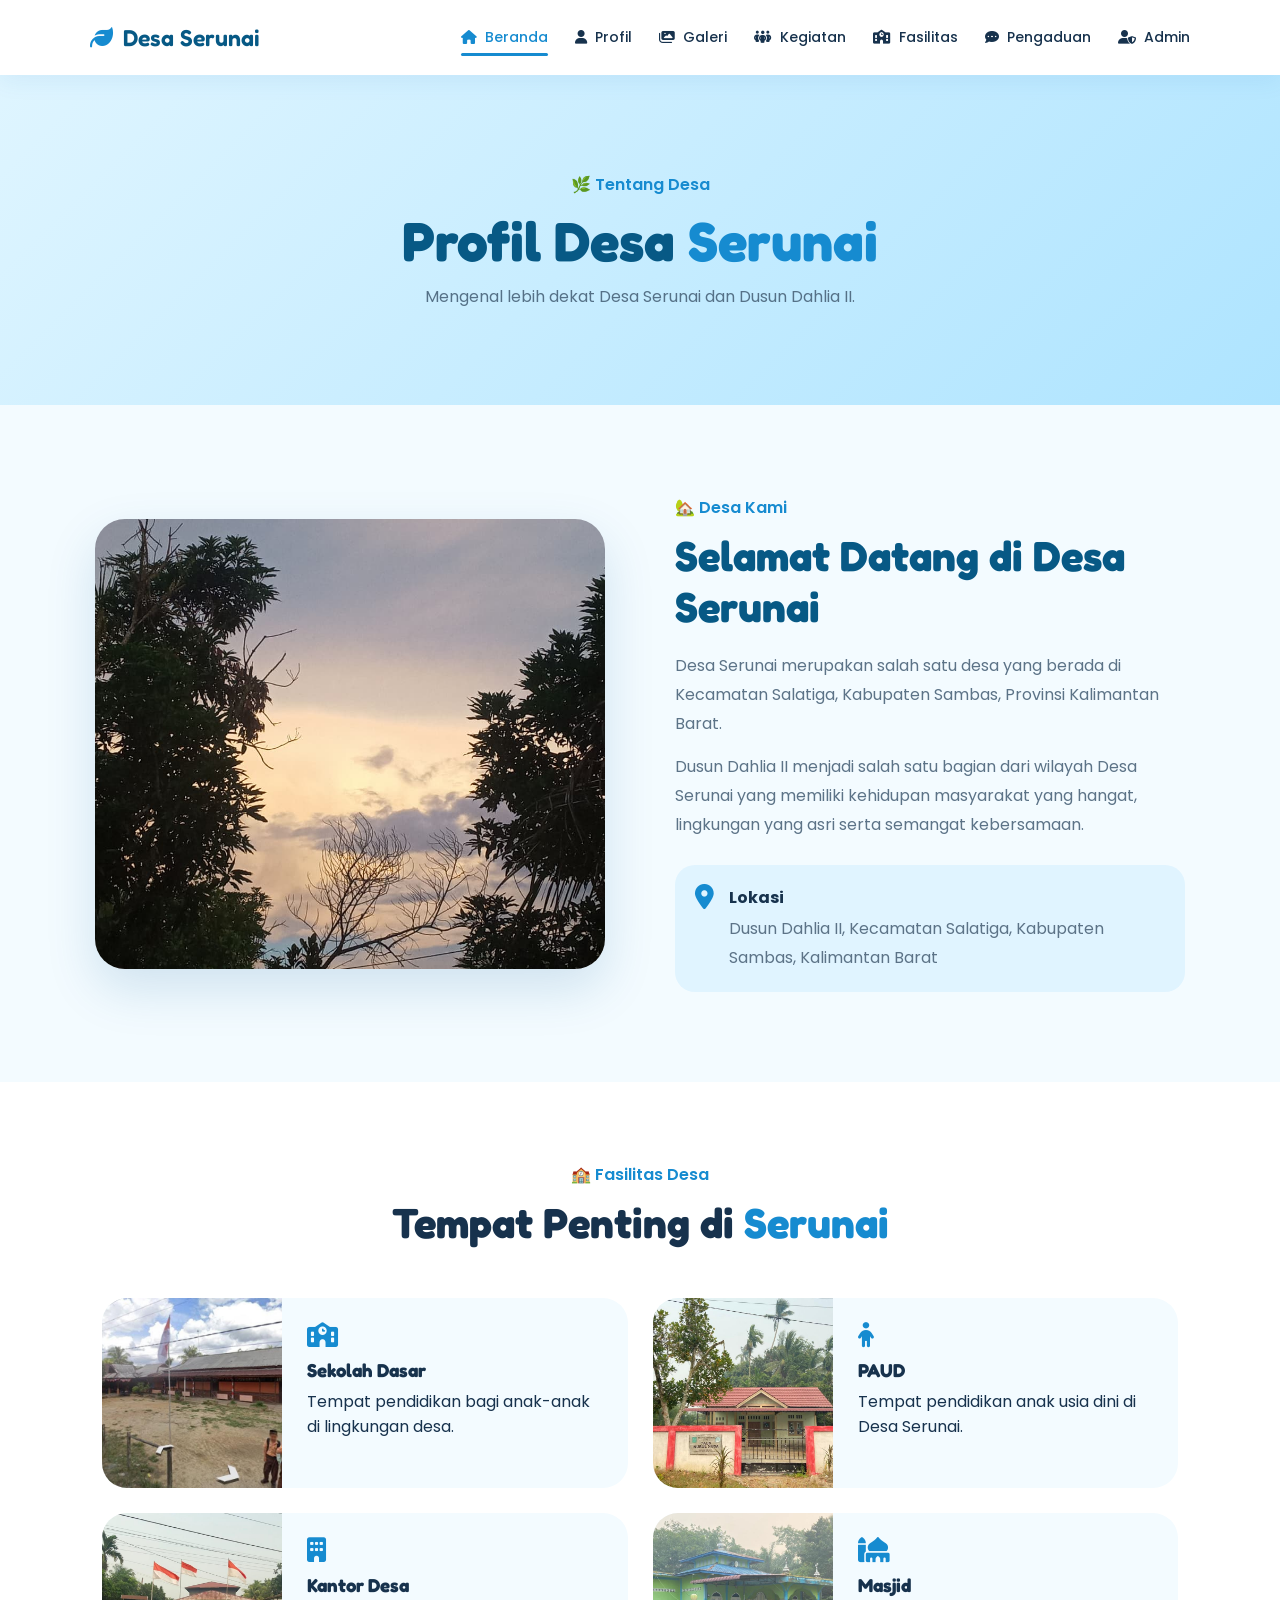
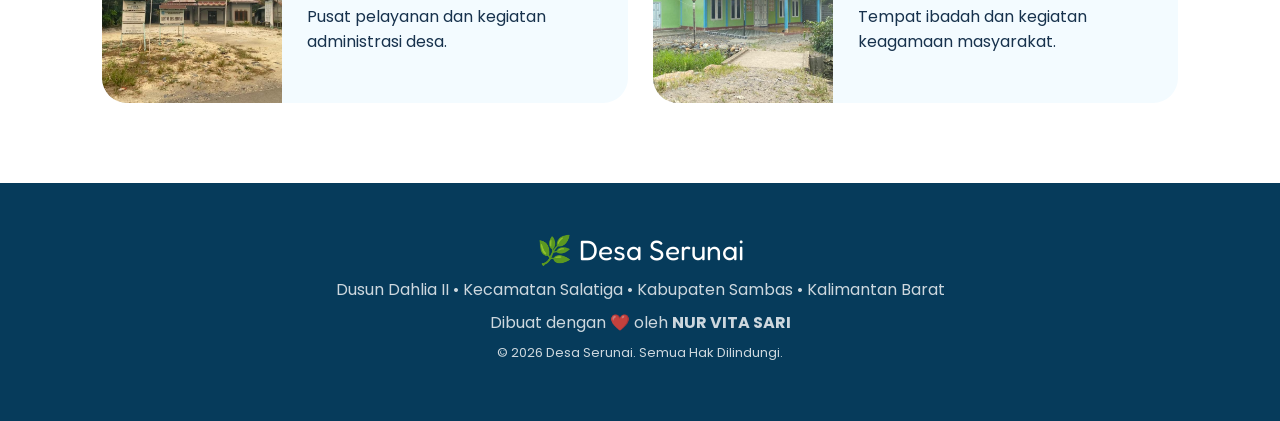
<file: profil.html>
<!DOCTYPE html>
<html lang="id">
<head>

<meta charset="UTF-8">
<meta name="viewport" content="width=device-width, initial-scale=1.0">

<title>Profil Desa Serunai</title>

<link rel="stylesheet" href="style.css">

<link href="https://fonts.googleapis.com/css2?family=Fredoka:wght@400;500;600;700&family=Poppins:wght@300;400;500;600;700&display=swap" rel="stylesheet">

<link rel="stylesheet"
href="https://cdnjs.cloudflare.com/ajax/libs/font-awesome/6.5.2/css/all.min.css">

</head>

<body>

<!-- =====================================================
                        NAVBAR
===================================================== -->
<nav class="navbar">

    <!-- LOGO -->
    <div class="logo">
        <i class="fa-solid fa-leaf"></i>
        <span>Desa Serunai</span>
    </div>

    <!-- MENU -->
    <div class="menu">

        <a href="index.html" class="active">
            <i class="fa-solid fa-house"></i>
            <span>Beranda</span>
        </a>

        <a href="profil.html">
            <i class="fa-solid fa-user"></i>
            <span>Profil</span>
        </a>

        <a href="galeri.html">
            <i class="fa-solid fa-images"></i>
            <span>Galeri</span>
        </a>

        <a href="kegiatan.html">
            <i class="fa-solid fa-people-group"></i>
            <span>Kegiatan</span>
        </a>

        <a href="fasilitas.html">
            <i class="fa-solid fa-school"></i>
            <span>Fasilitas</span>
        </a>

        <a href="pengaduan.html">
            <i class="fa-solid fa-comment-dots"></i>
            <span>Pengaduan</span>
        </a>

        <a href="login.html">
            <i class="fa-solid fa-user-shield"></i>
            <span>Admin</span>
        </a>

    </div>

    <!-- MENU MOBILE -->
    <div
        class="menu-btn"
        role="button"
        tabindex="0"
        aria-label="Buka menu"
    >
        <i class="fa-solid fa-bars"></i>
    </div>

</nav>


<section class="page-header">

<div>

<span>🌿 Tentang Desa</span>

<h1>
Profil Desa <b>Serunai</b>
</h1>

<p>
Mengenal lebih dekat Desa Serunai
dan Dusun Dahlia II.
</p>

</div>

</section>


<section class="profile-section">

<div class="profile-image">

<img src="foto/keindahan.jpg"
alt="Desa Serunai">

</div>


<div class="profile-text">

<span class="label">
🏡 Desa Kami
</span>

<h2>
Selamat Datang di
Desa Serunai
</h2>

<p>
Desa Serunai merupakan salah satu desa
yang berada di Kecamatan Salatiga,
Kabupaten Sambas, Provinsi Kalimantan Barat.
</p>

<p>
Dusun Dahlia II menjadi salah satu bagian
dari wilayah Desa Serunai yang memiliki
kehidupan masyarakat yang hangat,
lingkungan yang asri serta semangat
kebersamaan.
</p>

<div class="location-box">

<i class="fa-solid fa-location-dot"></i>

<div>

<strong>Lokasi</strong>

<p>
Dusun Dahlia II, Kecamatan Salatiga,
Kabupaten Sambas, Kalimantan Barat
</p>

</div>

</div>

</div>

</section>


<section class="facilities">

<div class="section-title">

<span>🏫 Fasilitas Desa</span>

<h2>
Tempat Penting di <b>Serunai</b>
</h2>

</div>


<div class="facility-grid">


<div class="facility-card">

<img src="foto/sd.jpg">

<div>
<i class="fa-solid fa-school"></i>
<h3>Sekolah Dasar</h3>
<p>
Tempat pendidikan bagi anak-anak
di lingkungan desa.
</p>
</div>

</div>


<div class="facility-card">

<img src="foto/paud.jpg">

<div>
<i class="fa-solid fa-child"></i>
<h3>PAUD</h3>
<p>
Tempat pendidikan anak usia dini
di Desa Serunai.
</p>
</div>

</div>


<div class="facility-card">

<img src="foto/kantor-desa.jpg">

<div>
<i class="fa-solid fa-building"></i>
<h3>Kantor Desa</h3>
<p>
Pusat pelayanan dan kegiatan
administrasi desa.
</p>
</div>

</div>


<div class="facility-card">

<img src="foto/masjid.jpg">

<div>
<i class="fa-solid fa-mosque"></i>
<h3>Masjid</h3>
<p>
Tempat ibadah dan kegiatan
keagamaan masyarakat.
</p>
</div>

</div>


</div>

</section>


<footer>

<div class="footer-logo">
🌿 Desa Serunai
</div>

<p>
Dusun Dahlia II • Kecamatan Salatiga •
Kabupaten Sambas • Kalimantan Barat
</p>

<p class="created">
    Dibuat dengan ❤️ oleh <b>NUR VITA SARI</b>
</p>

<p class="copyright">
© 2026 Desa Serunai
</p>

</footer>

<script src="script.js"></script>

</body>
</html>
</file>
<file: style.css>
* {
    margin: 0;
    padding: 0;
    box-sizing: border-box;
}

html {
    scroll-behavior: smooth;
}

:root {
    --blue: #168bd0;
    --dark-blue: #075985;
    --light-blue: #e0f4ff;
    --sky: #7dd3fc;
    --white: #ffffff;
    --text: #17324d;
    --soft: #f3fbff;
}

body {
    font-family: "Poppins", sans-serif;
    background: var(--soft);
    color: var(--text);
    overflow-x: hidden;
}


/* =====================================================
                        NAVBAR
===================================================== */

.navbar {
    width: 100%;
    height: 75px;

    display: flex;
    align-items: center;
    justify-content: space-between;

    padding: 0 7%;

    background: rgba(255, 255, 255, 0.94);

    backdrop-filter: blur(15px);
    -webkit-backdrop-filter: blur(15px);

    position: sticky;
    top: 0;

    z-index: 9999;

    box-shadow:
        0 5px 25px rgba(0, 100, 180, 0.08);
}


/* LOGO */

.logo {
    display: flex;
    align-items: center;

    gap: 10px;

    font-family: "Fredoka", sans-serif;

    font-size: 23px;
    font-weight: 600;

    color: var(--dark-blue);

    text-decoration: none;

    white-space: nowrap;
}

.logo i {
    color: var(--blue);
}

.logo span {
    color: var(--dark-blue);
}


/* MENU DESKTOP */

.menu {
    display: flex;

    align-items: center;

    gap: 27px;
}


/* LINK MENU */

.menu a {
    color: var(--text);

    text-decoration: none;

    font-weight: 500;

    font-size: 14px;

    position: relative;

    transition: 0.3s;

    white-space: nowrap;
}


/* HOVER & ACTIVE */

.menu a:hover,
.menu a.active {
    color: var(--blue);
}


/* GARIS BAWAH */

.menu a::after {
    content: "";

    position: absolute;

    width: 0;
    height: 3px;

    background: var(--blue);

    left: 50%;

    bottom: -8px;

    border-radius: 10px;

    transition: 0.3s;
}

.menu a:hover::after,
.menu a.active::after {
    width: 100%;

    left: 0;
}


/* ICON MENU */

.menu a i {
    margin-right: 4px;
}


/* TOMBOL MOBILE */

.menu-btn {
    display: none;

    width: 42px;
    height: 42px;

    align-items: center;
    justify-content: center;

    font-size: 22px;

    color: var(--blue);

    cursor: pointer;

    border-radius: 10px;

    transition:
        background 0.25s,
        transform 0.25s;

    user-select: none;
}

.menu-btn:hover {
    background: var(--light-blue);
}

.menu-btn:active {
    transform: scale(0.94);
}


/* =====================================================
                        HERO
===================================================== */

.hero {
    min-height: 650px;

    display: flex;

    align-items: center;

    justify-content: space-between;

    padding: 70px 9%;

    position: relative;

    overflow: hidden;

    background:
        linear-gradient(
            135deg,
            #e8f8ff,
            #c5edff,
            #f4fcff
        );
}

.hero::before {
    content: "";

    width: 500px;
    height: 500px;

    background: #8bdcff;

    position: absolute;

    border-radius: 50%;

    right: -200px;
    top: -200px;

    opacity: 0.3;

    animation: float 6s ease-in-out infinite;
}

.hero-content {
    max-width: 600px;

    z-index: 2;

    animation: fadeLeft 1s ease;
}

.small-title {
    display: inline-block;

    background: white;

    padding: 10px 18px;

    border-radius: 30px;

    color: var(--blue);

    box-shadow:
        0 8px 25px rgba(0, 100, 180, 0.1);

    margin-bottom: 20px;
}

.hero h1 {
    font-family: "Fredoka", sans-serif;

    font-size: clamp(55px, 8vw, 90px);

    line-height: 1;

    color: var(--dark-blue);
}

.hero h1 span {
    color: var(--blue);
}

.hero h2 {
    font-family: "Fredoka", sans-serif;

    font-size: 35px;

    color: #3498db;

    margin-top: 12px;
}

.hero p {
    margin-top: 15px;

    font-size: 17px;

    color: #46657b;
}

.hero-buttons {
    display: flex;

    gap: 15px;

    margin-top: 35px;
}

.btn,
.btn-outline {
    display: inline-flex;

    align-items: center;

    gap: 10px;

    padding: 14px 23px;

    border-radius: 30px;

    text-decoration: none;

    font-weight: 600;

    transition: 0.3s;
}

.btn {
    background: var(--blue);

    color: white;

    box-shadow:
        0 10px 25px rgba(22, 139, 208, 0.3);
}

.btn:hover {
    transform: translateY(-5px);

    box-shadow:
        0 15px 35px rgba(22, 139, 208, 0.4);
}

.btn-outline {
    border: 2px solid var(--blue);

    color: var(--blue);
}

.btn-outline:hover {
    background: var(--blue);

    color: white;

    transform: translateY(-5px);
}


/* =====================================================
                      HERO IMAGE
===================================================== */

.hero-image {
    position: relative;

    width: 450px;
    height: 450px;

    display: flex;

    align-items: center;

    justify-content: center;

    animation: fadeRight 1s ease;
}

.image-circle {
    width: 390px;
    height: 390px;

    border-radius: 50%;

    overflow: hidden;

    border: 12px solid white;

    box-shadow:
        0 20px 60px rgba(0, 80, 150, 0.2);

    animation: floating 5s ease-in-out infinite;
}

.image-circle img {
    width: 100%;
    height: 100%;

    object-fit: cover;
}

.floating-card {
    position: absolute;

    background: white;

    padding: 12px 18px;

    border-radius: 20px;

    box-shadow:
        0 10px 30px rgba(0, 80, 150, 0.15);

    display: flex;

    gap: 8px;

    align-items: center;

    font-weight: 600;

    animation: floating 4s ease-in-out infinite;
}

.card-one {
    left: 0;
    top: 80px;
}

.card-two {
    right: 0;
    bottom: 80px;

    animation-delay: 1s;
}

.cloud {
    position: absolute;

    font-size: 60px;

    opacity: 0.5;

    animation:
        cloudMove 15s linear infinite;
}

.cloud1 {
    top: 80px;
    left: 5%;
}

.cloud2 {
    top: 150px;
    right: 5%;

    animation-delay: 5s;
}


/* =====================================================
                       SECTION
===================================================== */

.section {
    padding: 90px 8%;
}

.section-title {
    text-align: center;

    max-width: 700px;

    margin: auto auto 50px;
}

.section-title span,
.page-header span {
    color: var(--blue);

    font-weight: 600;
}

.section-title h2 {
    font-family: "Fredoka", sans-serif;

    font-size: 42px;

    margin: 10px 0;
}

.section-title h2 b {
    color: var(--blue);
}

.section-title p {
    color: #60788c;
}


/* =====================================================
                     INFO CARDS
===================================================== */

.info-cards {
    display: grid;

    grid-template-columns:
        repeat(3, 1fr);

    gap: 25px;

    max-width: 1100px;

    margin: auto;
}

.info-card {
    background: white;

    padding: 35px 30px;

    border-radius: 25px;

    text-align: center;

    box-shadow:
        0 10px 35px rgba(0, 80, 150, 0.08);

    transition: 0.4s;
}

.info-card:hover {
    transform: translateY(-12px);

    box-shadow:
        0 20px 45px rgba(0, 100, 180, 0.15);
}

.icon {
    width: 70px;
    height: 70px;

    margin: auto auto 20px;

    border-radius: 20px;

    display: flex;

    align-items: center;

    justify-content: center;

    background: var(--light-blue);

    color: var(--blue);

    font-size: 28px;
}

.info-card h3 {
    font-family: "Fredoka", sans-serif;

    font-size: 23px;

    margin-bottom: 10px;
}


/* =====================================================
                    BLUE SECTION
===================================================== */

.blue-section {
    background:
        linear-gradient(
            135deg,
            #087bbd,
            #28a9e8
        );

    padding: 90px 8%;

    position: relative;
}

.white {
    color: white;
}

.white span,
.white h2,
.white p {
    color: white;
}

.gallery-preview {
    max-width: 1100px;

    margin: auto;

    display: grid;

    grid-template-columns:
        1.5fr 1fr 1fr;

    gap: 20px;
}

.gallery-item {
    height: 270px;

    position: relative;

    border-radius: 25px;

    overflow: hidden;

    box-shadow:
        0 15px 35px rgba(0, 50, 100, 0.2);
}

.gallery-item.large {
    height: 350px;
}

.gallery-item img {
    width: 100%;
    height: 100%;

    object-fit: cover;

    transition: 0.6s;
}

.gallery-item:hover img {
    transform: scale(1.1);
}

.gallery-caption {
    position: absolute;

    bottom: 0;
    left: 0;
    right: 0;

    padding: 25px 20px 20px;

    color: white;

    font-weight: 600;

    background:
        linear-gradient(
            transparent,
            rgba(0, 0, 0, 0.7)
        );
}

.center {
    text-align: center;

    margin-top: 40px;
}

.white-btn {
    background: white;

    color: var(--blue);
}


/* =====================================================
                    PAGE HEADER
===================================================== */

.page-header {
    min-height: 330px;

    display: flex;

    flex-direction: column;

    align-items: center;

    justify-content: center;

    text-align: center;

    padding: 50px 20px;

    background:
        linear-gradient(
            135deg,
            #dff5ff,
            #aee4ff
        );

    position: relative;

    overflow: hidden;
}

.page-header h1 {
    font-family: "Fredoka", sans-serif;

    font-size: 55px;

    color: var(--dark-blue);

    margin: 10px;
}

.page-header h1 b {
    color: var(--blue);
}

.page-header p {
    color: #557187;
}


/* =====================================================
                       PROFILE
===================================================== */

.profile-section {
    max-width: 1150px;

    margin: auto;

    padding: 90px 30px;

    display: grid;

    grid-template-columns:
        1fr 1fr;

    gap: 70px;

    align-items: center;
}

.profile-image {
    border-radius: 30px;

    overflow: hidden;

    box-shadow:
        0 20px 50px rgba(0, 90, 150, 0.15);
}

.profile-image img {
    width: 100%;
    height: 450px;

    object-fit: cover;

    display: block;

    transition: 0.5s;
}

.profile-image:hover img {
    transform: scale(1.05);
}

.label {
    color: var(--blue);

    font-weight: 600;
}

.profile-text h2 {
    font-family: "Fredoka", sans-serif;

    font-size: 42px;

    color: var(--dark-blue);

    margin: 10px 0 20px;
}

.profile-text p {
    color: #5c7387;

    line-height: 1.8;

    margin-bottom: 15px;
}

.location-box {
    display: flex;

    gap: 15px;

    margin-top: 25px;

    padding: 20px;

    background: var(--light-blue);

    border-radius: 20px;
}

.location-box i {
    color: var(--blue);

    font-size: 25px;
}

.location-box p {
    margin: 5px 0 0;
}


/* =====================================================
                      FACILITIES
===================================================== */

.facilities {
    padding: 80px 8%;

    background: white;
}

.facility-grid {
    max-width: 1100px;

    margin: auto;

    display: grid;

    grid-template-columns:
        repeat(2, 1fr);

    gap: 25px;
}

.facility-card {
    background: var(--soft);

    border-radius: 25px;

    overflow: hidden;

    display: grid;

    grid-template-columns: 180px 1fr;

    transition: 0.4s;
}

.facility-card:hover {
    transform: translateY(-8px);
}

.facility-card img {
    width: 100%;
    height: 190px;

    object-fit: cover;
}

.facility-card > div {
    padding: 25px;
}

.facility-card i {
    color: var(--blue);

    font-size: 25px;
}

.facility-card h3 {
    font-family: "Fredoka", sans-serif;

    margin: 8px 0;
}


/* =====================================================
                       GALLERY
===================================================== */

.gallery-page {
    max-width: 1200px;

    margin: auto;

    padding: 80px 30px;

    display: grid;

    grid-template-columns:
        repeat(3, 1fr);

    gap: 25px;
}

.gallery-box {
    background: white;

    border-radius: 25px;

    overflow: hidden;

    box-shadow:
        0 10px 30px rgba(0, 80, 150, 0.08);

    transition: 0.4s;
}

.gallery-box:hover {
    transform:
        translateY(-10px)
        rotate(0.5deg);
}

.gallery-box img {
    width: 100%;
    height: 250px;

    object-fit: cover;

    transition: 0.5s;
}

.gallery-box:hover img {
    transform: scale(1.08);
}

.gallery-info {
    padding: 20px;
}

.gallery-info h3 {
    font-family: "Fredoka", sans-serif;

    color: var(--dark-blue);
}

.gallery-info p {
    color: #70889a;

    margin-top: 5px;
}


/* =====================================================
                      ACTIVITY
===================================================== */

.activity-section {
    max-width: 1000px;

    margin: auto;

    padding: 80px 30px;
}

.activity-card {
    display: grid;

    grid-template-columns:
        1fr 1fr;

    background: white;

    border-radius: 30px;

    overflow: hidden;

    margin-bottom: 30px;

    box-shadow:
        0 15px 40px rgba(0, 80, 150, 0.1);

    transition: 0.4s;
}

.activity-card:hover {
    transform: translateY(-8px);
}

.activity-image {
    height: 330px;

    position: relative;

    overflow: hidden;
}

.activity-image img {
    width: 100%;
    height: 100%;

    object-fit: cover;

    transition: 0.6s;
}

.activity-card:hover img {
    transform: scale(1.08);
}

.activity-image span {
    position: absolute;

    top: 20px;
    left: 20px;

    background: white;

    padding: 12px;

    border-radius: 15px;

    font-size: 25px;
}

.activity-content {
    padding: 45px;

    display: flex;

    flex-direction: column;

    justify-content: center;
}

.activity-content h2 {
    font-family: "Fredoka", sans-serif;

    font-size: 32px;

    color: var(--dark-blue);

    margin-bottom: 15px;
}

.activity-content p {
    color: #637c8e;

    line-height: 1.8;
}


/* =====================================================
                      CONTACT
===================================================== */

.contact-section {
    max-width: 1100px;

    margin: auto;

    padding: 80px 30px;

    display: grid;

    grid-template-columns:
        0.8fr 1.2fr;

    gap: 40px;
}

.contact-info {
    display: flex;

    flex-direction: column;

    gap: 20px;
}

.contact-card {
    display: flex;

    align-items: center;

    gap: 20px;

    padding: 25px;

    background: white;

    border-radius: 22px;

    box-shadow:
        0 10px 30px rgba(0, 80, 150, 0.08);

    transition: 0.3s;
}

.contact-card:hover {
    transform: translateX(8px);
}

.contact-icon {
    min-width: 60px;
    height: 60px;

    display: flex;

    align-items: center;

    justify-content: center;

    background: var(--light-blue);

    border-radius: 18px;

    font-size: 25px;
}

.contact-card h3 {
    font-family: "Fredoka", sans-serif;

    color: var(--dark-blue);
}

.contact-card p {
    color: #668093;

    margin-top: 5px;
}

.map-box {
    background: white;

    padding: 20px;

    border-radius: 25px;

    box-shadow:
        0 10px 30px rgba(0, 80, 150, 0.08);
}

.map-box h2 {
    font-family: "Fredoka", sans-serif;

    color: var(--dark-blue);

    margin-bottom: 15px;
}

.map {
    height: 400px;

    border-radius: 20px;

    overflow: hidden;
}

.map iframe {
    width: 100%;
    height: 100%;

    border: 0;
}


/* =====================================================
                       FOOTER
===================================================== */

footer {
    padding: 50px 20px;

    text-align: center;

    background: #063b5b;

    color: white;
}

.footer-logo {
    font-family: "Fredoka", sans-serif;

    font-size: 28px;

    margin-bottom: 10px;
}

footer p {
    opacity: 0.8;

    margin: 8px;
}

.social {
    display: flex;

    justify-content: center;

    gap: 15px;

    margin: 20px 0;
}

.social a {
    width: 42px;
    height: 42px;

    display: flex;

    align-items: center;

    justify-content: center;

    border-radius: 50%;

    background: rgba(255, 255, 255, 0.1);

    color: white;

    text-decoration: none;

    transition: 0.3s;
}

.social a:hover {
    background: var(--blue);

    transform: translateY(-5px);
}

.copyright {
    font-size: 13px;
}


/* =====================================================
                     ANIMATIONS
===================================================== */

@keyframes floating {

    0%,
    100% {
        transform: translateY(0);
    }

    50% {
        transform: translateY(-15px);
    }

}

@keyframes float {

    0%,
    100% {
        transform: translateY(0);
    }

    50% {
        transform: translateY(30px);
    }

}

@keyframes fadeLeft {

    from {
        opacity: 0;

        transform:
            translateX(-50px);
    }

    to {
        opacity: 1;

        transform:
            translateX(0);
    }

}

@keyframes fadeRight {

    from {
        opacity: 0;

        transform:
            translateX(50px);
    }

    to {
        opacity: 1;

        transform:
            translateX(0);
    }

}

@keyframes cloudMove {

    from {
        transform:
            translateX(-100px);
    }

    to {
        transform:
            translateX(100px);
    }

}


/* =====================================================
                  RESPONSIVE - 1000PX
===================================================== */

@media (max-width: 1000px) {

    .menu {
        gap: 18px;
    }

}


/* =====================================================
                  RESPONSIVE - 850PX
                  MOBILE NAVBAR
===================================================== */

@media (max-width: 850px) {

    .navbar {
        height: 75px;

        padding:
            0 5%;
    }

    /* MENU MOBILE */

    .menu {

        position: absolute;

        top: 75px;

        left: 0;

        width: 100%;

        max-height: calc(100vh - 75px);

        overflow-y: auto;

        background:
            rgba(255, 255, 255, 0.98);

        backdrop-filter: blur(15px);

        -webkit-backdrop-filter: blur(15px);

        display: none;

        flex-direction: column;

        align-items: stretch;

        gap: 5px;

        padding: 18px 20px 22px;

        text-align: center;

        box-shadow:
            0 15px 30px rgba(0, 80, 150, 0.12);

        border-top:
            1px solid rgba(22, 139, 208, 0.08);

        animation:
            menuSlide 0.25s ease;
    }

    /* INI YANG MEMBUKA DROPDOWN */

    .menu.show {
        display: flex !important;
    }

    /* LINK MOBILE */

    .menu a {

        width: 100%;

        padding: 13px 15px;

        border-radius: 10px;

        font-size: 14px;

        color: var(--text);

        display: flex;

        align-items: center;

        justify-content: center;

        gap: 6px;

        transition:
            background 0.2s,
            color 0.2s,
            transform 0.2s;
    }

    .menu a:hover,
    .menu a.active {

        color: var(--blue);

        background:
            var(--light-blue);
    }

    .menu a:active {
        transform: scale(0.98);
    }

    /* MATIKAN GARIS BAWAH PADA MOBILE */

    .menu a::after {
        display: none;
    }

    /* TOMBOL HAMBURGER */

    .menu-btn {

        display: flex;

        flex-shrink: 0;
    }

    /* HERO */

    .hero {
        flex-direction: column;

        text-align: center;

        gap: 50px;
    }

    .hero-buttons {
        justify-content: center;
    }

    .hero-image {
        width: 350px;
        height: 350px;
    }

    .image-circle {
        width: 300px;
        height: 300px;
    }

    .info-cards {
        grid-template-columns: 1fr;
    }

    .gallery-preview {
        grid-template-columns: 1fr;
    }

    .gallery-item,
    .gallery-item.large {
        height: 300px;
    }

    .profile-section {
        grid-template-columns: 1fr;
    }

    .facility-grid {
        grid-template-columns: 1fr;
    }

    .gallery-page {
        grid-template-columns:
            1fr 1fr;
    }

    .contact-section {
        grid-template-columns: 1fr;
    }

}


/* =====================================================
                     MOBILE 600PX
===================================================== */

@media (max-width: 600px) {

    .navbar {
        padding: 0 5%;
    }

    .logo {
        font-size: 20px;
    }

    .menu-btn {
        width: 40px;
        height: 40px;

        font-size: 22px;
    }

    .hero {
        padding: 60px 6%;
    }

    .hero h1 {
        font-size: 60px;
    }

    .hero h2 {
        font-size: 28px;
    }

    .hero-buttons {
        flex-direction: column;
    }

    .btn,
    .btn-outline {
        justify-content: center;
    }

    .page-header h1 {
        font-size: 40px;
    }

    .gallery-page {
        grid-template-columns: 1fr;
    }

    .facility-card {
        grid-template-columns: 1fr;
    }

    .activity-card {
        grid-template-columns: 1fr;
    }

    .activity-image {
        height: 260px;
    }

}


/* =====================================================
                    MOBILE 400PX
===================================================== */

@media (max-width: 400px) {

    .logo {
        font-size: 18px;
    }

    .logo i {
        font-size: 17px;
    }

    .menu {
        padding-left: 14px;
        padding-right: 14px;
    }

    .hero h1 {
        font-size: 50px;
    }

}


/* =====================================================
                 NAVBAR ANIMATION
===================================================== */

@keyframes menuSlide {

    from {
        opacity: 0;

        transform:
            translateY(-8px);
    }

    to {
        opacity: 1;

        transform:
            translateY(0);
    }

}
</file>
